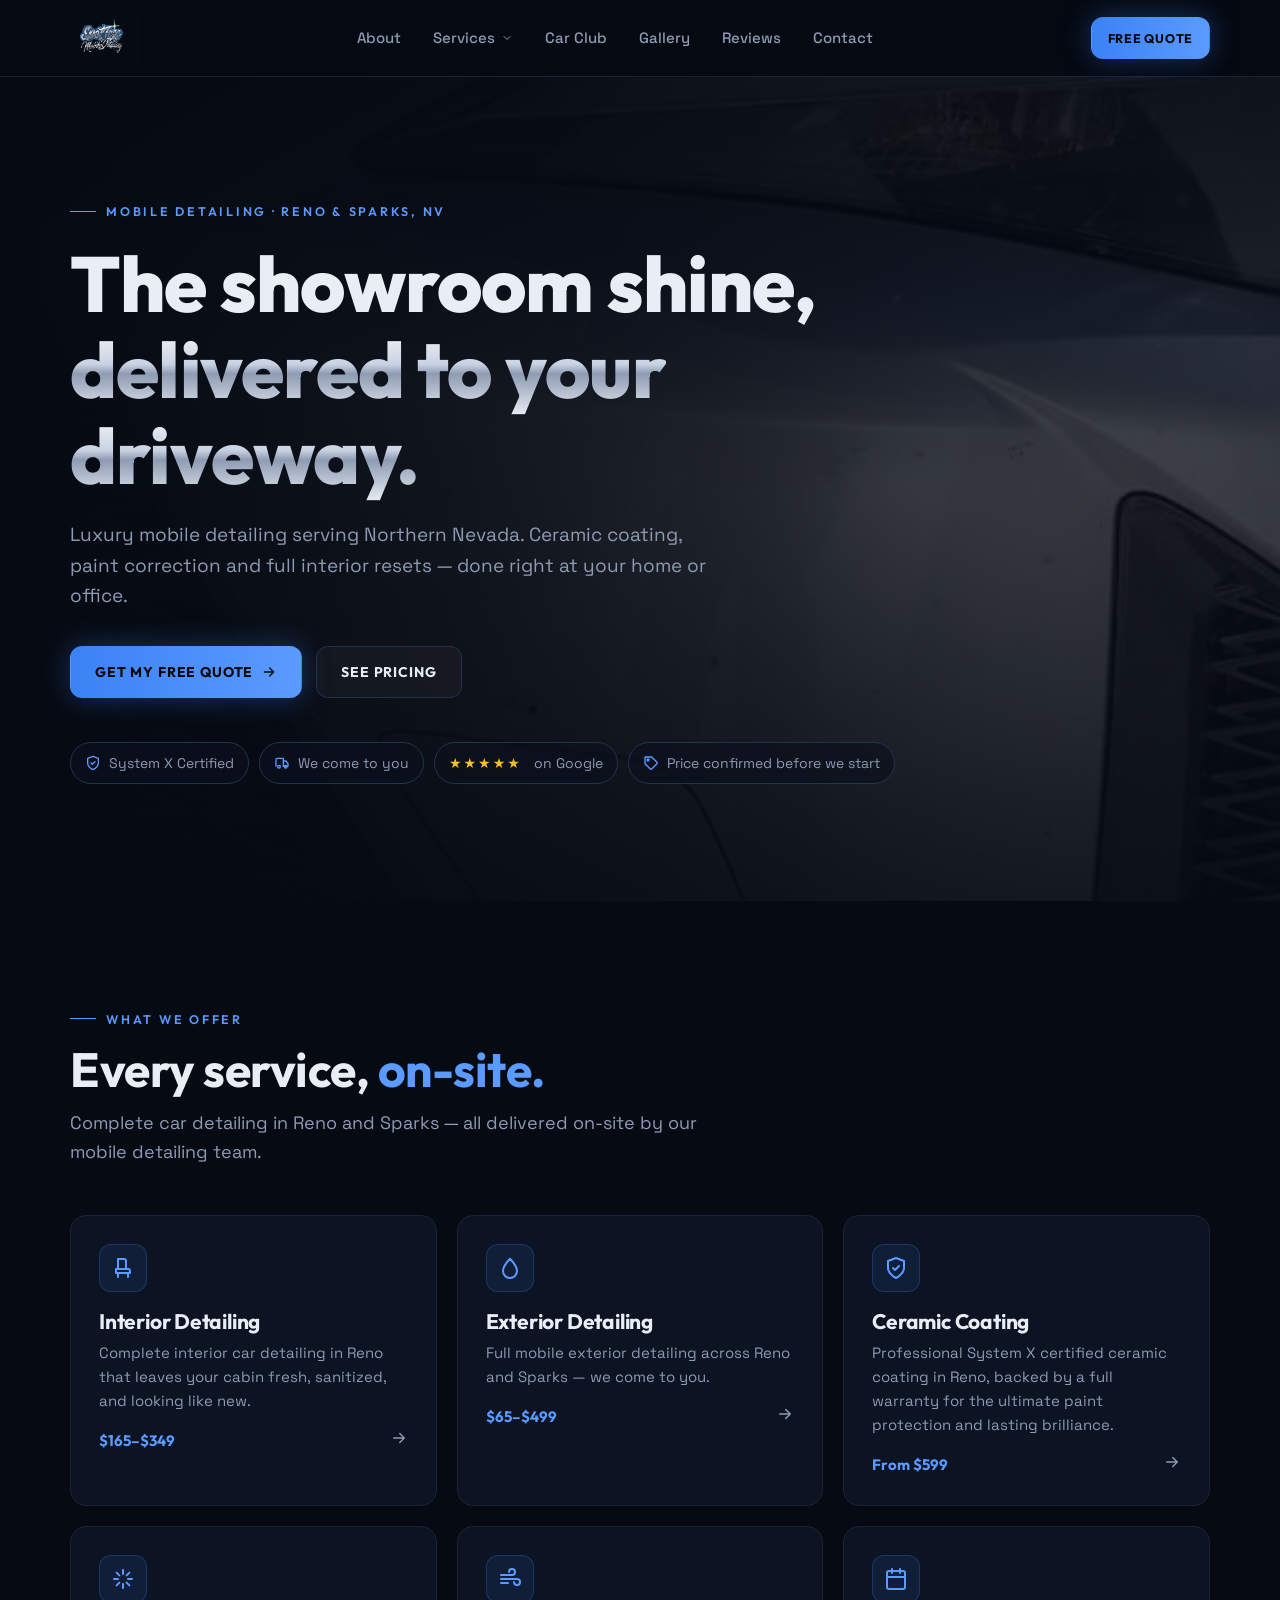
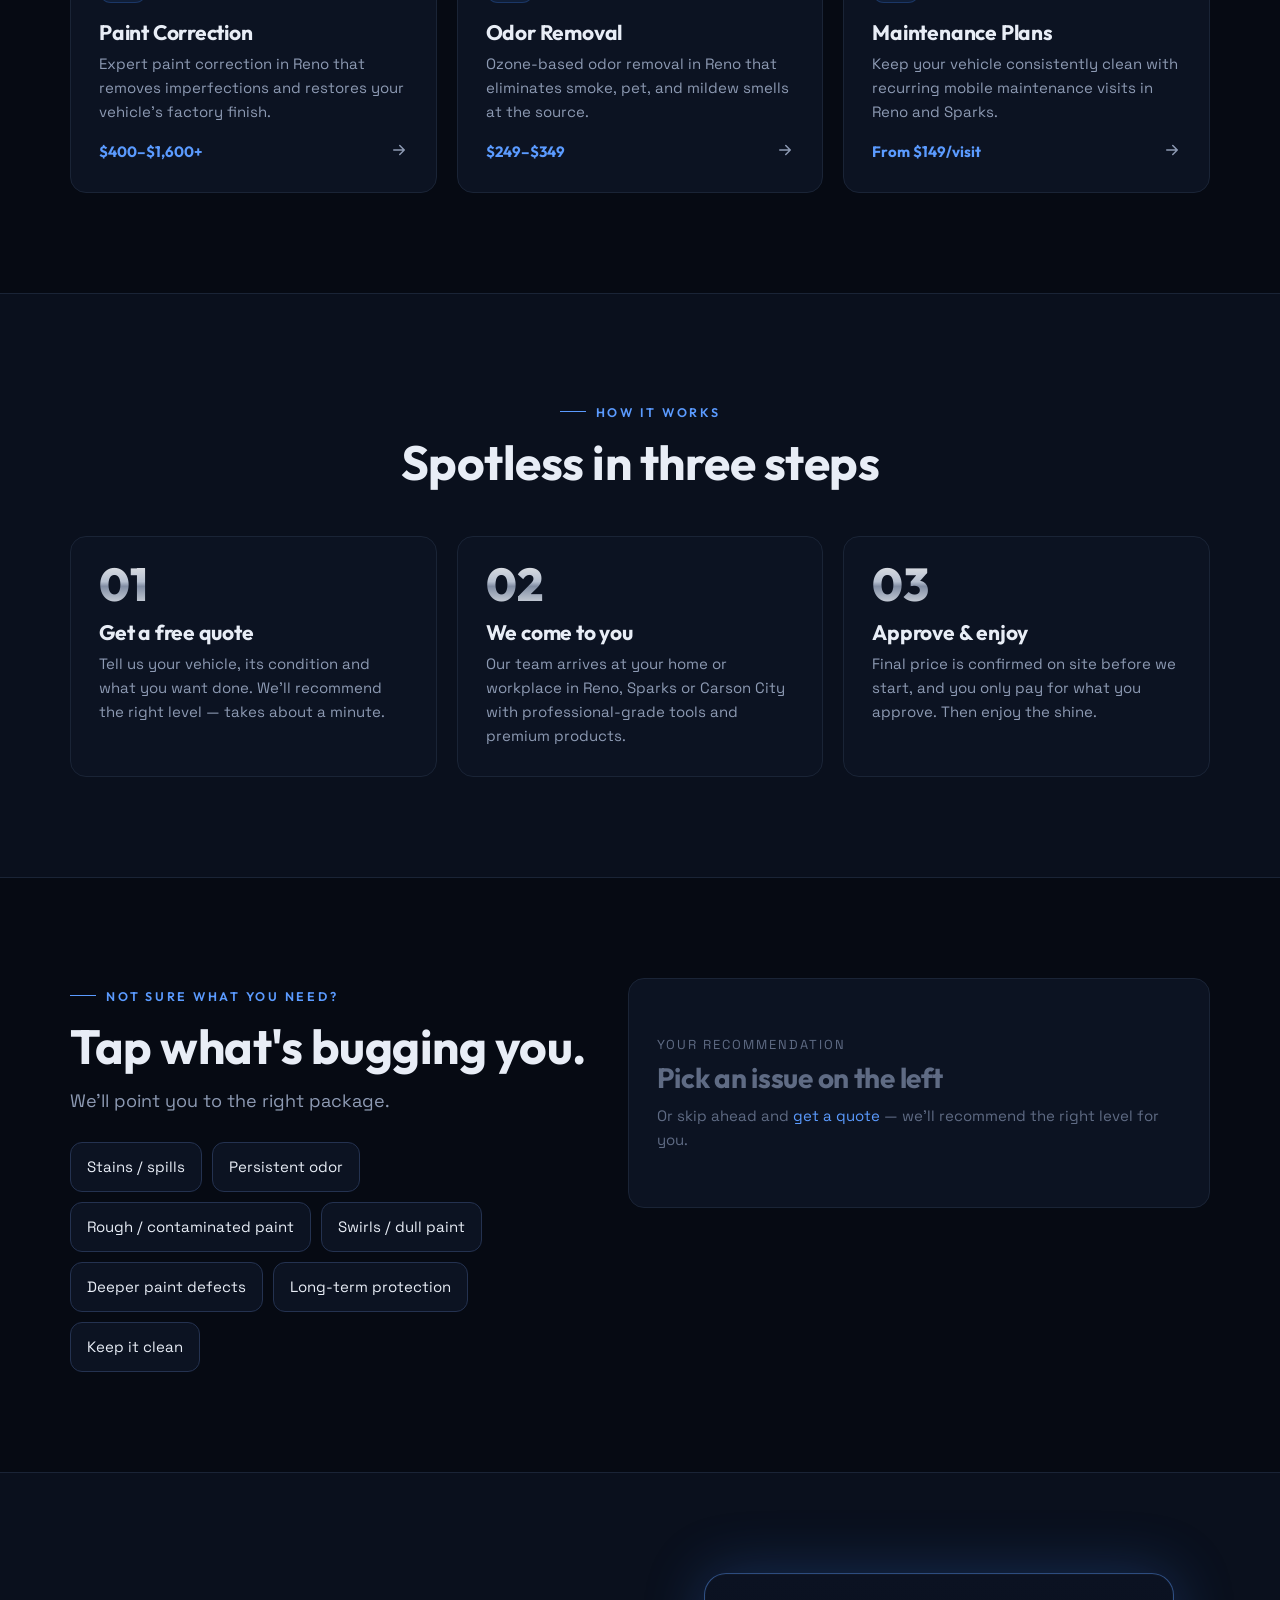
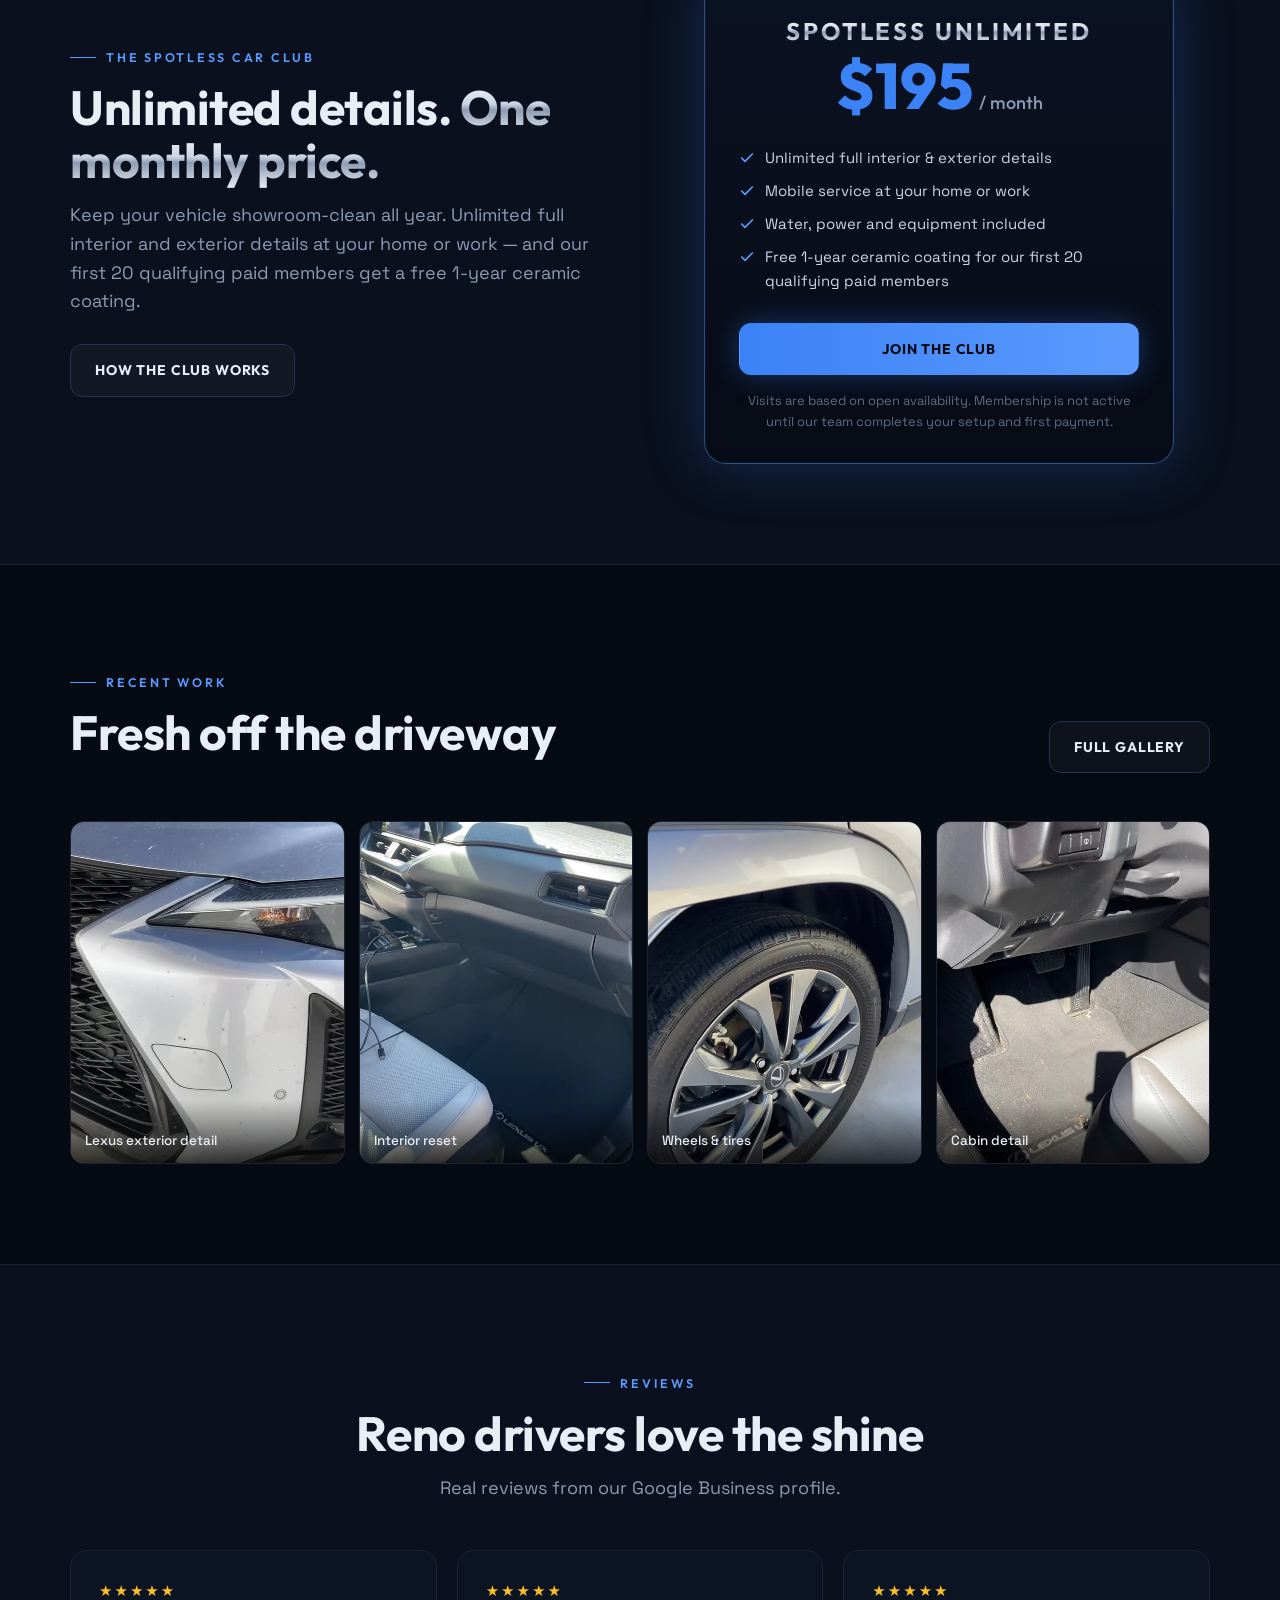
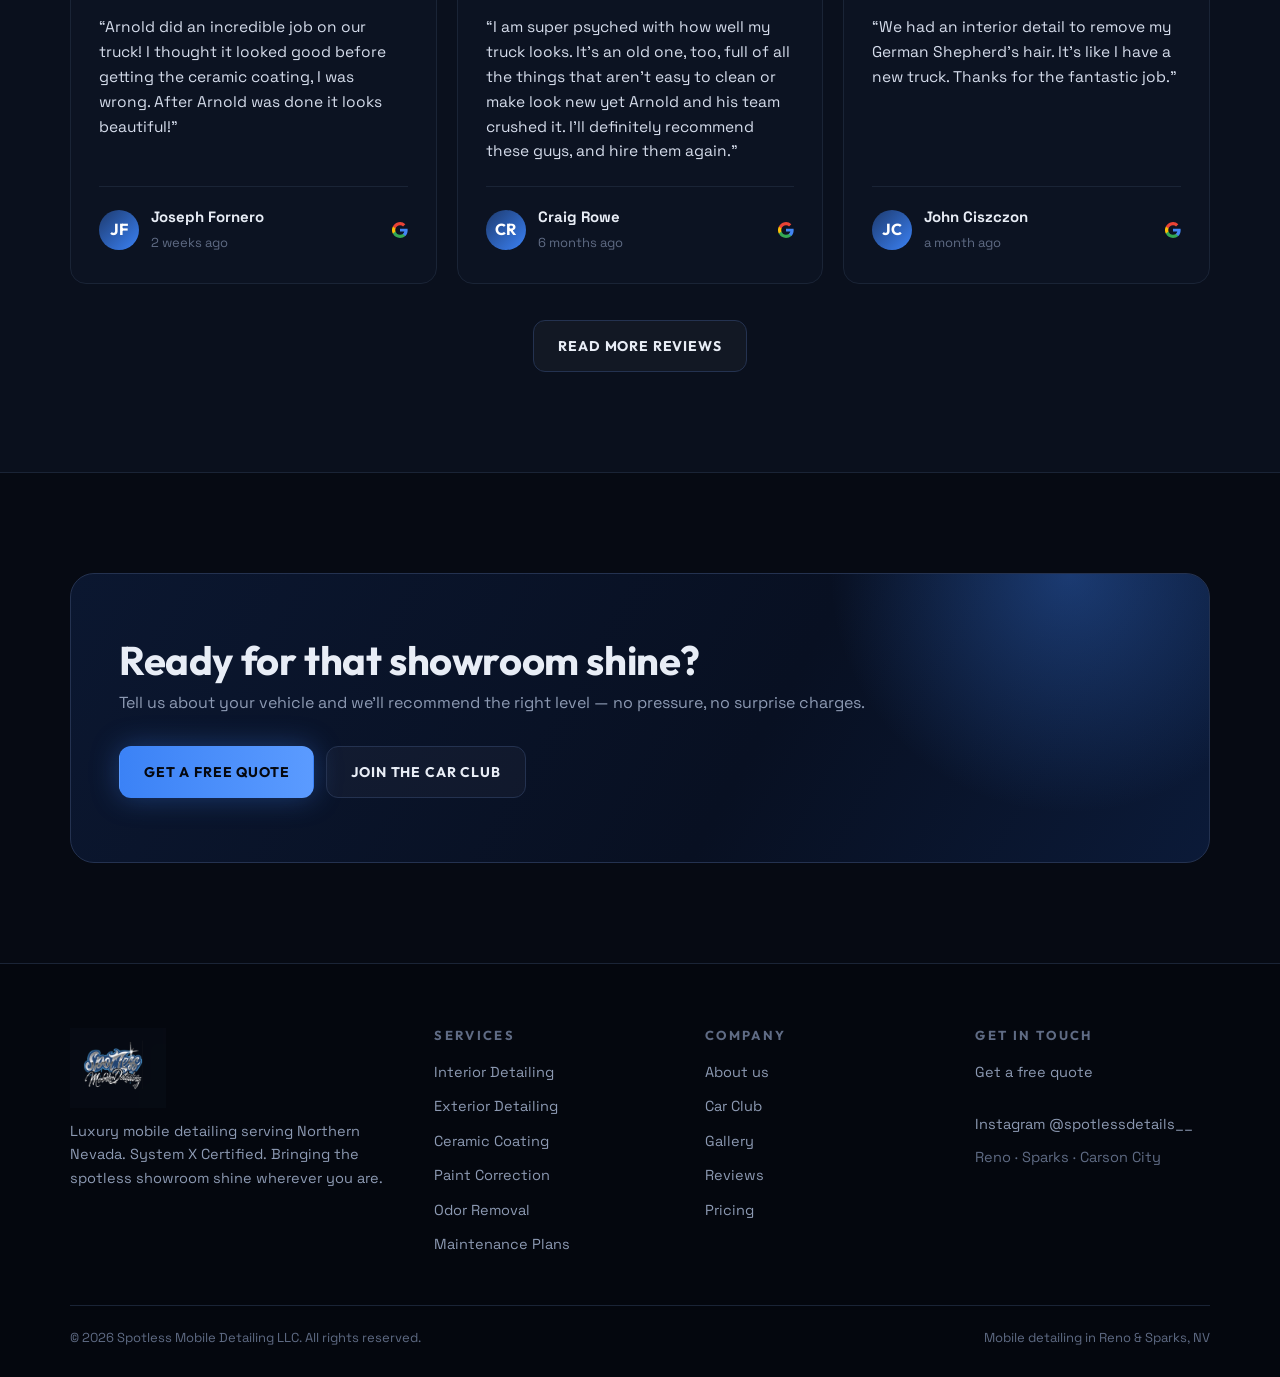
<file: index.html>
<!doctype html>
<html lang="en">
<head>
<meta charset="utf-8">
<meta name="viewport" content="width=device-width, initial-scale=1, viewport-fit=cover">
<title>Mobile Detailing Reno | Spotless Mobile Detailing</title>
<meta name="description" content="Luxury mobile detailing in Reno & Sparks, NV. System X certified ceramic coating, paint correction & interior detailing. We come to you — get your free quote.">
<link rel="canonical" href="https://spotlessdetailingreno.com/">
<meta name="theme-color" content="#060a13">
<meta property="og:type" content="website"><meta property="og:title" content="Mobile Detailing Reno | Spotless Mobile Detailing"><meta property="og:description" content="Luxury mobile detailing in Reno & Sparks, NV. System X certified ceramic coating, paint correction & interior detailing. We come to you — get your free quote.">
<meta property="og:url" content="https://spotlessdetailingreno.com/"><meta property="og:image" content="https://spotlessdetailingreno.com/assets/img/corvette.jpg">
<meta name="twitter:card" content="summary_large_image">
<link rel="icon" href="/assets/img/favicon.png">
<link rel="preconnect" href="https://fonts.googleapis.com"><link rel="preconnect" href="https://fonts.gstatic.com" crossorigin>
<link href="https://fonts.googleapis.com/css2?family=Outfit:wght@500;600;700;800&family=Space+Grotesk:wght@400;500;600&display=swap" rel="stylesheet">
<link rel="stylesheet" href="/assets/css/style.css">
<script type="application/ld+json">{"@context":"https://schema.org","@type":"AutoWash","name":"Spotless Mobile Detailing","alternateName":"Spotless Mobile Detailing LLC","url":"https://spotlessdetailingreno.com","logo":"https://spotlessdetailingreno.com/assets/img/logo.png","image":"https://spotlessdetailingreno.com/assets/img/corvette.jpg","description":"Luxury mobile detailing serving Reno, Sparks, Carson City and Northern Nevada. System X certified ceramic coating, paint correction and interior detailing.","areaServed":["Reno NV","Sparks NV","Carson City NV","Northern Nevada"],"priceRange":"$65–$1,600+","sameAs":["https://www.instagram.com/spotlessdetails__/"]}</script>
</head>
<body>
<a class="skip" href="#main">Skip to content</a>
<header class="hdr"><div class="wrap">
  <a class="brand" href="/" aria-label="Spotless Mobile Detailing home"><img src="/assets/img/logo.png" alt="Spotless Mobile Detailing" width="247" height="205"></a>
  <nav class="nav" aria-label="Main">
    <a href="/about">About</a>
    <div class="dd"><button aria-expanded="false" aria-haspopup="true">Services <svg viewBox="0 0 24 24" fill="none" stroke="currentColor" stroke-width="2" stroke-linecap="round" stroke-linejoin="round" aria-hidden="true" ><path d="m6 9 6 6 6-6"/></svg></button>
      <div class="dd-menu"><a href="/services#interior">Interior Detailing<small>$165–$349</small></a><a href="/services#exterior">Exterior Detailing<small>$65–$499</small></a><a href="/services#ceramic-coating">Ceramic Coating<small>From $599</small></a><a href="/services#paint-correction">Paint Correction<small>$400–$1,600+</small></a><a href="/services#odor-removal">Odor Removal<small>$249–$349</small></a><a href="/services#maintenance">Maintenance Plans<small>From $149/visit</small></a><a href="/services#pricing" style="color:var(--blue2)">All packages &amp; pricing →</a></div></div>
    <a href="/car-club">Car Club</a>
    <a href="/gallery">Gallery</a>
    <a href="/reviews">Reviews</a>
    <a href="/contact">Contact</a>
    <div class="mob-cta"><a class="btn btn-p" href="/contact">Get a free quote</a><a class="btn btn-g" href="/car-club">Join the car club</a></div>
  </nav>
  <div class="hdr-cta">
    <a class="btn btn-g btn-sm" data-phone href="#"><svg viewBox="0 0 24 24" fill="none" stroke="currentColor" stroke-width="2" stroke-linecap="round" stroke-linejoin="round" aria-hidden="true" style="width:15px;height:15px"><path d="M22 16.9v3a2 2 0 0 1-2.2 2 19.8 19.8 0 0 1-8.6-3.1 19.5 19.5 0 0 1-6-6A19.8 19.8 0 0 1 2.1 4.2 2 2 0 0 1 4.1 2h3a2 2 0 0 1 2 1.7c.1 1 .4 1.9.7 2.8a2 2 0 0 1-.5 2.1L8 9.9a16 16 0 0 0 6 6l1.3-1.3a2 2 0 0 1 2.1-.4c.9.3 1.8.6 2.8.7a2 2 0 0 1 1.7 2z"/></svg><span data-phone-text></span></a>
    <a class="btn btn-p btn-sm" href="/contact">Free quote</a>
    <button class="burger" aria-label="Menu" aria-expanded="false"><span></span></button>
  </div>
</div></header>
<main id="main">

<section class="hero">
  <div class="hero-media"><video data-auto autoplay muted loop playsinline preload="auto" poster="/assets/video/clip-01.jpg" src="/assets/video/hero.mp4" aria-hidden="true"></video></div>
  <div class="wrap">
    <span class="eyebrow">Mobile detailing · Reno &amp; Sparks, NV</span>
    <h1>The showroom shine, <span class="chrome">delivered to your driveway.</span></h1>
    <p class="lead">Luxury mobile detailing serving Northern Nevada. Ceramic coating, paint correction and full interior resets — done right at your home or office.</p>
    <div class="hero-ctas"><a class="btn btn-p" href="/contact">Get my free quote <svg viewBox="0 0 24 24" fill="none" stroke="currentColor" stroke-width="2" stroke-linecap="round" stroke-linejoin="round" aria-hidden="true" style="width:16px;height:16px"><path d="M5 12h14M13 6l6 6-6 6"/></svg></a><a class="btn btn-g" href="/services#pricing">See pricing</a></div>
    <div class="badges">
      <span class="badge"><svg viewBox="0 0 24 24" fill="none" stroke="currentColor" stroke-width="2" stroke-linecap="round" stroke-linejoin="round" aria-hidden="true" ><path d="M12 22s8-4 8-10V5l-8-3-8 3v7c0 6 8 10 8 10z"/><path d="m9 12 2 2 4-4"/></svg>System X Certified</span>
      <span class="badge"><svg viewBox="0 0 24 24" fill="none" stroke="currentColor" stroke-width="2" stroke-linecap="round" stroke-linejoin="round" aria-hidden="true" ><path d="M3 17V7a2 2 0 0 1 2-2h9v12"/><path d="M14 9h4l3 4v4h-7"/><circle cx="7.5" cy="17.5" r="2"/><circle cx="17.5" cy="17.5" r="2"/></svg>We come to you</span>
      <span class="badge"><span class="stars">★★★★★</span>&nbsp;on Google</span>
      <span class="badge"><svg viewBox="0 0 24 24" fill="none" stroke="currentColor" stroke-width="2" stroke-linecap="round" stroke-linejoin="round" aria-hidden="true" ><path d="M20.6 13.4 13.4 20.6a2 2 0 0 1-2.8 0L3 13V3h10l7.6 7.6a2 2 0 0 1 0 2.8z"/><circle cx="7.5" cy="7.5" r="1.5"/></svg>Price confirmed before we start</span>
    </div>
  </div>
</section>

<section class="sec"><div class="wrap">
  <div class="sec-head rv"><span class="eyebrow">What we offer</span><h2>Every service, <span class="blue">on-site.</span></h2>
  <p class="lead">Complete car detailing in Reno and Sparks — all delivered on-site by our mobile detailing team.</p></div>
  <div class="grid g3">
  <a class="card rv" href="/services#interior"><div class="ico"><svg viewBox="0 0 24 24" fill="none" stroke="currentColor" stroke-width="2" stroke-linecap="round" stroke-linejoin="round" aria-hidden="true" ><path d="M7 3h6a2 2 0 0 1 2 2v8H7z"/><path d="M5 13h12a2 2 0 0 1 2 2v2H5z"/><path d="M7 17v4M17 17v4"/></svg></div><h3>Interior Detailing</h3><p>Complete interior car detailing in Reno that leaves your cabin fresh, sanitized, and looking like new.</p><div class="price">$165–$349<span class="arrow"><svg viewBox="0 0 24 24" fill="none" stroke="currentColor" stroke-width="2" stroke-linecap="round" stroke-linejoin="round" aria-hidden="true" style="width:18px;height:18px;color:var(--muted)"><path d="M5 12h14M13 6l6 6-6 6"/></svg></span></div></a><a class="card rv" href="/services#exterior"><div class="ico"><svg viewBox="0 0 24 24" fill="none" stroke="currentColor" stroke-width="2" stroke-linecap="round" stroke-linejoin="round" aria-hidden="true" ><path d="M12 2.7S5 10 5 15a7 7 0 0 0 14 0c0-5-7-12.3-7-12.3z"/></svg></div><h3>Exterior Detailing</h3><p>Full mobile exterior detailing across Reno and Sparks — we come to you.</p><div class="price">$65–$499<span class="arrow"><svg viewBox="0 0 24 24" fill="none" stroke="currentColor" stroke-width="2" stroke-linecap="round" stroke-linejoin="round" aria-hidden="true" style="width:18px;height:18px;color:var(--muted)"><path d="M5 12h14M13 6l6 6-6 6"/></svg></span></div></a><a class="card rv" href="/services#ceramic-coating"><div class="ico"><svg viewBox="0 0 24 24" fill="none" stroke="currentColor" stroke-width="2" stroke-linecap="round" stroke-linejoin="round" aria-hidden="true" ><path d="M12 22s8-4 8-10V5l-8-3-8 3v7c0 6 8 10 8 10z"/><path d="m9 12 2 2 4-4"/></svg></div><h3>Ceramic Coating</h3><p>Professional System X certified ceramic coating in Reno, backed by a full warranty for the ultimate paint protection and lasting brilliance.</p><div class="price">From $599<span class="arrow"><svg viewBox="0 0 24 24" fill="none" stroke="currentColor" stroke-width="2" stroke-linecap="round" stroke-linejoin="round" aria-hidden="true" style="width:18px;height:18px;color:var(--muted)"><path d="M5 12h14M13 6l6 6-6 6"/></svg></span></div></a><a class="card rv" href="/services#paint-correction"><div class="ico"><svg viewBox="0 0 24 24" fill="none" stroke="currentColor" stroke-width="2" stroke-linecap="round" stroke-linejoin="round" aria-hidden="true" ><path d="M12 3v4M12 17v4M3 12h4M17 12h4M5.6 5.6l2.8 2.8M15.6 15.6l2.8 2.8M5.6 18.4l2.8-2.8M15.6 8.4l2.8-2.8"/></svg></div><h3>Paint Correction</h3><p>Expert paint correction in Reno that removes imperfections and restores your vehicle's factory finish.</p><div class="price">$400–$1,600+<span class="arrow"><svg viewBox="0 0 24 24" fill="none" stroke="currentColor" stroke-width="2" stroke-linecap="round" stroke-linejoin="round" aria-hidden="true" style="width:18px;height:18px;color:var(--muted)"><path d="M5 12h14M13 6l6 6-6 6"/></svg></span></div></a><a class="card rv" href="/services#odor-removal"><div class="ico"><svg viewBox="0 0 24 24" fill="none" stroke="currentColor" stroke-width="2" stroke-linecap="round" stroke-linejoin="round" aria-hidden="true" ><path d="M3 8h11a3 3 0 1 0-3-3"/><path d="M3 12h16a3 3 0 1 1-3 3"/><path d="M3 16h7"/></svg></div><h3>Odor Removal</h3><p>Ozone-based odor removal in Reno that eliminates smoke, pet, and mildew smells at the source.</p><div class="price">$249–$349<span class="arrow"><svg viewBox="0 0 24 24" fill="none" stroke="currentColor" stroke-width="2" stroke-linecap="round" stroke-linejoin="round" aria-hidden="true" style="width:18px;height:18px;color:var(--muted)"><path d="M5 12h14M13 6l6 6-6 6"/></svg></span></div></a><a class="card rv" href="/services#maintenance"><div class="ico"><svg viewBox="0 0 24 24" fill="none" stroke="currentColor" stroke-width="2" stroke-linecap="round" stroke-linejoin="round" aria-hidden="true" ><rect x="3" y="4" width="18" height="18" rx="2"/><path d="M16 2v4M8 2v4M3 10h18"/></svg></div><h3>Maintenance Plans</h3><p>Keep your vehicle consistently clean with recurring mobile maintenance visits in Reno and Sparks.</p><div class="price">From $149/visit<span class="arrow"><svg viewBox="0 0 24 24" fill="none" stroke="currentColor" stroke-width="2" stroke-linecap="round" stroke-linejoin="round" aria-hidden="true" style="width:18px;height:18px;color:var(--muted)"><path d="M5 12h14M13 6l6 6-6 6"/></svg></span></div></a>
  </div>
</div></section>

<section class="sec sec-alt"><div class="wrap">
  <div class="sec-head center rv"><span class="eyebrow">How it works</span><h2>Spotless in three steps</h2></div>
  <div class="grid g3 steps">
    <div class="card step rv"><h3>Get a free quote</h3><p>Tell us your vehicle, its condition and what you want done. We'll recommend the right level — takes about a minute.</p></div>
    <div class="card step rv"><h3>We come to you</h3><p>Our team arrives at your home or workplace in Reno, Sparks or Carson City with professional-grade tools and premium products.</p></div>
    <div class="card step rv"><h3>Approve &amp; enjoy</h3><p>Final price is confirmed on site before we start, and you only pay for what you approve. Then enjoy the shine.</p></div>
  </div>
</div></section>

<section class="sec"><div class="wrap">
  <div class="matcher">
    <div class="rv"><span class="eyebrow">Not sure what you need?</span><h2>Tap what's bugging you.</h2>
      <p class="lead" style="margin-bottom:26px">We'll point you to the right package.</p>
      <div class="chips"><button class="chip" aria-pressed="false" data-svc="Interior Gold" data-pick="Full detail Gold" data-link="/services#pricing" data-why="A deeper interior reset that targets stains, spills and ground-in grime.">Stains / spills</button><button class="chip" aria-pressed="false" data-svc="Interior Platinum" data-pick="Odor Removal &amp; Ozone Treatment" data-link="/services#odor-removal" data-why="Our top interior level plus ozone treatment to eliminate smoke, pet and mildew smells at the source.">Persistent odor</button><button class="chip" aria-pressed="false" data-svc="Exterior Gold" data-pick="Exterior &amp; Mobile Detailing" data-link="/services#exterior" data-why="Paint decontamination removes bonded contaminants so your paint feels glass-smooth again.">Rough / contaminated paint</button><button class="chip" aria-pressed="false" data-svc="Exterior Platinum or One-Step Polish" data-pick="Paint Correction" data-link="/services#paint-correction" data-why="A polish brings back gloss and clarity by removing light swirls and haze.">Swirls / dull paint</button><button class="chip" aria-pressed="false" data-svc="Multi-Step Paint Correction" data-pick="Paint Correction" data-link="/services#paint-correction" data-why="Multi-stage polishing for deeper scratches and heavy swirl marks to restore a factory finish.">Deeper paint defects</button><button class="chip" aria-pressed="false" data-svc="System X Ceramic Coating" data-pick="Ceramic Coating" data-link="/services#ceramic-coating" data-why="Certified, warranty-backed ceramic protection — hydrophobic, UV-resistant, with deeper gloss.">Long-term protection</button><button class="chip" aria-pressed="false" data-svc="Maintenance Program" data-pick="Maintenance Detailing Plans" data-link="/services#maintenance" data-why="Recurring mobile visits — monthly or bi-monthly, coating-safe, with no long-term contract. Or go unlimited with the Car Club.">Keep it clean</button></div></div>
    <div class="card match-out rv" id="match-out" aria-live="polite"><div class="k">Your recommendation</div><h3 style="color:var(--dim)">Pick an issue on the left</h3><p style="color:var(--dim)">Or skip ahead and <a href="/contact" class="blue">get a quote</a> — we'll recommend the right level for you.</p></div>
  </div>
</div></section>

<section class="sec sec-alt"><div class="wrap split">
  <div class="rv"><span class="eyebrow">The Spotless Car Club</span><h2>Unlimited details. <span class="chrome">One monthly price.</span></h2>
    <p class="lead">Keep your vehicle showroom-clean all year. Unlimited full interior and exterior details at your home or work — and our first 20 qualifying paid members get a free 1-year ceramic coating.</p>
    <div class="svc-acts" style="margin-top:28px"><a class="btn btn-g" href="/car-club">How the club works</a></div></div>
  <div class="club rv"><h3 class="chrome">Spotless Unlimited</h3>
<div class="amt">$195<small>/ month</small></div>
<ul class="ticks"><li>Unlimited full interior &amp; exterior details</li><li>Mobile service at your home or work</li><li>Water, power and equipment included</li><li>Free 1-year ceramic coating for our first 20 qualifying paid members</li></ul>
<a class="btn btn-p btn-block" href="/car-club#join">Join the club</a>
<p class="fine">Visits are based on open availability. Membership is not active until our team completes your setup and first payment.</p></div>
</div></section>

<section class="sec"><div class="wrap">
  <div class="sec-head rv" style="display:flex;justify-content:space-between;align-items:end;gap:20px;flex-wrap:wrap"><div><span class="eyebrow">Recent work</span><h2>Fresh off the driveway</h2></div><a class="btn btn-g" href="/gallery">Full gallery</a></div>
  <div class="gal">
    <div class="tile rv"><video data-auto muted loop playsinline preload="none" poster="/assets/video/clip-01.jpg" data-src="/assets/video/clip-01.mp4" aria-label="Lexus exterior detail"></video><div class="cap">Lexus exterior detail</div></div><div class="tile rv"><video data-auto muted loop playsinline preload="none" poster="/assets/video/clip-07.jpg" data-src="/assets/video/clip-07.mp4" aria-label="Interior reset"></video><div class="cap">Interior reset</div></div><div class="tile rv"><video data-auto muted loop playsinline preload="none" poster="/assets/video/clip-03.jpg" data-src="/assets/video/clip-03.mp4" aria-label="Wheels &amp; tires"></video><div class="cap">Wheels &amp; tires</div></div><div class="tile rv"><video data-auto muted loop playsinline preload="none" poster="/assets/video/clip-05.jpg" data-src="/assets/video/clip-05.mp4" aria-label="Cabin detail"></video><div class="cap">Cabin detail</div></div>
  </div>
</div></section>

<section class="sec sec-alt"><div class="wrap">
  <div class="sec-head center rv"><span class="eyebrow">Reviews</span><h2>Reno drivers love the shine</h2>
  <p class="lead">Real reviews from our Google Business profile.</p></div>
  <div class="grid g3"><article class="card rev rv"><div class="stars" aria-label="5 out of 5 stars">★★★★★</div>
<p>“Arnold did an incredible job on our truck! I thought it looked good before getting the ceramic coating, I was wrong. After Arnold was done it looks beautiful!”</p>
<div class="who"><div class="av">JF</div><div><b>Joseph Fornero</b><small>2 weeks ago</small></div><span class="g-tag" style="margin-left:auto"><svg viewBox="0 0 24 24" aria-hidden="true"><path fill="#4285F4" d="M23.5 12.3c0-.8-.1-1.6-.2-2.3H12v4.4h6.5a5.5 5.5 0 0 1-2.4 3.6v3h3.9c2.2-2.1 3.5-5.1 3.5-8.7z"/><path fill="#34A853" d="M12 24c3.2 0 6-1.1 8-2.9l-3.9-3c-1.1.7-2.5 1.2-4.1 1.2-3.1 0-5.8-2.1-6.7-5H1.3v3.1A12 12 0 0 0 12 24z"/><path fill="#FBBC05" d="M5.3 14.3a7.2 7.2 0 0 1 0-4.6V6.6h-4a12 12 0 0 0 0 10.8z"/><path fill="#EA4335" d="M12 4.8c1.8 0 3.3.6 4.6 1.8l3.4-3.4A12 12 0 0 0 1.3 6.6l4 3.1c.9-2.8 3.6-4.9 6.7-4.9z"/></svg></span></div></article><article class="card rev rv"><div class="stars" aria-label="5 out of 5 stars">★★★★★</div>
<p>“I am super psyched with how well my truck looks. It’s an old one, too, full of all the things that aren’t easy to clean or make look new yet Arnold and his team crushed it. I’ll definitely recommend these guys, and hire them again.”</p>
<div class="who"><div class="av">CR</div><div><b>Craig Rowe</b><small>6 months ago</small></div><span class="g-tag" style="margin-left:auto"><svg viewBox="0 0 24 24" aria-hidden="true"><path fill="#4285F4" d="M23.5 12.3c0-.8-.1-1.6-.2-2.3H12v4.4h6.5a5.5 5.5 0 0 1-2.4 3.6v3h3.9c2.2-2.1 3.5-5.1 3.5-8.7z"/><path fill="#34A853" d="M12 24c3.2 0 6-1.1 8-2.9l-3.9-3c-1.1.7-2.5 1.2-4.1 1.2-3.1 0-5.8-2.1-6.7-5H1.3v3.1A12 12 0 0 0 12 24z"/><path fill="#FBBC05" d="M5.3 14.3a7.2 7.2 0 0 1 0-4.6V6.6h-4a12 12 0 0 0 0 10.8z"/><path fill="#EA4335" d="M12 4.8c1.8 0 3.3.6 4.6 1.8l3.4-3.4A12 12 0 0 0 1.3 6.6l4 3.1c.9-2.8 3.6-4.9 6.7-4.9z"/></svg></span></div></article><article class="card rev rv"><div class="stars" aria-label="5 out of 5 stars">★★★★★</div>
<p>“We had an interior detail to remove my German Shepherd’s hair. It’s like I have a new truck. Thanks for the fantastic job.”</p>
<div class="who"><div class="av">JC</div><div><b>John Ciszczon</b><small>a month ago</small></div><span class="g-tag" style="margin-left:auto"><svg viewBox="0 0 24 24" aria-hidden="true"><path fill="#4285F4" d="M23.5 12.3c0-.8-.1-1.6-.2-2.3H12v4.4h6.5a5.5 5.5 0 0 1-2.4 3.6v3h3.9c2.2-2.1 3.5-5.1 3.5-8.7z"/><path fill="#34A853" d="M12 24c3.2 0 6-1.1 8-2.9l-3.9-3c-1.1.7-2.5 1.2-4.1 1.2-3.1 0-5.8-2.1-6.7-5H1.3v3.1A12 12 0 0 0 12 24z"/><path fill="#FBBC05" d="M5.3 14.3a7.2 7.2 0 0 1 0-4.6V6.6h-4a12 12 0 0 0 0 10.8z"/><path fill="#EA4335" d="M12 4.8c1.8 0 3.3.6 4.6 1.8l3.4-3.4A12 12 0 0 0 1.3 6.6l4 3.1c.9-2.8 3.6-4.9 6.7-4.9z"/></svg></span></div></article></div>
  <div class="center rv" style="margin-top:36px"><a class="btn btn-g" href="/reviews">Read more reviews</a></div>
</div></section>
<section class="wrap rv" style="margin-top:100px"><div class="band"><div style="position:relative;z-index:1"><h2>Ready for that showroom shine?</h2><p>Tell us about your vehicle and we'll recommend the right level — no pressure, no surprise charges.</p></div>
<div class="acts"><a class="btn btn-p" href="/contact">Get a free quote</a><a class="btn btn-g" href="/car-club">Join the car club</a></div></div></section>

</main>
<footer class="ftr"><div class="wrap">
  <div class="ftr-grid">
    <div><img src="/assets/img/logo.png" alt="Spotless Mobile Detailing" width="247" height="205" loading="lazy">
      <p>Luxury mobile detailing serving Northern Nevada. System X Certified. Bringing the spotless showroom shine wherever you are.</p></div>
    <div><h4>Services</h4><ul><li><a href="/services#interior">Interior Detailing</a></li><li><a href="/services#exterior">Exterior Detailing</a></li><li><a href="/services#ceramic-coating">Ceramic Coating</a></li><li><a href="/services#paint-correction">Paint Correction</a></li><li><a href="/services#odor-removal">Odor Removal</a></li><li><a href="/services#maintenance">Maintenance Plans</a></li></ul></div>
    <div><h4>Company</h4><ul><li><a href="/about">About us</a></li><li><a href="/car-club">Car Club</a></li><li><a href="/gallery">Gallery</a></li><li><a href="/reviews">Reviews</a></li><li><a href="/services#pricing">Pricing</a></li></ul></div>
    <div><h4>Get in touch</h4><ul>
      <li><a href="/contact">Get a free quote</a></li>
      <li><a data-phone href="#"><span data-phone-text></span></a></li>
      <li><a data-email href="#"><span data-email-text></span></a></li>
      <li><a data-ig href="#" target="_blank" rel="noopener">Instagram @spotlessdetails__</a></li>
      <li style="color:var(--dim);font-size:14.5px">Reno · Sparks · Carson City</li></ul></div>
  </div>
  <div class="ftr-base"><span>© <span id="yr">2026</span> Spotless Mobile Detailing LLC. All rights reserved.</span><span>Mobile detailing in Reno &amp; Sparks, NV</span></div>
</div></footer>
<div class="mbar"><a class="btn btn-g" data-phone href="#"><svg viewBox="0 0 24 24" fill="none" stroke="currentColor" stroke-width="2" stroke-linecap="round" stroke-linejoin="round" aria-hidden="true" style="width:15px;height:15px"><path d="M22 16.9v3a2 2 0 0 1-2.2 2 19.8 19.8 0 0 1-8.6-3.1 19.5 19.5 0 0 1-6-6A19.8 19.8 0 0 1 2.1 4.2 2 2 0 0 1 4.1 2h3a2 2 0 0 1 2 1.7c.1 1 .4 1.9.7 2.8a2 2 0 0 1-.5 2.1L8 9.9a16 16 0 0 0 6 6l1.3-1.3a2 2 0 0 1 2.1-.4c.9.3 1.8.6 2.8.7a2 2 0 0 1 1.7 2z"/></svg>Call</a><a class="btn btn-g" data-phone-fallback href="/car-club">Car Club</a><a class="btn btn-p" href="/contact">Free quote</a></div>
<script src="/assets/js/main.js" defer></script>
</body>
</html>
</file>
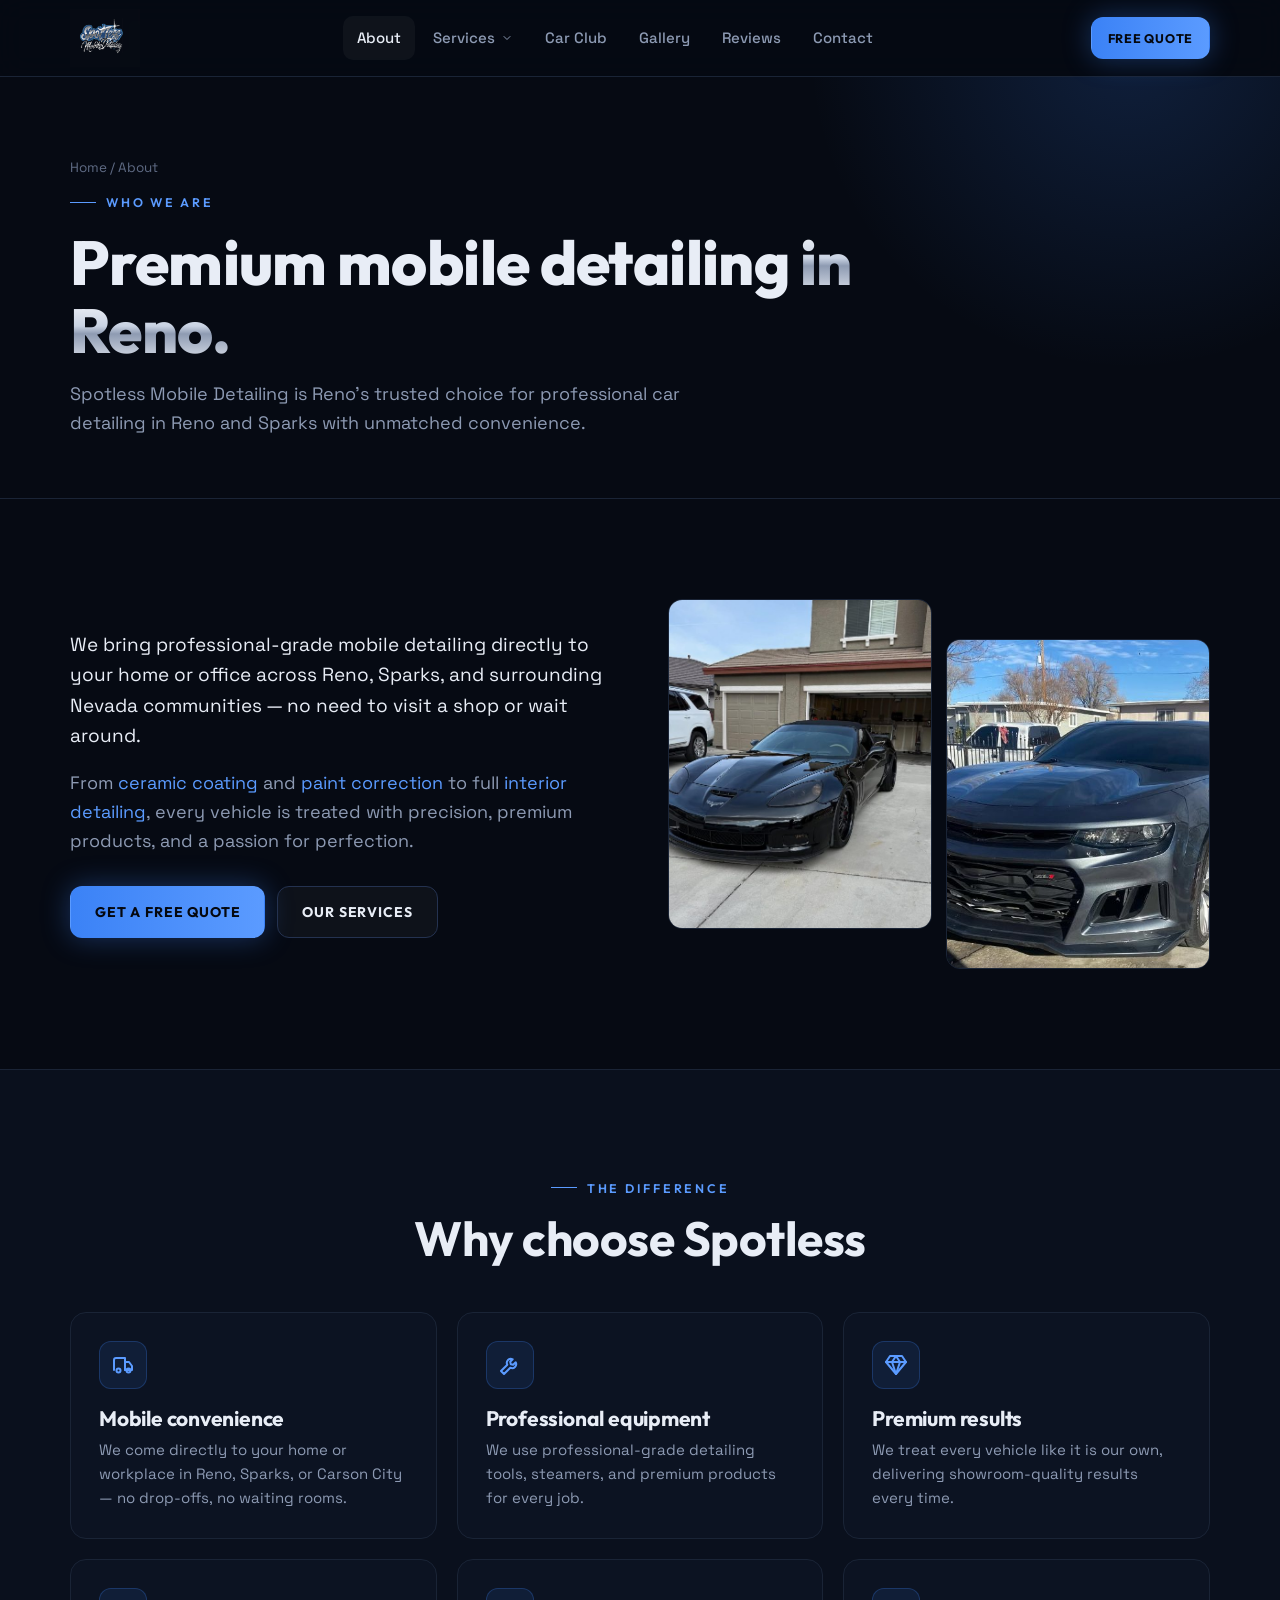
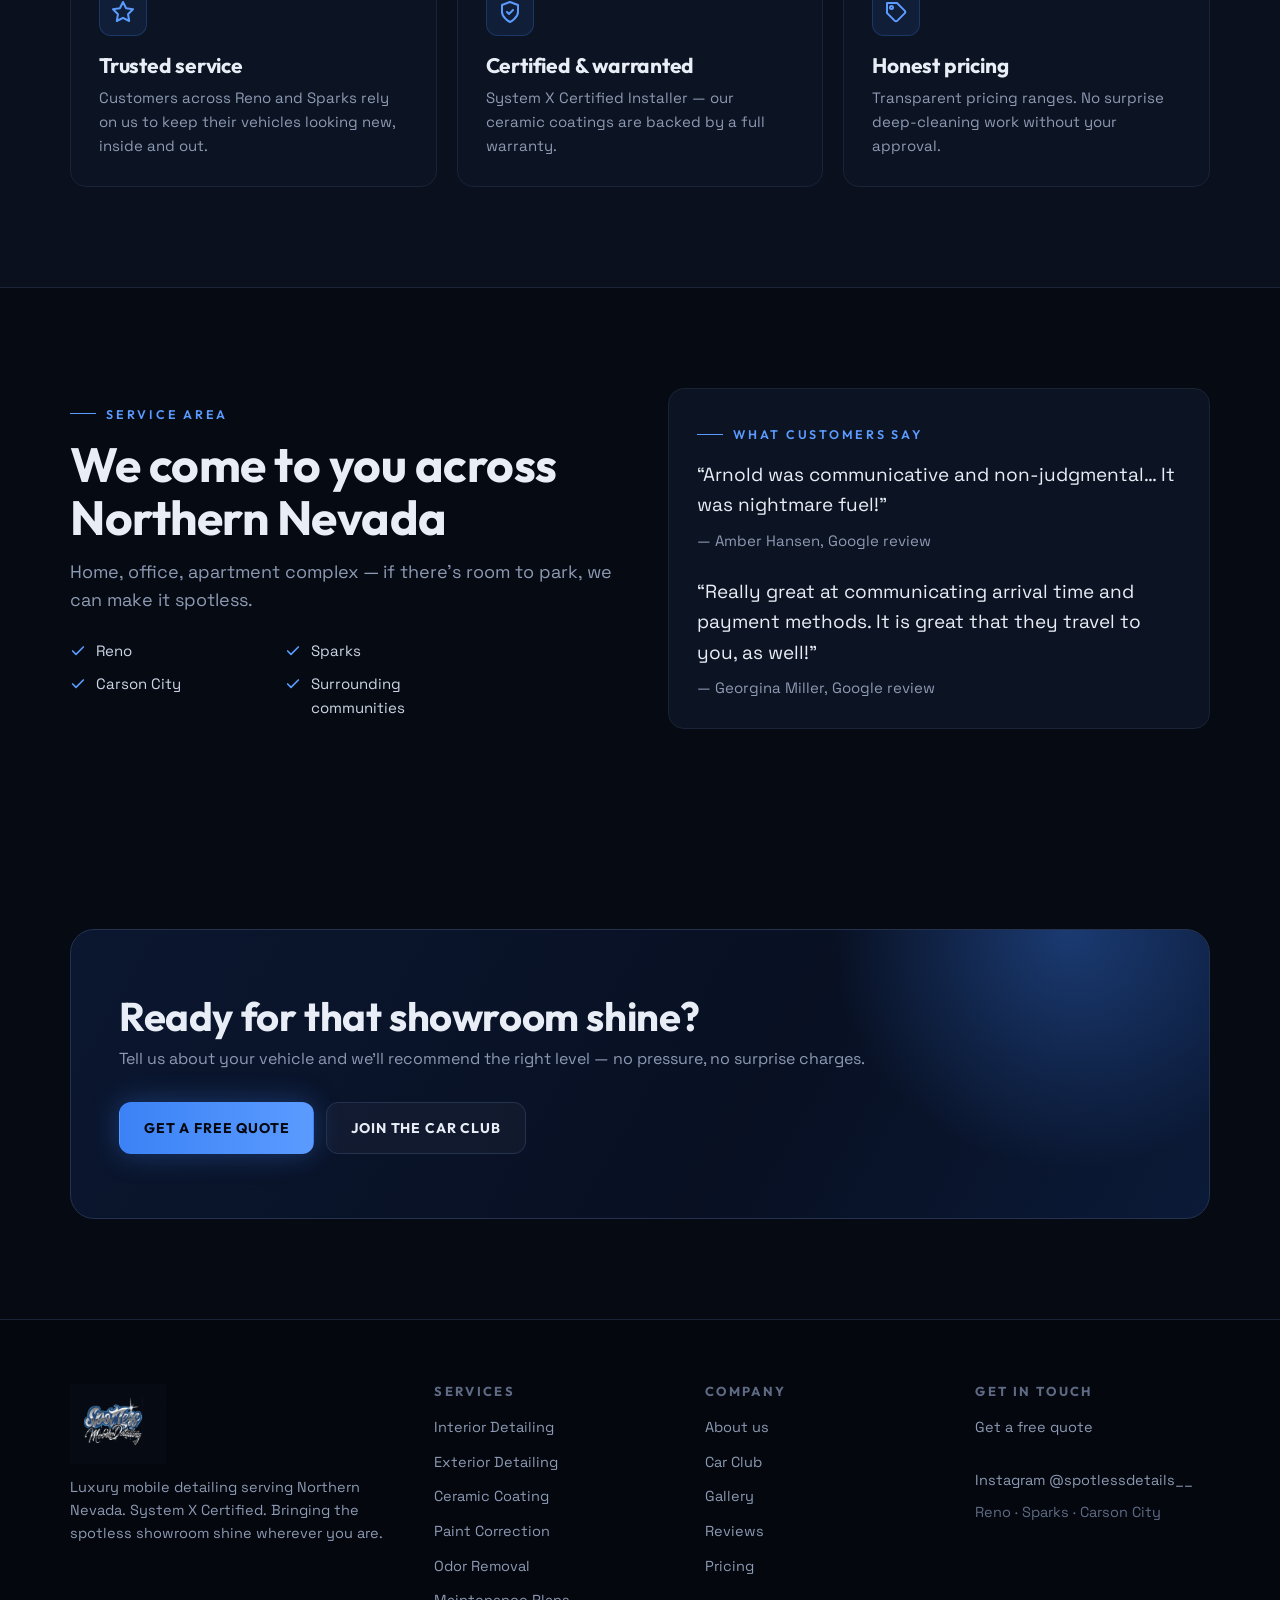
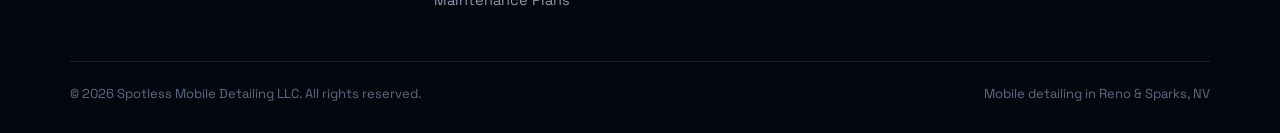
<file: about.html>
<!doctype html>
<html lang="en">
<head>
<meta charset="utf-8">
<meta name="viewport" content="width=device-width, initial-scale=1, viewport-fit=cover">
<title>About Us | Spotless Mobile Detailing Reno</title>
<meta name="description" content="Spotless Mobile Detailing brings professional-grade mobile detailing to your home or office across Reno, Sparks and Northern Nevada.">
<link rel="canonical" href="https://spotlessdetailingreno.com/about">
<meta name="theme-color" content="#060a13">
<meta property="og:type" content="website"><meta property="og:title" content="About Us | Spotless Mobile Detailing Reno"><meta property="og:description" content="Spotless Mobile Detailing brings professional-grade mobile detailing to your home or office across Reno, Sparks and Northern Nevada.">
<meta property="og:url" content="https://spotlessdetailingreno.com/about"><meta property="og:image" content="https://spotlessdetailingreno.com/assets/img/corvette.jpg">
<meta name="twitter:card" content="summary_large_image">
<link rel="icon" href="/assets/img/favicon.png">
<link rel="preconnect" href="https://fonts.googleapis.com"><link rel="preconnect" href="https://fonts.gstatic.com" crossorigin>
<link href="https://fonts.googleapis.com/css2?family=Outfit:wght@500;600;700;800&family=Space+Grotesk:wght@400;500;600&display=swap" rel="stylesheet">
<link rel="stylesheet" href="/assets/css/style.css">
<script type="application/ld+json">{"@context":"https://schema.org","@type":"AutoWash","name":"Spotless Mobile Detailing","alternateName":"Spotless Mobile Detailing LLC","url":"https://spotlessdetailingreno.com","logo":"https://spotlessdetailingreno.com/assets/img/logo.png","image":"https://spotlessdetailingreno.com/assets/img/corvette.jpg","description":"Luxury mobile detailing serving Reno, Sparks, Carson City and Northern Nevada. System X certified ceramic coating, paint correction and interior detailing.","areaServed":["Reno NV","Sparks NV","Carson City NV","Northern Nevada"],"priceRange":"$65–$1,600+","sameAs":["https://www.instagram.com/spotlessdetails__/"]}</script>
</head>
<body>
<a class="skip" href="#main">Skip to content</a>
<header class="hdr"><div class="wrap">
  <a class="brand" href="/" aria-label="Spotless Mobile Detailing home"><img src="/assets/img/logo.png" alt="Spotless Mobile Detailing" width="247" height="205"></a>
  <nav class="nav" aria-label="Main">
    <a href="/about" class="on">About</a>
    <div class="dd"><button aria-expanded="false" aria-haspopup="true">Services <svg viewBox="0 0 24 24" fill="none" stroke="currentColor" stroke-width="2" stroke-linecap="round" stroke-linejoin="round" aria-hidden="true" ><path d="m6 9 6 6 6-6"/></svg></button>
      <div class="dd-menu"><a href="/services#interior">Interior Detailing<small>$165–$349</small></a><a href="/services#exterior">Exterior Detailing<small>$65–$499</small></a><a href="/services#ceramic-coating">Ceramic Coating<small>From $599</small></a><a href="/services#paint-correction">Paint Correction<small>$400–$1,600+</small></a><a href="/services#odor-removal">Odor Removal<small>$249–$349</small></a><a href="/services#maintenance">Maintenance Plans<small>From $149/visit</small></a><a href="/services#pricing" style="color:var(--blue2)">All packages &amp; pricing →</a></div></div>
    <a href="/car-club">Car Club</a>
    <a href="/gallery">Gallery</a>
    <a href="/reviews">Reviews</a>
    <a href="/contact">Contact</a>
    <div class="mob-cta"><a class="btn btn-p" href="/contact">Get a free quote</a><a class="btn btn-g" href="/car-club">Join the car club</a></div>
  </nav>
  <div class="hdr-cta">
    <a class="btn btn-g btn-sm" data-phone href="#"><svg viewBox="0 0 24 24" fill="none" stroke="currentColor" stroke-width="2" stroke-linecap="round" stroke-linejoin="round" aria-hidden="true" style="width:15px;height:15px"><path d="M22 16.9v3a2 2 0 0 1-2.2 2 19.8 19.8 0 0 1-8.6-3.1 19.5 19.5 0 0 1-6-6A19.8 19.8 0 0 1 2.1 4.2 2 2 0 0 1 4.1 2h3a2 2 0 0 1 2 1.7c.1 1 .4 1.9.7 2.8a2 2 0 0 1-.5 2.1L8 9.9a16 16 0 0 0 6 6l1.3-1.3a2 2 0 0 1 2.1-.4c.9.3 1.8.6 2.8.7a2 2 0 0 1 1.7 2z"/></svg><span data-phone-text></span></a>
    <a class="btn btn-p btn-sm" href="/contact">Free quote</a>
    <button class="burger" aria-label="Menu" aria-expanded="false"><span></span></button>
  </div>
</div></header>
<main id="main">

<section class="phero"><div class="wrap">
  <div class="crumbs"><a href="/">Home</a> / About</div>
  <span class="eyebrow">Who we are</span>
  <h1>Premium mobile detailing <span class="chrome">in Reno.</span></h1>
  <p class="lead">Spotless Mobile Detailing is Reno's trusted choice for professional car detailing in Reno and Sparks with unmatched convenience.</p>
</div></section>

<section class="sec"><div class="wrap split">
  <div class="rv">
    <p class="lead" style="color:var(--text);font-size:19px;margin-bottom:18px">We bring professional-grade mobile detailing directly to your home or office across Reno, Sparks, and surrounding Nevada communities — no need to visit a shop or wait around.</p>
    <p class="lead">From <a class="blue" href="/services#ceramic-coating">ceramic coating</a> and <a class="blue" href="/services#paint-correction">paint correction</a> to full <a class="blue" href="/services#interior">interior detailing</a>, every vehicle is treated with precision, premium products, and a passion for perfection.</p>
    <div class="svc-acts" style="margin-top:30px"><a class="btn btn-p" href="/contact">Get a free quote</a><a class="btn btn-g" href="/services">Our services</a></div>
  </div>
  <div class="grid g2 rv" style="gap:14px">
    <div class="tile" style="aspect-ratio:4/5"><img src="/assets/img/corvette.jpg" alt="Black Corvette after a Spotless detail" loading="lazy"></div>
    <div class="tile" style="aspect-ratio:4/5;margin-top:40px"><img src="/assets/img/camaro.jpg" alt="Camaro ZL1 after a Spotless detail" loading="lazy"></div>
  </div>
</div></section>

<section class="sec sec-alt"><div class="wrap">
  <div class="sec-head center rv"><span class="eyebrow">The difference</span><h2>Why choose Spotless</h2></div>
  <div class="grid g3">
    <div class="card rv"><div class="ico"><svg viewBox="0 0 24 24" fill="none" stroke="currentColor" stroke-width="2" stroke-linecap="round" stroke-linejoin="round" aria-hidden="true" ><path d="M3 17V7a2 2 0 0 1 2-2h9v12"/><path d="M14 9h4l3 4v4h-7"/><circle cx="7.5" cy="17.5" r="2"/><circle cx="17.5" cy="17.5" r="2"/></svg></div><h3>Mobile convenience</h3><p>We come directly to your home or workplace in Reno, Sparks, or Carson City — no drop-offs, no waiting rooms.</p></div>
    <div class="card rv"><div class="ico"><svg viewBox="0 0 24 24" fill="none" stroke="currentColor" stroke-width="2" stroke-linecap="round" stroke-linejoin="round" aria-hidden="true" ><path d="M14.7 6.3a4 4 0 0 0-5.4 5.4L3 18l3 3 6.3-6.3a4 4 0 0 0 5.4-5.4l-2.5 2.5-2.4-.6-.6-2.4z"/></svg></div><h3>Professional equipment</h3><p>We use professional-grade detailing tools, steamers, and premium products for every job.</p></div>
    <div class="card rv"><div class="ico"><svg viewBox="0 0 24 24" fill="none" stroke="currentColor" stroke-width="2" stroke-linecap="round" stroke-linejoin="round" aria-hidden="true" ><path d="M6 3h12l4 6-10 12L2 9z"/><path d="M2 9h20M12 21 8 9l4-6 4 6z"/></svg></div><h3>Premium results</h3><p>We treat every vehicle like it is our own, delivering showroom-quality results every time.</p></div>
    <div class="card rv"><div class="ico"><svg viewBox="0 0 24 24" fill="none" stroke="currentColor" stroke-width="2" stroke-linecap="round" stroke-linejoin="round" aria-hidden="true" ><path d="m12 2 3.1 6.3 6.9 1-5 4.9 1.2 6.8L12 17.8 5.8 21l1.2-6.8-5-4.9 6.9-1z"/></svg></div><h3>Trusted service</h3><p>Customers across Reno and Sparks rely on us to keep their vehicles looking new, inside and out.</p></div>
    <div class="card rv"><div class="ico"><svg viewBox="0 0 24 24" fill="none" stroke="currentColor" stroke-width="2" stroke-linecap="round" stroke-linejoin="round" aria-hidden="true" ><path d="M12 22s8-4 8-10V5l-8-3-8 3v7c0 6 8 10 8 10z"/><path d="m9 12 2 2 4-4"/></svg></div><h3>Certified &amp; warranted</h3><p>System X Certified Installer — our ceramic coatings are backed by a full warranty.</p></div>
    <div class="card rv"><div class="ico"><svg viewBox="0 0 24 24" fill="none" stroke="currentColor" stroke-width="2" stroke-linecap="round" stroke-linejoin="round" aria-hidden="true" ><path d="M20.6 13.4 13.4 20.6a2 2 0 0 1-2.8 0L3 13V3h10l7.6 7.6a2 2 0 0 1 0 2.8z"/><circle cx="7.5" cy="7.5" r="1.5"/></svg></div><h3>Honest pricing</h3><p>Transparent pricing ranges. No surprise deep-cleaning work without your approval.</p></div>
  </div>
</div></section>

<section class="sec"><div class="wrap split">
  <div class="rv"><span class="eyebrow">Service area</span><h2>We come to you across Northern Nevada</h2>
  <p class="lead">Home, office, apartment complex — if there's room to park, we can make it spotless.</p>
  <ul class="ticks" style="grid-template-columns:1fr 1fr;max-width:420px;margin-top:24px"><li>Reno</li><li>Sparks</li><li>Carson City</li><li>Surrounding communities</li></ul></div>
  <div class="card rv"><span class="eyebrow">What customers say</span>
    <p style="font-size:19px;color:var(--text);margin:16px 0 8px">“Arnold was communicative and non-judgmental… It was nightmare fuel!”</p><p>— Amber Hansen, Google review</p>
    <p style="font-size:19px;color:var(--text);margin:24px 0 8px">“Really great at communicating arrival time and payment methods. It is great that they travel to you, as well!”</p><p>— Georgina Miller, Google review</p></div>
</div></section>
<section class="wrap rv" style="margin-top:100px"><div class="band"><div style="position:relative;z-index:1"><h2>Ready for that showroom shine?</h2><p>Tell us about your vehicle and we'll recommend the right level — no pressure, no surprise charges.</p></div>
<div class="acts"><a class="btn btn-p" href="/contact">Get a free quote</a><a class="btn btn-g" href="/car-club">Join the car club</a></div></div></section>

</main>
<footer class="ftr"><div class="wrap">
  <div class="ftr-grid">
    <div><img src="/assets/img/logo.png" alt="Spotless Mobile Detailing" width="247" height="205" loading="lazy">
      <p>Luxury mobile detailing serving Northern Nevada. System X Certified. Bringing the spotless showroom shine wherever you are.</p></div>
    <div><h4>Services</h4><ul><li><a href="/services#interior">Interior Detailing</a></li><li><a href="/services#exterior">Exterior Detailing</a></li><li><a href="/services#ceramic-coating">Ceramic Coating</a></li><li><a href="/services#paint-correction">Paint Correction</a></li><li><a href="/services#odor-removal">Odor Removal</a></li><li><a href="/services#maintenance">Maintenance Plans</a></li></ul></div>
    <div><h4>Company</h4><ul><li><a href="/about">About us</a></li><li><a href="/car-club">Car Club</a></li><li><a href="/gallery">Gallery</a></li><li><a href="/reviews">Reviews</a></li><li><a href="/services#pricing">Pricing</a></li></ul></div>
    <div><h4>Get in touch</h4><ul>
      <li><a href="/contact">Get a free quote</a></li>
      <li><a data-phone href="#"><span data-phone-text></span></a></li>
      <li><a data-email href="#"><span data-email-text></span></a></li>
      <li><a data-ig href="#" target="_blank" rel="noopener">Instagram @spotlessdetails__</a></li>
      <li style="color:var(--dim);font-size:14.5px">Reno · Sparks · Carson City</li></ul></div>
  </div>
  <div class="ftr-base"><span>© <span id="yr">2026</span> Spotless Mobile Detailing LLC. All rights reserved.</span><span>Mobile detailing in Reno &amp; Sparks, NV</span></div>
</div></footer>
<div class="mbar"><a class="btn btn-g" data-phone href="#"><svg viewBox="0 0 24 24" fill="none" stroke="currentColor" stroke-width="2" stroke-linecap="round" stroke-linejoin="round" aria-hidden="true" style="width:15px;height:15px"><path d="M22 16.9v3a2 2 0 0 1-2.2 2 19.8 19.8 0 0 1-8.6-3.1 19.5 19.5 0 0 1-6-6A19.8 19.8 0 0 1 2.1 4.2 2 2 0 0 1 4.1 2h3a2 2 0 0 1 2 1.7c.1 1 .4 1.9.7 2.8a2 2 0 0 1-.5 2.1L8 9.9a16 16 0 0 0 6 6l1.3-1.3a2 2 0 0 1 2.1-.4c.9.3 1.8.6 2.8.7a2 2 0 0 1 1.7 2z"/></svg>Call</a><a class="btn btn-g" data-phone-fallback href="/car-club">Car Club</a><a class="btn btn-p" href="/contact">Free quote</a></div>
<script src="/assets/js/main.js" defer></script>
</body>
</html>
</file>
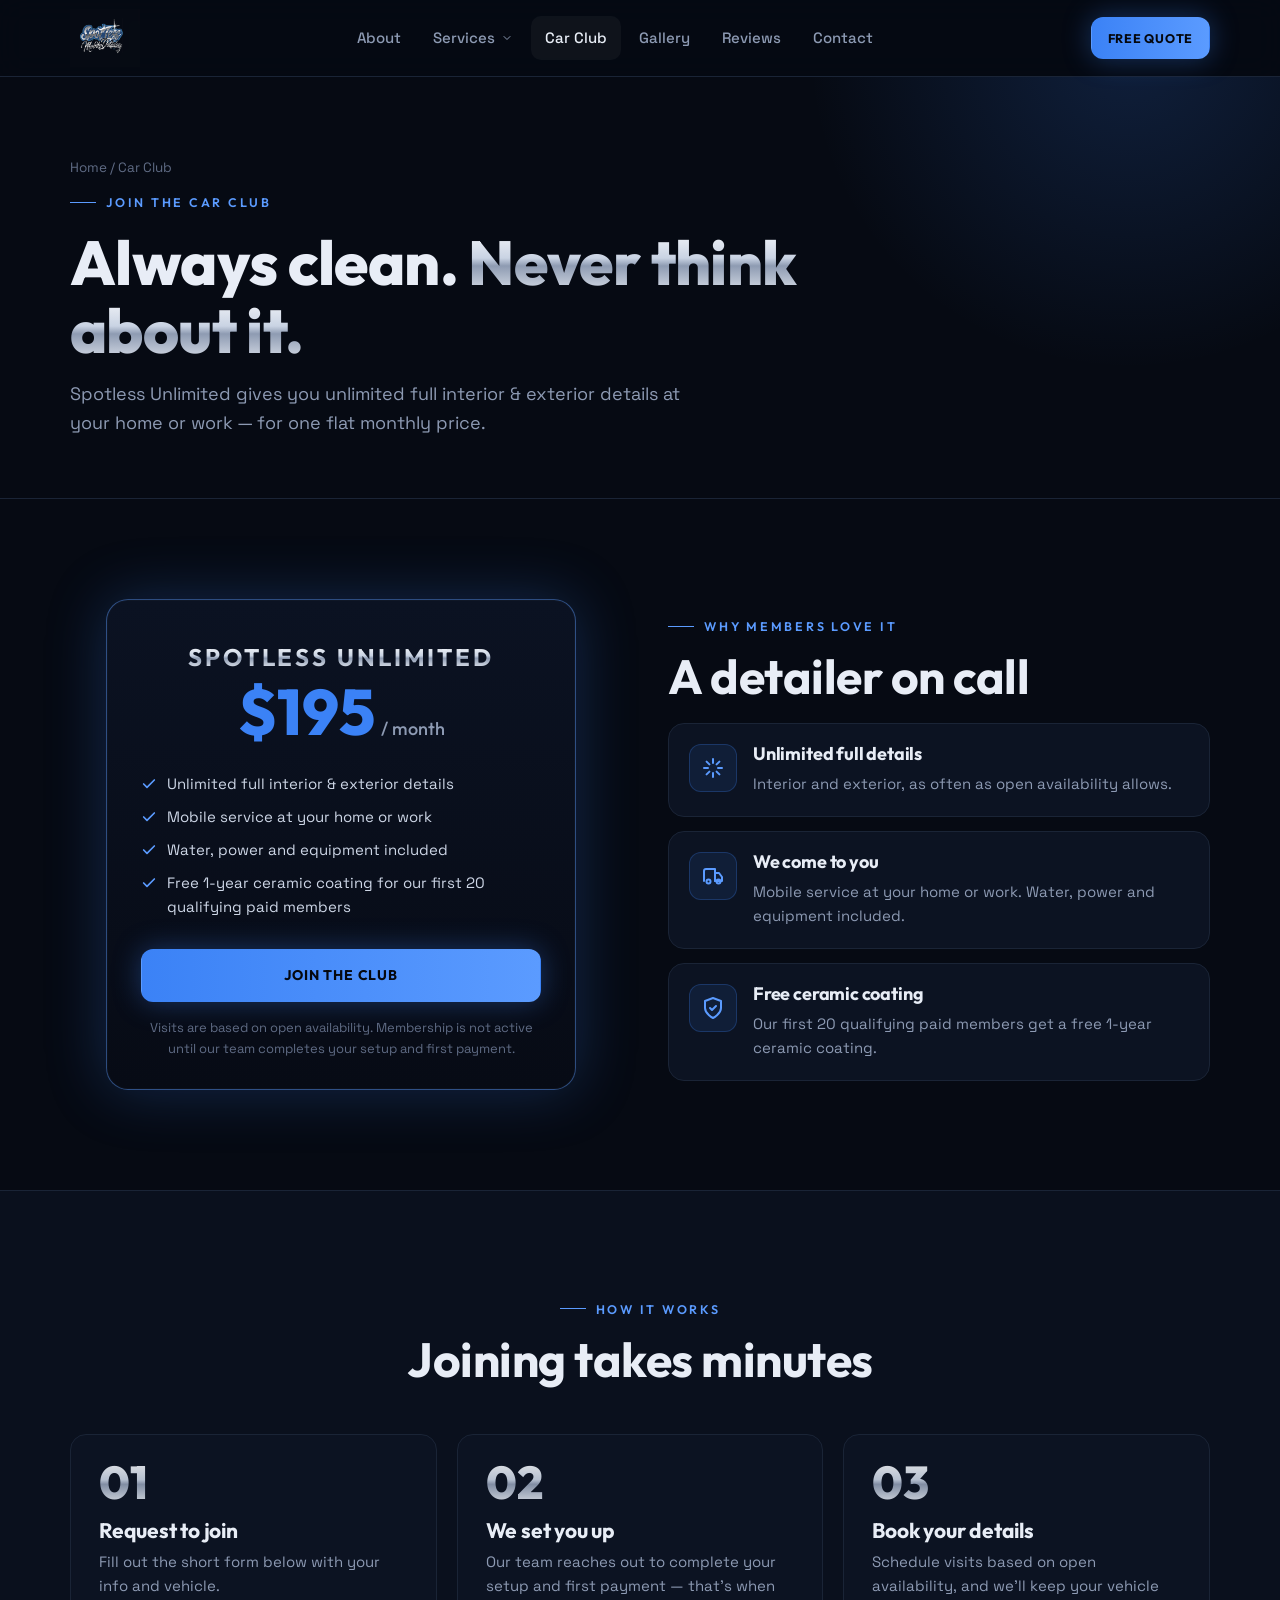
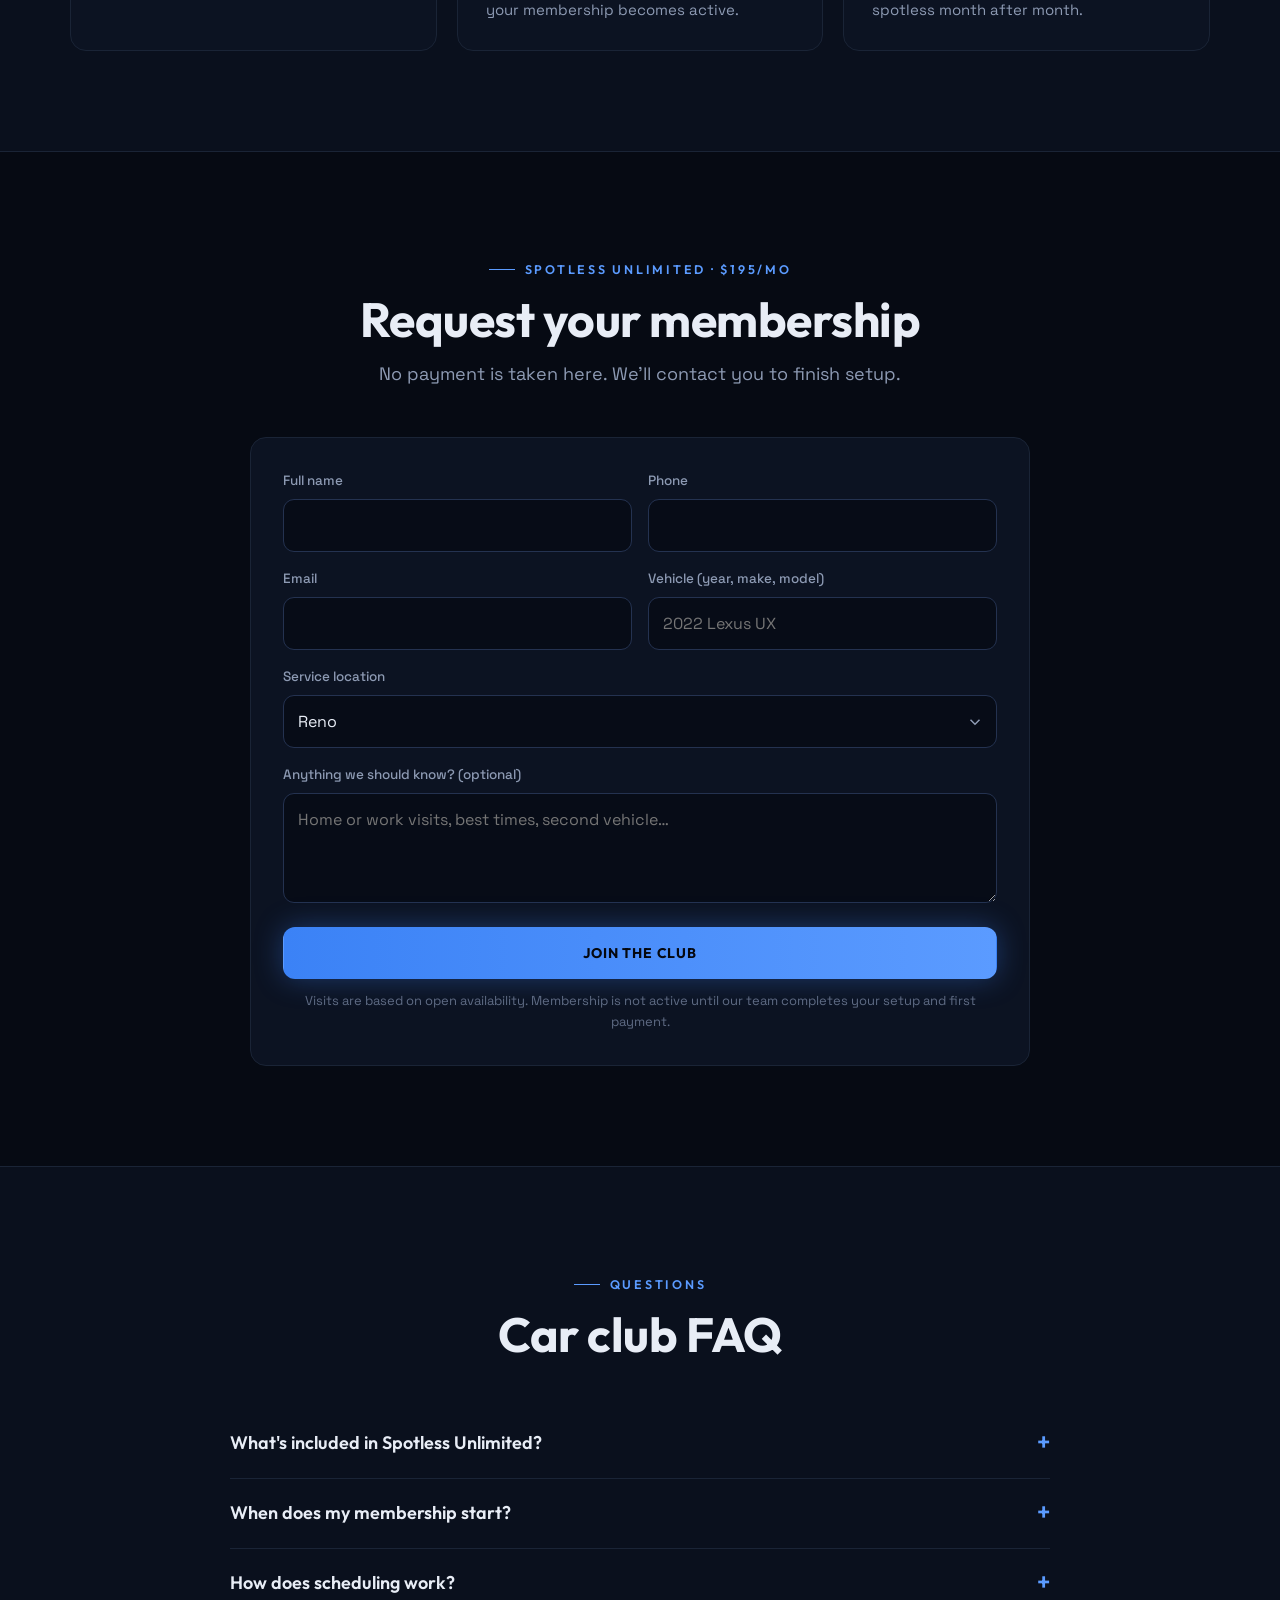
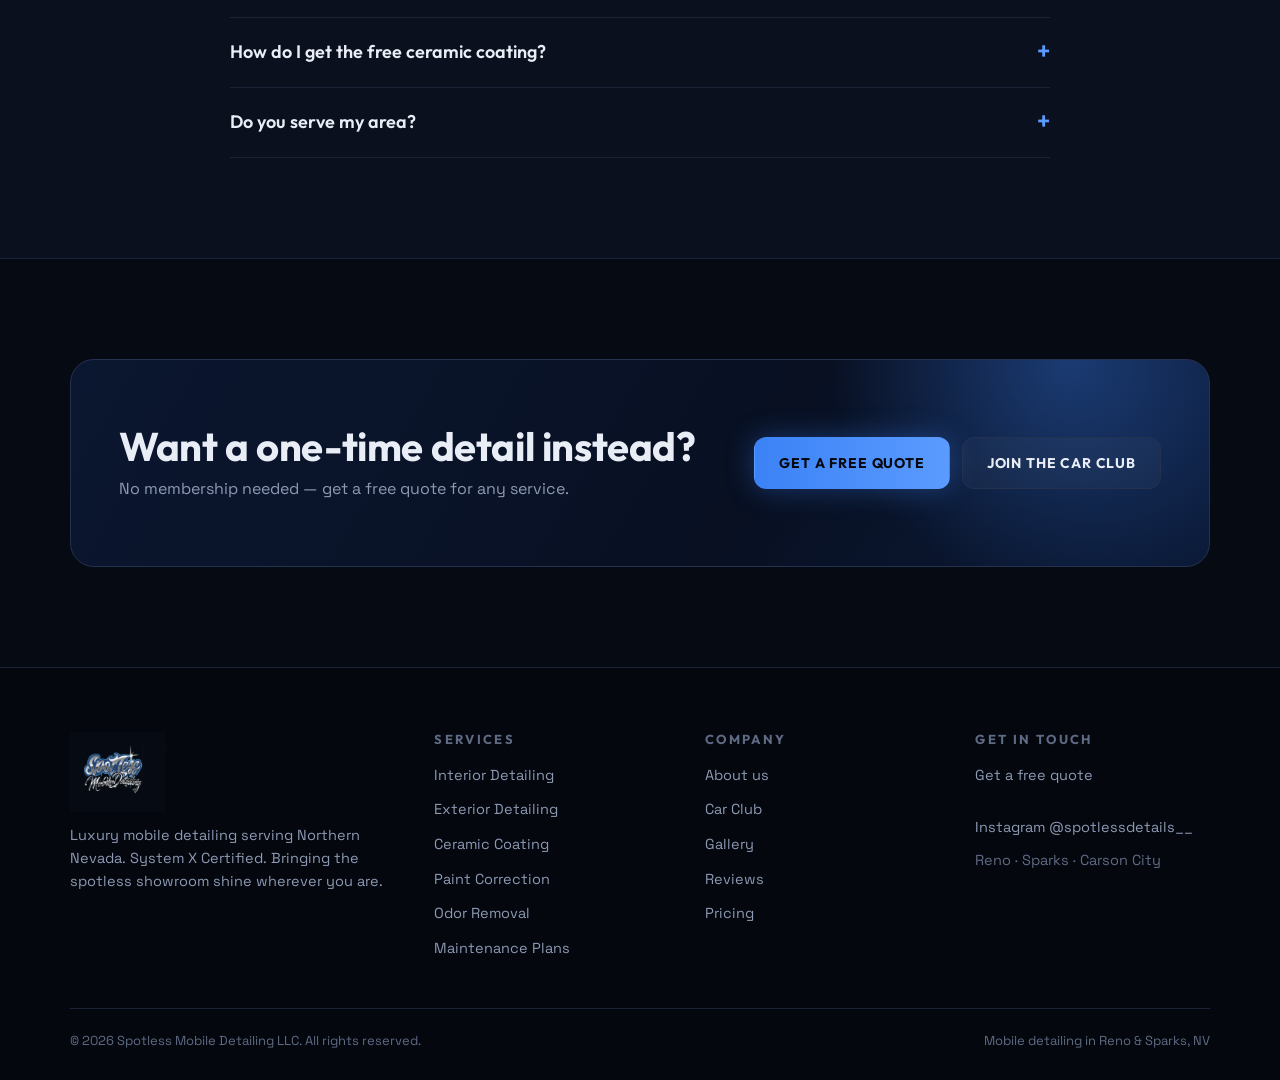
<file: car-club.html>
<!doctype html>
<html lang="en">
<head>
<meta charset="utf-8">
<meta name="viewport" content="width=device-width, initial-scale=1, viewport-fit=cover">
<title>Spotless Unlimited Car Club | $195/mo Mobile Detailing Reno</title>
<meta name="description" content="Unlimited full interior & exterior mobile details for $195/month in Reno & Sparks. Free 1-year ceramic coating for our first 20 qualifying members.">
<link rel="canonical" href="https://spotlessdetailingreno.com/car-club">
<meta name="theme-color" content="#060a13">
<meta property="og:type" content="website"><meta property="og:title" content="Spotless Unlimited Car Club | $195/mo Mobile Detailing Reno"><meta property="og:description" content="Unlimited full interior & exterior mobile details for $195/month in Reno & Sparks. Free 1-year ceramic coating for our first 20 qualifying members.">
<meta property="og:url" content="https://spotlessdetailingreno.com/car-club"><meta property="og:image" content="https://spotlessdetailingreno.com/assets/img/corvette.jpg">
<meta name="twitter:card" content="summary_large_image">
<link rel="icon" href="/assets/img/favicon.png">
<link rel="preconnect" href="https://fonts.googleapis.com"><link rel="preconnect" href="https://fonts.gstatic.com" crossorigin>
<link href="https://fonts.googleapis.com/css2?family=Outfit:wght@500;600;700;800&family=Space+Grotesk:wght@400;500;600&display=swap" rel="stylesheet">
<link rel="stylesheet" href="/assets/css/style.css">
<script type="application/ld+json">{"@context":"https://schema.org","@type":"AutoWash","name":"Spotless Mobile Detailing","alternateName":"Spotless Mobile Detailing LLC","url":"https://spotlessdetailingreno.com","logo":"https://spotlessdetailingreno.com/assets/img/logo.png","image":"https://spotlessdetailingreno.com/assets/img/corvette.jpg","description":"Luxury mobile detailing serving Reno, Sparks, Carson City and Northern Nevada. System X certified ceramic coating, paint correction and interior detailing.","areaServed":["Reno NV","Sparks NV","Carson City NV","Northern Nevada"],"priceRange":"$65–$1,600+","sameAs":["https://www.instagram.com/spotlessdetails__/"]}</script>
</head>
<body>
<a class="skip" href="#main">Skip to content</a>
<header class="hdr"><div class="wrap">
  <a class="brand" href="/" aria-label="Spotless Mobile Detailing home"><img src="/assets/img/logo.png" alt="Spotless Mobile Detailing" width="247" height="205"></a>
  <nav class="nav" aria-label="Main">
    <a href="/about">About</a>
    <div class="dd"><button aria-expanded="false" aria-haspopup="true">Services <svg viewBox="0 0 24 24" fill="none" stroke="currentColor" stroke-width="2" stroke-linecap="round" stroke-linejoin="round" aria-hidden="true" ><path d="m6 9 6 6 6-6"/></svg></button>
      <div class="dd-menu"><a href="/services#interior">Interior Detailing<small>$165–$349</small></a><a href="/services#exterior">Exterior Detailing<small>$65–$499</small></a><a href="/services#ceramic-coating">Ceramic Coating<small>From $599</small></a><a href="/services#paint-correction">Paint Correction<small>$400–$1,600+</small></a><a href="/services#odor-removal">Odor Removal<small>$249–$349</small></a><a href="/services#maintenance">Maintenance Plans<small>From $149/visit</small></a><a href="/services#pricing" style="color:var(--blue2)">All packages &amp; pricing →</a></div></div>
    <a href="/car-club" class="on">Car Club</a>
    <a href="/gallery">Gallery</a>
    <a href="/reviews">Reviews</a>
    <a href="/contact">Contact</a>
    <div class="mob-cta"><a class="btn btn-p" href="/contact">Get a free quote</a><a class="btn btn-g" href="/car-club">Join the car club</a></div>
  </nav>
  <div class="hdr-cta">
    <a class="btn btn-g btn-sm" data-phone href="#"><svg viewBox="0 0 24 24" fill="none" stroke="currentColor" stroke-width="2" stroke-linecap="round" stroke-linejoin="round" aria-hidden="true" style="width:15px;height:15px"><path d="M22 16.9v3a2 2 0 0 1-2.2 2 19.8 19.8 0 0 1-8.6-3.1 19.5 19.5 0 0 1-6-6A19.8 19.8 0 0 1 2.1 4.2 2 2 0 0 1 4.1 2h3a2 2 0 0 1 2 1.7c.1 1 .4 1.9.7 2.8a2 2 0 0 1-.5 2.1L8 9.9a16 16 0 0 0 6 6l1.3-1.3a2 2 0 0 1 2.1-.4c.9.3 1.8.6 2.8.7a2 2 0 0 1 1.7 2z"/></svg><span data-phone-text></span></a>
    <a class="btn btn-p btn-sm" href="/contact">Free quote</a>
    <button class="burger" aria-label="Menu" aria-expanded="false"><span></span></button>
  </div>
</div></header>
<main id="main">

<section class="phero"><div class="wrap">
  <div class="crumbs"><a href="/">Home</a> / Car Club</div>
  <span class="eyebrow">Join the car club</span>
  <h1>Always clean. <span class="chrome">Never think about it.</span></h1>
  <p class="lead">Spotless Unlimited gives you unlimited full interior &amp; exterior details at your home or work — for one flat monthly price.</p>
</div></section>

<section class="sec"><div class="wrap split">
  <div class="club rv"><h3 class="chrome">Spotless Unlimited</h3>
<div class="amt">$195<small>/ month</small></div>
<ul class="ticks"><li>Unlimited full interior &amp; exterior details</li><li>Mobile service at your home or work</li><li>Water, power and equipment included</li><li>Free 1-year ceramic coating for our first 20 qualifying paid members</li></ul>
<a class="btn btn-p btn-block" href="#join">Join the club</a>
<p class="fine">Visits are based on open availability. Membership is not active until our team completes your setup and first payment.</p></div>
  <div class="rv"><span class="eyebrow">Why members love it</span><h2>A detailer on call</h2>
    <div class="grid" style="gap:14px;margin-top:20px">
      <div class="card" style="display:flex;gap:16px;padding:20px"><div class="ico" style="margin:0;flex:none"><svg viewBox="0 0 24 24" fill="none" stroke="currentColor" stroke-width="2" stroke-linecap="round" stroke-linejoin="round" aria-hidden="true" ><path d="M12 3v4M12 17v4M3 12h4M17 12h4M5.6 5.6l2.8 2.8M15.6 15.6l2.8 2.8M5.6 18.4l2.8-2.8M15.6 8.4l2.8-2.8"/></svg></div><div><h3 style="font-size:18px">Unlimited full details</h3><p>Interior and exterior, as often as open availability allows.</p></div></div>
      <div class="card" style="display:flex;gap:16px;padding:20px"><div class="ico" style="margin:0;flex:none"><svg viewBox="0 0 24 24" fill="none" stroke="currentColor" stroke-width="2" stroke-linecap="round" stroke-linejoin="round" aria-hidden="true" ><path d="M3 17V7a2 2 0 0 1 2-2h9v12"/><path d="M14 9h4l3 4v4h-7"/><circle cx="7.5" cy="17.5" r="2"/><circle cx="17.5" cy="17.5" r="2"/></svg></div><div><h3 style="font-size:18px">We come to you</h3><p>Mobile service at your home or work. Water, power and equipment included.</p></div></div>
      <div class="card" style="display:flex;gap:16px;padding:20px"><div class="ico" style="margin:0;flex:none"><svg viewBox="0 0 24 24" fill="none" stroke="currentColor" stroke-width="2" stroke-linecap="round" stroke-linejoin="round" aria-hidden="true" ><path d="M12 22s8-4 8-10V5l-8-3-8 3v7c0 6 8 10 8 10z"/><path d="m9 12 2 2 4-4"/></svg></div><div><h3 style="font-size:18px">Free ceramic coating</h3><p>Our first 20 qualifying paid members get a free 1-year ceramic coating.</p></div></div>
    </div></div>
</div></section>

<section class="sec sec-alt"><div class="wrap">
  <div class="sec-head center rv"><span class="eyebrow">How it works</span><h2>Joining takes minutes</h2></div>
  <div class="grid g3 steps">
    <div class="card step rv"><h3>Request to join</h3><p>Fill out the short form below with your info and vehicle.</p></div>
    <div class="card step rv"><h3>We set you up</h3><p>Our team reaches out to complete your setup and first payment — that's when your membership becomes active.</p></div>
    <div class="card step rv"><h3>Book your details</h3><p>Schedule visits based on open availability, and we'll keep your vehicle spotless month after month.</p></div>
  </div>
</div></section>

<section class="sec" id="join" style="scroll-margin-top:76px"><div class="wrap" style="max-width:820px">
  <div class="sec-head center rv"><span class="eyebrow">Spotless Unlimited · $195/mo</span><h2>Request your membership</h2><p class="lead">No payment is taken here. We'll contact you to finish setup.</p></div>
  <form class="card form rv" data-lead="Car Club request" style="padding:32px">
    <input type="hidden" name="request" value="Spotless Unlimited Car Club ($195/mo)">
    <div class="field"><label for="c-name">Full name</label><input id="c-name" name="name" required autocomplete="name"></div>
    <div class="field"><label for="c-phone">Phone</label><input id="c-phone" name="phone" type="tel" required autocomplete="tel"></div>
    <div class="field"><label for="c-email">Email</label><input id="c-email" name="email" type="email" required autocomplete="email"></div>
    <div class="field"><label for="c-veh">Vehicle (year, make, model)</label><input id="c-veh" name="vehicle" required placeholder="2022 Lexus UX"></div>
    <div class="field full"><label for="c-city">Service location</label><select id="c-city" name="city"><option>Reno</option><option>Sparks</option><option>Carson City</option><option>Other Northern Nevada</option></select></div>
    <div class="field full"><label for="c-notes">Anything we should know? (optional)</label><textarea id="c-notes" name="notes" placeholder="Home or work visits, best times, second vehicle…"></textarea></div>
    <div class="form-msg" role="status"></div>
    <div class="full"><button class="btn btn-p btn-block" type="submit">Join the club</button>
    <p style="font-size:13px;color:var(--dim);margin-top:12px;text-align:center">Visits are based on open availability. Membership is not active until our team completes your setup and first payment.</p></div>
  </form>
</div></section>

<section class="sec sec-alt"><div class="wrap">
  <div class="sec-head center rv"><span class="eyebrow">Questions</span><h2>Car club FAQ</h2></div>
  <div class="faq rv">
    <details><summary>What's included in Spotless Unlimited?</summary><p>Unlimited full interior and exterior details, mobile service at your home or work, and water, power and equipment included — all for $195/month.</p></details>
    <details><summary>When does my membership start?</summary><p>Your membership becomes active once our team completes your setup and first payment.</p></details>
    <details><summary>How does scheduling work?</summary><p>Visits are based on open availability. We'll work with you to book times at your home or workplace.</p></details>
    <details><summary>How do I get the free ceramic coating?</summary><p>Our first 20 qualifying paid members receive a free 1-year ceramic coating. Ask us about eligibility when we set you up.</p></details>
    <details><summary>Do you serve my area?</summary><p>We cover Reno, Sparks, Carson City and surrounding Northern Nevada communities.</p></details>
  </div>
</div></section>
<section class="wrap rv" style="margin-top:100px"><div class="band"><div style="position:relative;z-index:1"><h2>Want a one-time detail instead?</h2><p>No membership needed — get a free quote for any service.</p></div>
<div class="acts"><a class="btn btn-p" href="/contact">Get a free quote</a><a class="btn btn-g" href="/car-club">Join the car club</a></div></div></section>

</main>
<footer class="ftr"><div class="wrap">
  <div class="ftr-grid">
    <div><img src="/assets/img/logo.png" alt="Spotless Mobile Detailing" width="247" height="205" loading="lazy">
      <p>Luxury mobile detailing serving Northern Nevada. System X Certified. Bringing the spotless showroom shine wherever you are.</p></div>
    <div><h4>Services</h4><ul><li><a href="/services#interior">Interior Detailing</a></li><li><a href="/services#exterior">Exterior Detailing</a></li><li><a href="/services#ceramic-coating">Ceramic Coating</a></li><li><a href="/services#paint-correction">Paint Correction</a></li><li><a href="/services#odor-removal">Odor Removal</a></li><li><a href="/services#maintenance">Maintenance Plans</a></li></ul></div>
    <div><h4>Company</h4><ul><li><a href="/about">About us</a></li><li><a href="/car-club">Car Club</a></li><li><a href="/gallery">Gallery</a></li><li><a href="/reviews">Reviews</a></li><li><a href="/services#pricing">Pricing</a></li></ul></div>
    <div><h4>Get in touch</h4><ul>
      <li><a href="/contact">Get a free quote</a></li>
      <li><a data-phone href="#"><span data-phone-text></span></a></li>
      <li><a data-email href="#"><span data-email-text></span></a></li>
      <li><a data-ig href="#" target="_blank" rel="noopener">Instagram @spotlessdetails__</a></li>
      <li style="color:var(--dim);font-size:14.5px">Reno · Sparks · Carson City</li></ul></div>
  </div>
  <div class="ftr-base"><span>© <span id="yr">2026</span> Spotless Mobile Detailing LLC. All rights reserved.</span><span>Mobile detailing in Reno &amp; Sparks, NV</span></div>
</div></footer>
<div class="mbar"><a class="btn btn-g" data-phone href="#"><svg viewBox="0 0 24 24" fill="none" stroke="currentColor" stroke-width="2" stroke-linecap="round" stroke-linejoin="round" aria-hidden="true" style="width:15px;height:15px"><path d="M22 16.9v3a2 2 0 0 1-2.2 2 19.8 19.8 0 0 1-8.6-3.1 19.5 19.5 0 0 1-6-6A19.8 19.8 0 0 1 2.1 4.2 2 2 0 0 1 4.1 2h3a2 2 0 0 1 2 1.7c.1 1 .4 1.9.7 2.8a2 2 0 0 1-.5 2.1L8 9.9a16 16 0 0 0 6 6l1.3-1.3a2 2 0 0 1 2.1-.4c.9.3 1.8.6 2.8.7a2 2 0 0 1 1.7 2z"/></svg>Call</a><a class="btn btn-g" data-phone-fallback href="/car-club">Car Club</a><a class="btn btn-p" href="/contact">Free quote</a></div>
<script src="/assets/js/main.js" defer></script>
</body>
</html>
</file>
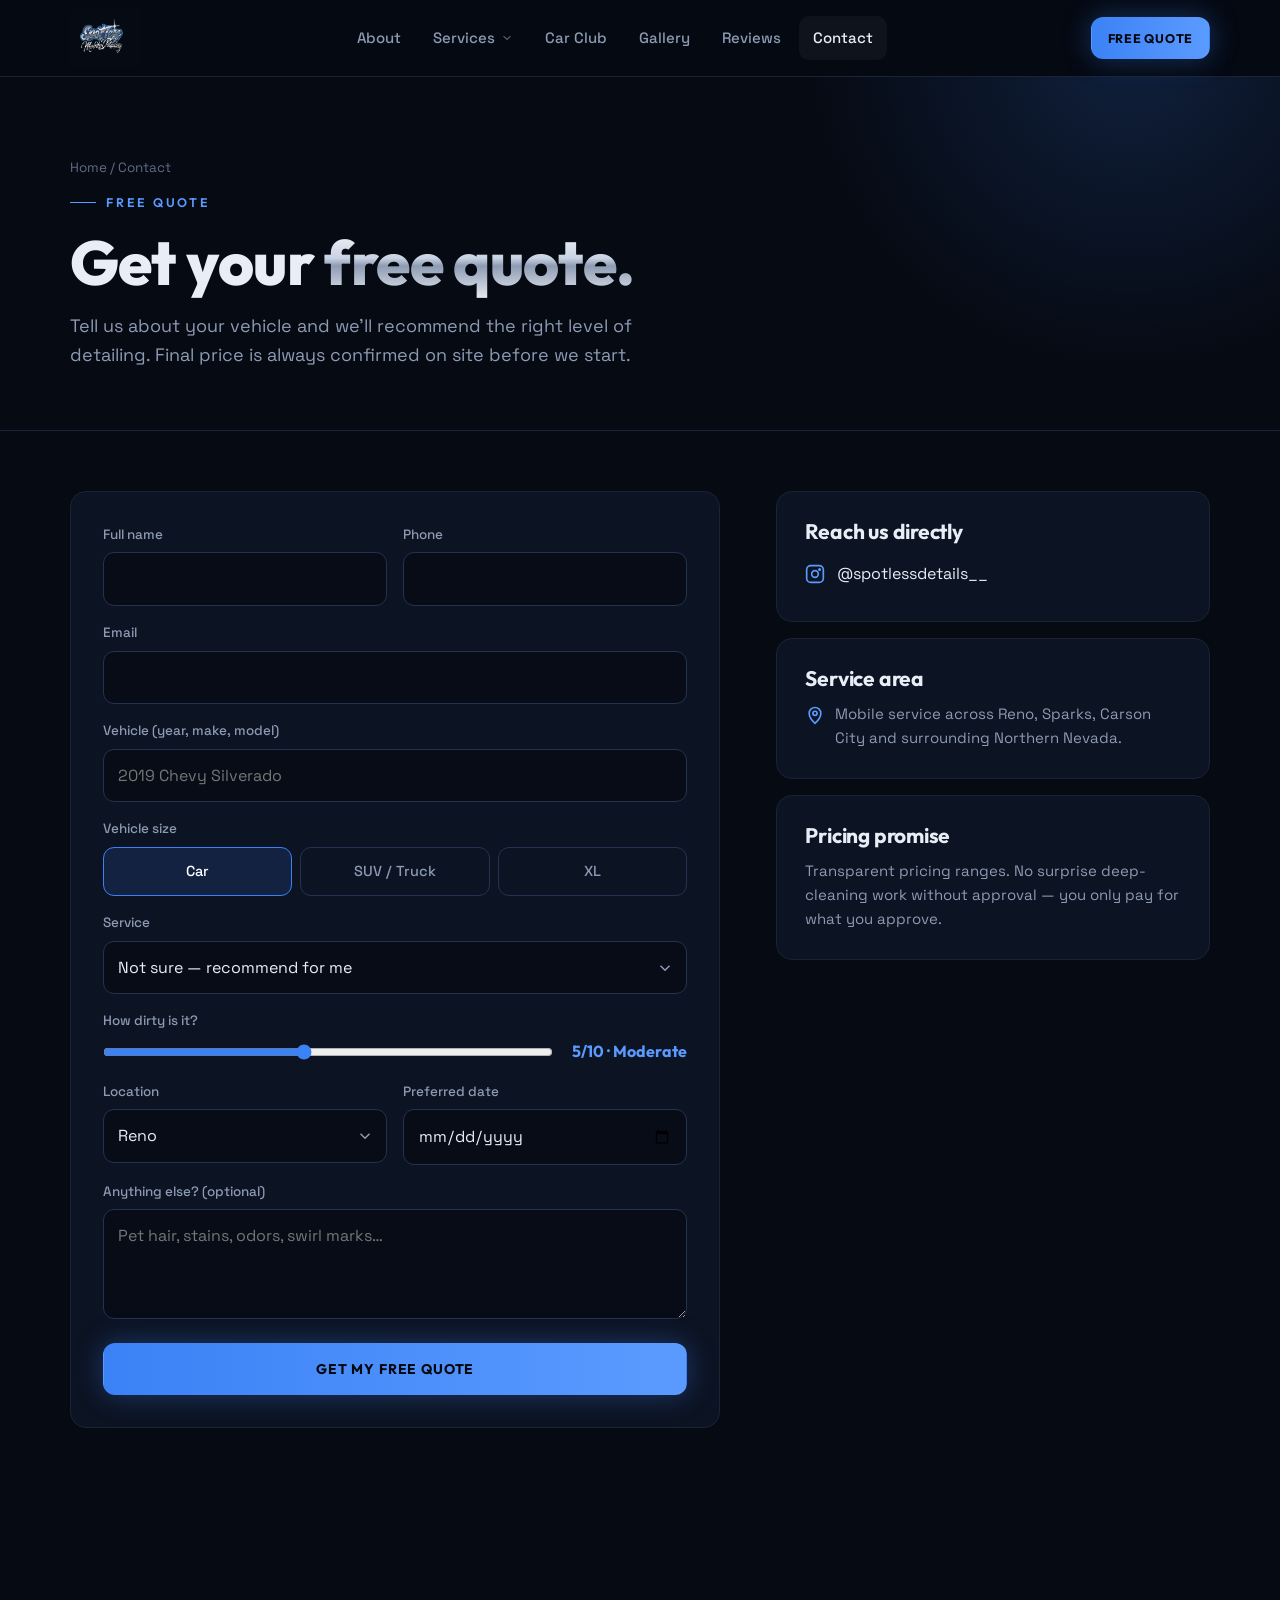
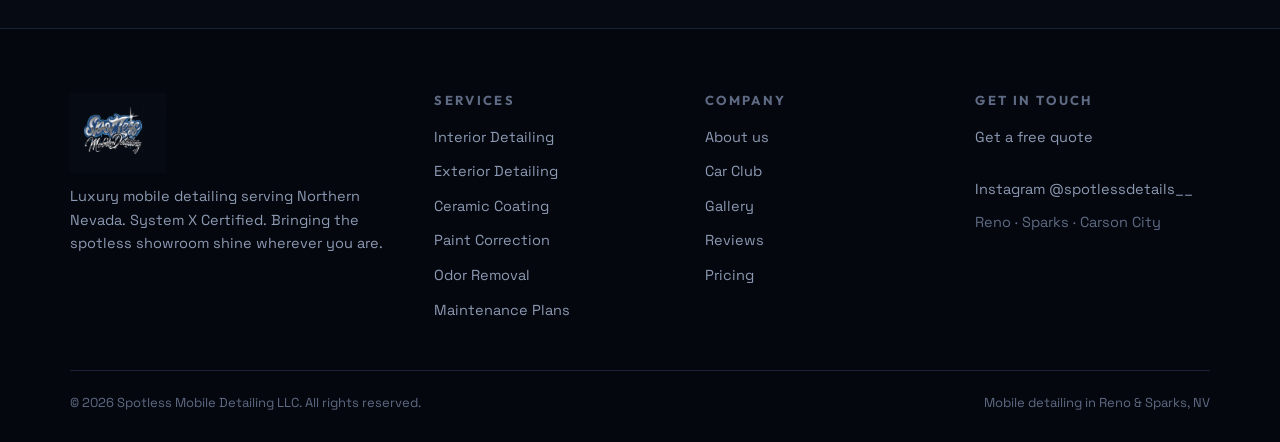
<file: contact.html>
<!doctype html>
<html lang="en">
<head>
<meta charset="utf-8">
<meta name="viewport" content="width=device-width, initial-scale=1, viewport-fit=cover">
<title>Get a Free Quote | Spotless Mobile Detailing Reno</title>
<meta name="description" content="Get a free mobile detailing quote in Reno, Sparks or Carson City. Final price confirmed on site before we start.">
<link rel="canonical" href="https://spotlessdetailingreno.com/contact">
<meta name="theme-color" content="#060a13">
<meta property="og:type" content="website"><meta property="og:title" content="Get a Free Quote | Spotless Mobile Detailing Reno"><meta property="og:description" content="Get a free mobile detailing quote in Reno, Sparks or Carson City. Final price confirmed on site before we start.">
<meta property="og:url" content="https://spotlessdetailingreno.com/contact"><meta property="og:image" content="https://spotlessdetailingreno.com/assets/img/corvette.jpg">
<meta name="twitter:card" content="summary_large_image">
<link rel="icon" href="/assets/img/favicon.png">
<link rel="preconnect" href="https://fonts.googleapis.com"><link rel="preconnect" href="https://fonts.gstatic.com" crossorigin>
<link href="https://fonts.googleapis.com/css2?family=Outfit:wght@500;600;700;800&family=Space+Grotesk:wght@400;500;600&display=swap" rel="stylesheet">
<link rel="stylesheet" href="/assets/css/style.css">
<script type="application/ld+json">{"@context":"https://schema.org","@type":"AutoWash","name":"Spotless Mobile Detailing","alternateName":"Spotless Mobile Detailing LLC","url":"https://spotlessdetailingreno.com","logo":"https://spotlessdetailingreno.com/assets/img/logo.png","image":"https://spotlessdetailingreno.com/assets/img/corvette.jpg","description":"Luxury mobile detailing serving Reno, Sparks, Carson City and Northern Nevada. System X certified ceramic coating, paint correction and interior detailing.","areaServed":["Reno NV","Sparks NV","Carson City NV","Northern Nevada"],"priceRange":"$65–$1,600+","sameAs":["https://www.instagram.com/spotlessdetails__/"]}</script>
</head>
<body>
<a class="skip" href="#main">Skip to content</a>
<header class="hdr"><div class="wrap">
  <a class="brand" href="/" aria-label="Spotless Mobile Detailing home"><img src="/assets/img/logo.png" alt="Spotless Mobile Detailing" width="247" height="205"></a>
  <nav class="nav" aria-label="Main">
    <a href="/about">About</a>
    <div class="dd"><button aria-expanded="false" aria-haspopup="true">Services <svg viewBox="0 0 24 24" fill="none" stroke="currentColor" stroke-width="2" stroke-linecap="round" stroke-linejoin="round" aria-hidden="true" ><path d="m6 9 6 6 6-6"/></svg></button>
      <div class="dd-menu"><a href="/services#interior">Interior Detailing<small>$165–$349</small></a><a href="/services#exterior">Exterior Detailing<small>$65–$499</small></a><a href="/services#ceramic-coating">Ceramic Coating<small>From $599</small></a><a href="/services#paint-correction">Paint Correction<small>$400–$1,600+</small></a><a href="/services#odor-removal">Odor Removal<small>$249–$349</small></a><a href="/services#maintenance">Maintenance Plans<small>From $149/visit</small></a><a href="/services#pricing" style="color:var(--blue2)">All packages &amp; pricing →</a></div></div>
    <a href="/car-club">Car Club</a>
    <a href="/gallery">Gallery</a>
    <a href="/reviews">Reviews</a>
    <a href="/contact" class="on">Contact</a>
    <div class="mob-cta"><a class="btn btn-p" href="/contact">Get a free quote</a><a class="btn btn-g" href="/car-club">Join the car club</a></div>
  </nav>
  <div class="hdr-cta">
    <a class="btn btn-g btn-sm" data-phone href="#"><svg viewBox="0 0 24 24" fill="none" stroke="currentColor" stroke-width="2" stroke-linecap="round" stroke-linejoin="round" aria-hidden="true" style="width:15px;height:15px"><path d="M22 16.9v3a2 2 0 0 1-2.2 2 19.8 19.8 0 0 1-8.6-3.1 19.5 19.5 0 0 1-6-6A19.8 19.8 0 0 1 2.1 4.2 2 2 0 0 1 4.1 2h3a2 2 0 0 1 2 1.7c.1 1 .4 1.9.7 2.8a2 2 0 0 1-.5 2.1L8 9.9a16 16 0 0 0 6 6l1.3-1.3a2 2 0 0 1 2.1-.4c.9.3 1.8.6 2.8.7a2 2 0 0 1 1.7 2z"/></svg><span data-phone-text></span></a>
    <a class="btn btn-p btn-sm" href="/contact">Free quote</a>
    <button class="burger" aria-label="Menu" aria-expanded="false"><span></span></button>
  </div>
</div></header>
<main id="main">

<section class="phero"><div class="wrap">
  <div class="crumbs"><a href="/">Home</a> / Contact</div>
  <span class="eyebrow">Free quote</span>
  <h1>Get your <span class="chrome">free quote.</span></h1>
  <p class="lead">Tell us about your vehicle and we'll recommend the right level of detailing. Final price is always confirmed on site before we start.</p>
</div></section>
<section class="sec" style="padding-top:60px"><div class="wrap split contact-grid">
  <form class="card form rv" data-lead="Quote request" style="padding:32px">
    <div class="field"><label for="q-name">Full name</label><input id="q-name" name="name" required autocomplete="name"></div>
    <div class="field"><label for="q-phone">Phone</label><input id="q-phone" name="phone" type="tel" required autocomplete="tel"></div>
    <div class="field full"><label for="q-email">Email</label><input id="q-email" name="email" type="email" autocomplete="email"></div>
    <div class="field full"><label for="q-veh">Vehicle (year, make, model)</label><input id="q-veh" name="vehicle" required placeholder="2019 Chevy Silverado"></div>
    <div class="field full"><label>Vehicle size</label><div class="seg">
      <label><input type="radio" name="size" value="Car / sedan" checked><span>Car</span></label>
      <label><input type="radio" name="size" value="SUV / truck (+$50)"><span>SUV / Truck</span></label>
      <label><input type="radio" name="size" value="XL — Suburban, van, lifted (+$100)"><span>XL</span></label></div></div>
    <div class="field full"><label for="service">Service</label><select id="service" name="service"><option>Not sure — recommend for me</option><option>Full Detail Silver / Factory Reset</option><option>Full Detail Gold</option><option>Full Detail Platinum</option><option>Interior Car Detailing</option><option>Exterior &amp; Mobile Detailing</option><option>Ceramic Coating</option><option>Paint Correction</option><option>Odor Removal &amp; Ozone Treatment</option><option>Maintenance Detailing Plans</option><option>Spotless Unlimited Car Club</option></select></div>
    <div class="field full"><label for="condition">How dirty is it?</label><div class="range-row"><input type="range" id="condition" name="condition" min="1" max="10" value="5"><span class="range-val" id="condition-val">5/10</span></div></div>
    <div class="field"><label for="q-city">Location</label><select id="q-city" name="city"><option>Reno</option><option>Sparks</option><option>Carson City</option><option>Other Northern Nevada</option></select></div>
    <div class="field"><label for="q-date">Preferred date</label><input id="q-date" name="preferred_date" type="date"></div>
    <div class="field full"><label for="q-notes">Anything else? (optional)</label><textarea id="q-notes" name="notes" placeholder="Pet hair, stains, odors, swirl marks…"></textarea></div>
    <div class="form-msg" role="status"></div>
    <div class="full"><button class="btn btn-p btn-block" type="submit">Get my free quote</button></div>
  </form>
  <aside class="contact-side rv">
    <div class="card"><h3 style="margin-bottom:12px">Reach us directly</h3>
      <a class="line" data-phone href="#"><svg viewBox="0 0 24 24" fill="none" stroke="currentColor" stroke-width="2" stroke-linecap="round" stroke-linejoin="round" aria-hidden="true" ><path d="M22 16.9v3a2 2 0 0 1-2.2 2 19.8 19.8 0 0 1-8.6-3.1 19.5 19.5 0 0 1-6-6A19.8 19.8 0 0 1 2.1 4.2 2 2 0 0 1 4.1 2h3a2 2 0 0 1 2 1.7c.1 1 .4 1.9.7 2.8a2 2 0 0 1-.5 2.1L8 9.9a16 16 0 0 0 6 6l1.3-1.3a2 2 0 0 1 2.1-.4c.9.3 1.8.6 2.8.7a2 2 0 0 1 1.7 2z"/></svg><span data-phone-text></span></a>
      <a class="line" data-phone="sms" href="#"><svg viewBox="0 0 24 24" fill="none" stroke="currentColor" stroke-width="2" stroke-linecap="round" stroke-linejoin="round" aria-hidden="true" ><rect x="2" y="4" width="20" height="16" rx="2"/><path d="m22 6-10 7L2 6"/></svg>Text us</a>
      <a class="line" data-email href="#"><svg viewBox="0 0 24 24" fill="none" stroke="currentColor" stroke-width="2" stroke-linecap="round" stroke-linejoin="round" aria-hidden="true" ><rect x="2" y="4" width="20" height="16" rx="2"/><path d="m22 6-10 7L2 6"/></svg><span data-email-text></span></a>
      <a class="line" data-ig href="#" target="_blank" rel="noopener"><svg viewBox="0 0 24 24" fill="none" stroke="currentColor" stroke-width="2" stroke-linecap="round" stroke-linejoin="round" aria-hidden="true" ><rect x="2" y="2" width="20" height="20" rx="5"/><circle cx="12" cy="12" r="4"/><circle cx="17.5" cy="6.5" r=".8" fill="currentColor"/></svg>@spotlessdetails__</a></div>
    <div class="card"><h3 style="margin-bottom:12px">Service area</h3><p style="display:flex;gap:10px"><svg viewBox="0 0 24 24" fill="none" stroke="currentColor" stroke-width="2" stroke-linecap="round" stroke-linejoin="round" aria-hidden="true" style="width:20px;height:20px;color:var(--blue2);flex:none;margin-top:3px"><path d="M12 22s7-6.2 7-12a7 7 0 0 0-14 0c0 5.8 7 12 7 12z"/><circle cx="12" cy="10" r="2.5"/></svg>Mobile service across Reno, Sparks, Carson City and surrounding Northern Nevada.</p></div>
    <div class="card"><h3 style="margin-bottom:12px">Pricing promise</h3><p>Transparent pricing ranges. No surprise deep-cleaning work without approval — you only pay for what you approve.</p></div>
  </aside>
</div></section>

</main>
<footer class="ftr"><div class="wrap">
  <div class="ftr-grid">
    <div><img src="/assets/img/logo.png" alt="Spotless Mobile Detailing" width="247" height="205" loading="lazy">
      <p>Luxury mobile detailing serving Northern Nevada. System X Certified. Bringing the spotless showroom shine wherever you are.</p></div>
    <div><h4>Services</h4><ul><li><a href="/services#interior">Interior Detailing</a></li><li><a href="/services#exterior">Exterior Detailing</a></li><li><a href="/services#ceramic-coating">Ceramic Coating</a></li><li><a href="/services#paint-correction">Paint Correction</a></li><li><a href="/services#odor-removal">Odor Removal</a></li><li><a href="/services#maintenance">Maintenance Plans</a></li></ul></div>
    <div><h4>Company</h4><ul><li><a href="/about">About us</a></li><li><a href="/car-club">Car Club</a></li><li><a href="/gallery">Gallery</a></li><li><a href="/reviews">Reviews</a></li><li><a href="/services#pricing">Pricing</a></li></ul></div>
    <div><h4>Get in touch</h4><ul>
      <li><a href="/contact">Get a free quote</a></li>
      <li><a data-phone href="#"><span data-phone-text></span></a></li>
      <li><a data-email href="#"><span data-email-text></span></a></li>
      <li><a data-ig href="#" target="_blank" rel="noopener">Instagram @spotlessdetails__</a></li>
      <li style="color:var(--dim);font-size:14.5px">Reno · Sparks · Carson City</li></ul></div>
  </div>
  <div class="ftr-base"><span>© <span id="yr">2026</span> Spotless Mobile Detailing LLC. All rights reserved.</span><span>Mobile detailing in Reno &amp; Sparks, NV</span></div>
</div></footer>
<div class="mbar"><a class="btn btn-g" data-phone href="#"><svg viewBox="0 0 24 24" fill="none" stroke="currentColor" stroke-width="2" stroke-linecap="round" stroke-linejoin="round" aria-hidden="true" style="width:15px;height:15px"><path d="M22 16.9v3a2 2 0 0 1-2.2 2 19.8 19.8 0 0 1-8.6-3.1 19.5 19.5 0 0 1-6-6A19.8 19.8 0 0 1 2.1 4.2 2 2 0 0 1 4.1 2h3a2 2 0 0 1 2 1.7c.1 1 .4 1.9.7 2.8a2 2 0 0 1-.5 2.1L8 9.9a16 16 0 0 0 6 6l1.3-1.3a2 2 0 0 1 2.1-.4c.9.3 1.8.6 2.8.7a2 2 0 0 1 1.7 2z"/></svg>Call</a><a class="btn btn-g" data-phone-fallback href="/car-club">Car Club</a><a class="btn btn-p" href="/contact">Free quote</a></div>
<script src="/assets/js/main.js" defer></script>
</body>
</html>
</file>
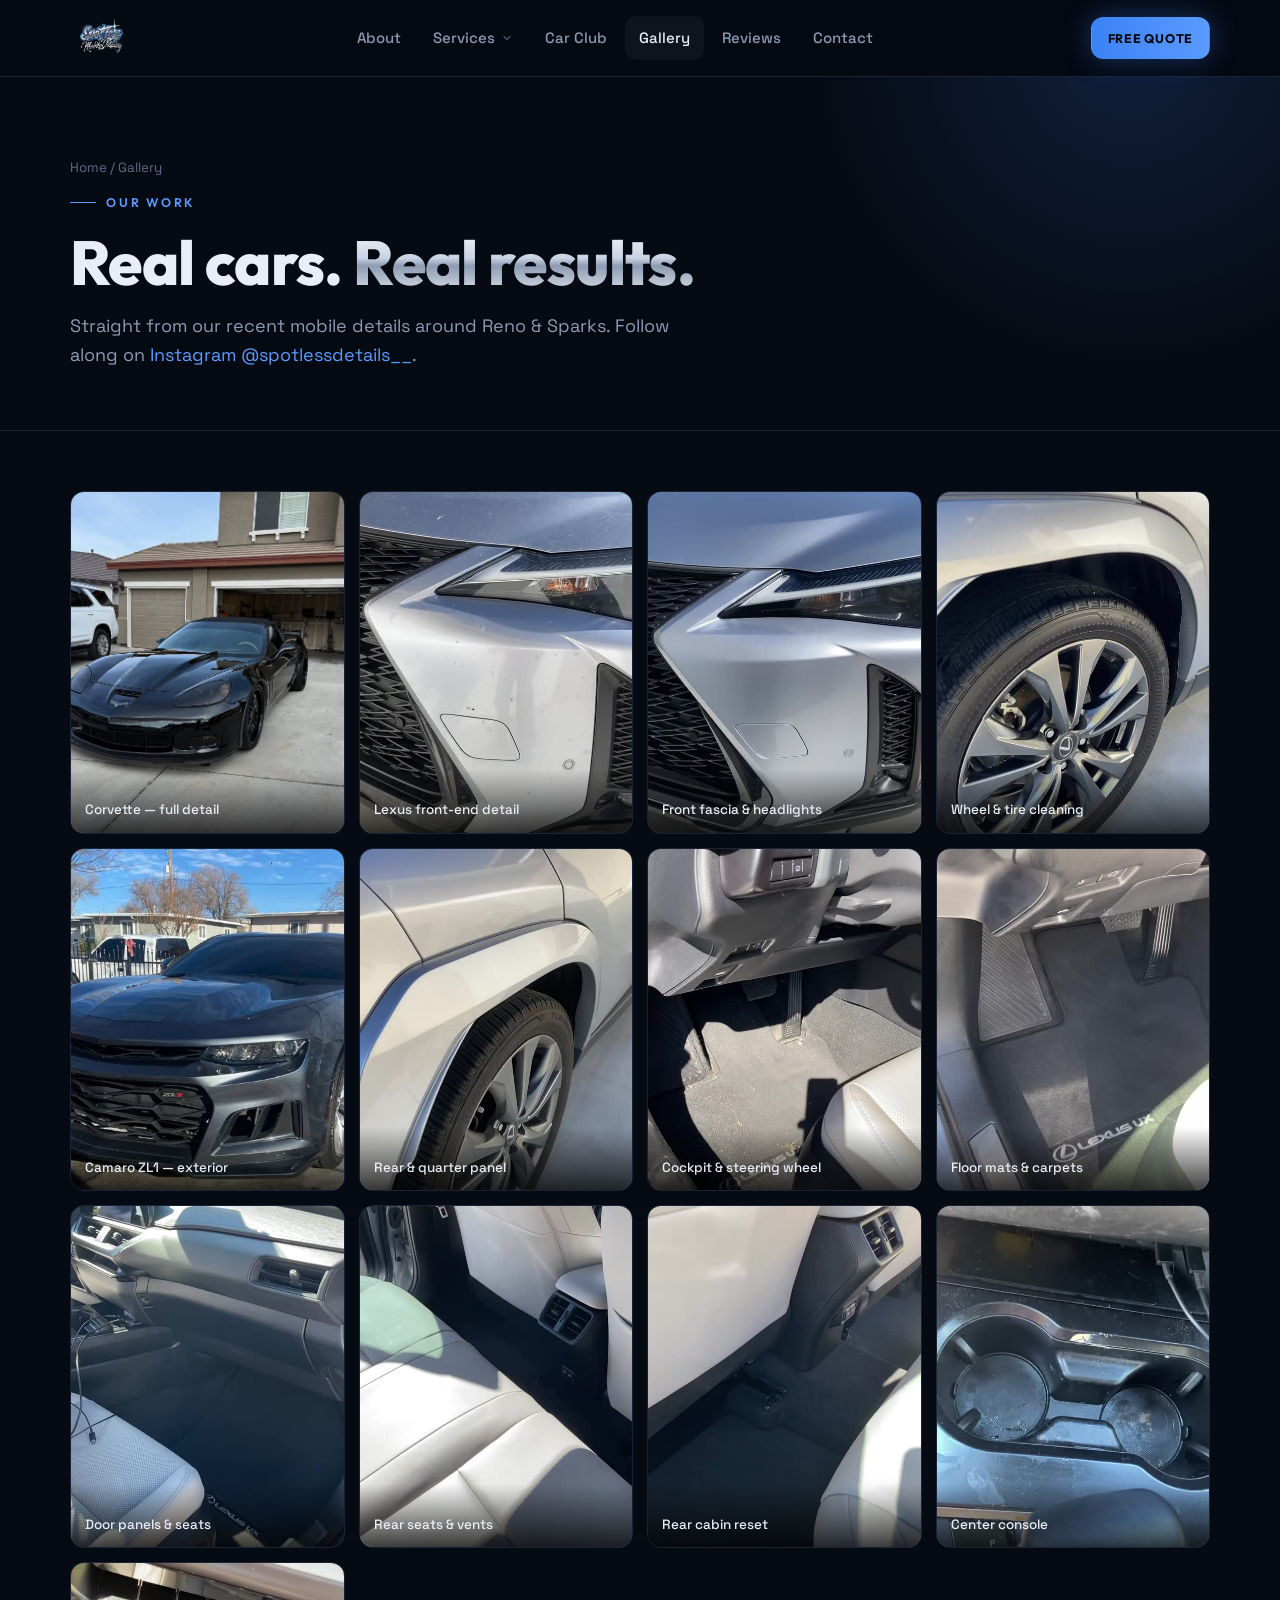
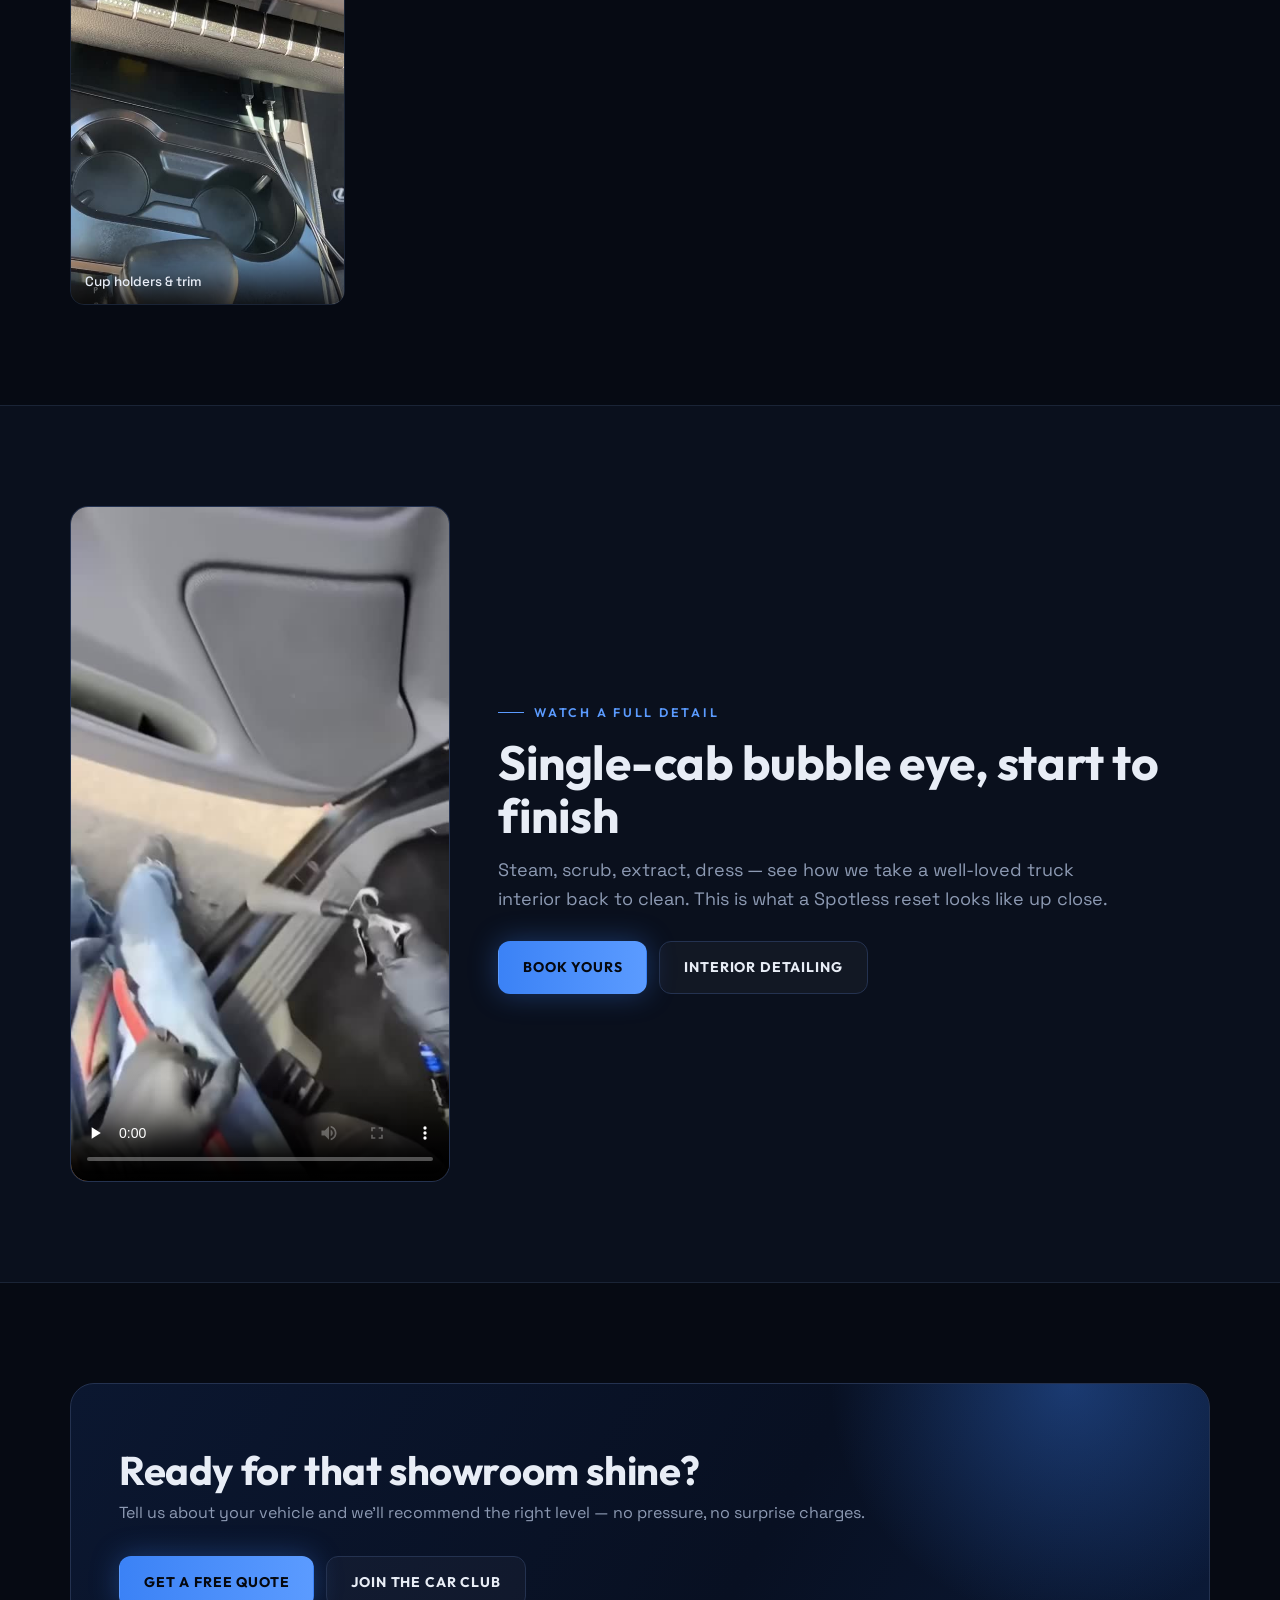
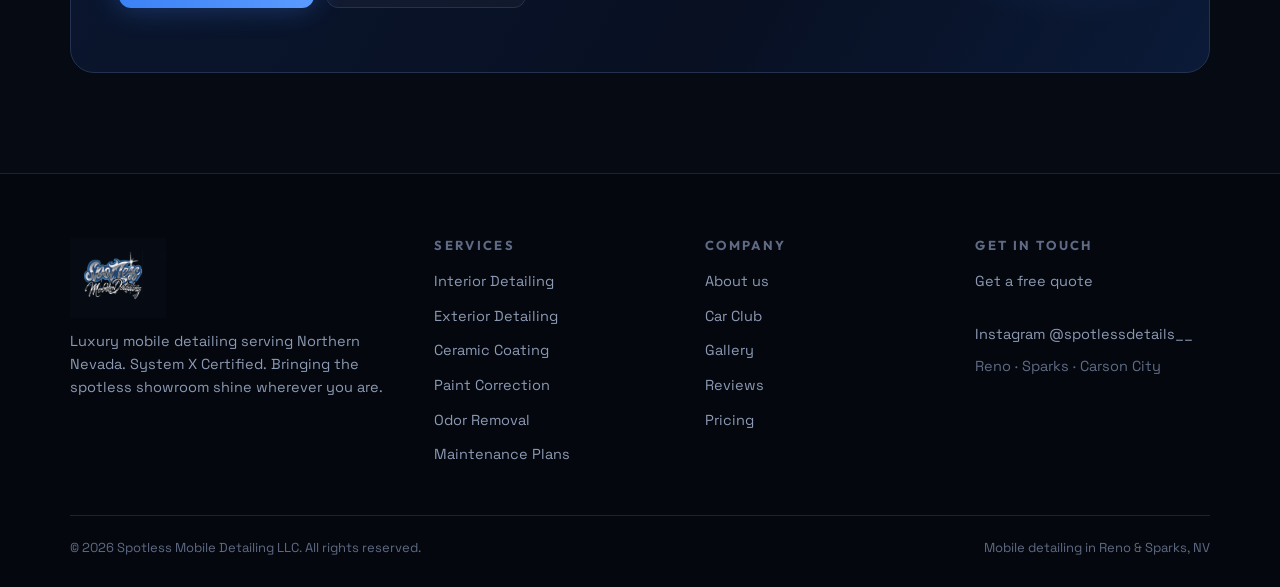
<file: gallery.html>
<!doctype html>
<html lang="en">
<head>
<meta charset="utf-8">
<meta name="viewport" content="width=device-width, initial-scale=1, viewport-fit=cover">
<title>Gallery | Spotless Mobile Detailing Reno</title>
<meta name="description" content="Photos and videos of recent mobile detailing, ceramic coating and interior resets around Reno & Sparks, NV.">
<link rel="canonical" href="https://spotlessdetailingreno.com/gallery">
<meta name="theme-color" content="#060a13">
<meta property="og:type" content="website"><meta property="og:title" content="Gallery | Spotless Mobile Detailing Reno"><meta property="og:description" content="Photos and videos of recent mobile detailing, ceramic coating and interior resets around Reno & Sparks, NV.">
<meta property="og:url" content="https://spotlessdetailingreno.com/gallery"><meta property="og:image" content="https://spotlessdetailingreno.com/assets/img/corvette.jpg">
<meta name="twitter:card" content="summary_large_image">
<link rel="icon" href="/assets/img/favicon.png">
<link rel="preconnect" href="https://fonts.googleapis.com"><link rel="preconnect" href="https://fonts.gstatic.com" crossorigin>
<link href="https://fonts.googleapis.com/css2?family=Outfit:wght@500;600;700;800&family=Space+Grotesk:wght@400;500;600&display=swap" rel="stylesheet">
<link rel="stylesheet" href="/assets/css/style.css">
<script type="application/ld+json">{"@context":"https://schema.org","@type":"AutoWash","name":"Spotless Mobile Detailing","alternateName":"Spotless Mobile Detailing LLC","url":"https://spotlessdetailingreno.com","logo":"https://spotlessdetailingreno.com/assets/img/logo.png","image":"https://spotlessdetailingreno.com/assets/img/corvette.jpg","description":"Luxury mobile detailing serving Reno, Sparks, Carson City and Northern Nevada. System X certified ceramic coating, paint correction and interior detailing.","areaServed":["Reno NV","Sparks NV","Carson City NV","Northern Nevada"],"priceRange":"$65–$1,600+","sameAs":["https://www.instagram.com/spotlessdetails__/"]}</script>
</head>
<body>
<a class="skip" href="#main">Skip to content</a>
<header class="hdr"><div class="wrap">
  <a class="brand" href="/" aria-label="Spotless Mobile Detailing home"><img src="/assets/img/logo.png" alt="Spotless Mobile Detailing" width="247" height="205"></a>
  <nav class="nav" aria-label="Main">
    <a href="/about">About</a>
    <div class="dd"><button aria-expanded="false" aria-haspopup="true">Services <svg viewBox="0 0 24 24" fill="none" stroke="currentColor" stroke-width="2" stroke-linecap="round" stroke-linejoin="round" aria-hidden="true" ><path d="m6 9 6 6 6-6"/></svg></button>
      <div class="dd-menu"><a href="/services#interior">Interior Detailing<small>$165–$349</small></a><a href="/services#exterior">Exterior Detailing<small>$65–$499</small></a><a href="/services#ceramic-coating">Ceramic Coating<small>From $599</small></a><a href="/services#paint-correction">Paint Correction<small>$400–$1,600+</small></a><a href="/services#odor-removal">Odor Removal<small>$249–$349</small></a><a href="/services#maintenance">Maintenance Plans<small>From $149/visit</small></a><a href="/services#pricing" style="color:var(--blue2)">All packages &amp; pricing →</a></div></div>
    <a href="/car-club">Car Club</a>
    <a href="/gallery" class="on">Gallery</a>
    <a href="/reviews">Reviews</a>
    <a href="/contact">Contact</a>
    <div class="mob-cta"><a class="btn btn-p" href="/contact">Get a free quote</a><a class="btn btn-g" href="/car-club">Join the car club</a></div>
  </nav>
  <div class="hdr-cta">
    <a class="btn btn-g btn-sm" data-phone href="#"><svg viewBox="0 0 24 24" fill="none" stroke="currentColor" stroke-width="2" stroke-linecap="round" stroke-linejoin="round" aria-hidden="true" style="width:15px;height:15px"><path d="M22 16.9v3a2 2 0 0 1-2.2 2 19.8 19.8 0 0 1-8.6-3.1 19.5 19.5 0 0 1-6-6A19.8 19.8 0 0 1 2.1 4.2 2 2 0 0 1 4.1 2h3a2 2 0 0 1 2 1.7c.1 1 .4 1.9.7 2.8a2 2 0 0 1-.5 2.1L8 9.9a16 16 0 0 0 6 6l1.3-1.3a2 2 0 0 1 2.1-.4c.9.3 1.8.6 2.8.7a2 2 0 0 1 1.7 2z"/></svg><span data-phone-text></span></a>
    <a class="btn btn-p btn-sm" href="/contact">Free quote</a>
    <button class="burger" aria-label="Menu" aria-expanded="false"><span></span></button>
  </div>
</div></header>
<main id="main">

<section class="phero"><div class="wrap">
  <div class="crumbs"><a href="/">Home</a> / Gallery</div>
  <span class="eyebrow">Our work</span>
  <h1>Real cars. <span class="chrome">Real results.</span></h1>
  <p class="lead">Straight from our recent mobile details around Reno &amp; Sparks. Follow along on <a data-ig href="#" target="_blank" rel="noopener" class="blue">Instagram @spotlessdetails__</a>.</p>
</div></section>
<section class="sec" style="padding-top:60px"><div class="wrap">
  <div class="gal">
    <div class="tile rv"><img src="/assets/img/corvette.jpg" alt="Black Corvette Grand Sport detailed in a Reno driveway" loading="lazy"><div class="cap">Corvette — full detail</div></div>
    <div class="tile rv"><video data-auto muted loop playsinline preload="none" poster="/assets/video/clip-01.jpg" data-src="/assets/video/clip-01.mp4" aria-label="Lexus front-end detail"></video><div class="cap">Lexus front-end detail</div></div><div class="tile rv"><video data-auto muted loop playsinline preload="none" poster="/assets/video/clip-02.jpg" data-src="/assets/video/clip-02.mp4" aria-label="Front fascia &amp; headlights"></video><div class="cap">Front fascia &amp; headlights</div></div><div class="tile rv"><video data-auto muted loop playsinline preload="none" poster="/assets/video/clip-03.jpg" data-src="/assets/video/clip-03.mp4" aria-label="Wheel &amp; tire cleaning"></video><div class="cap">Wheel &amp; tire cleaning</div></div>
    <div class="tile rv"><img src="/assets/img/camaro.jpg" alt="Camaro ZL1 after a detail" loading="lazy"><div class="cap">Camaro ZL1 — exterior</div></div>
    <div class="tile rv"><video data-auto muted loop playsinline preload="none" poster="/assets/video/clip-04.jpg" data-src="/assets/video/clip-04.mp4" aria-label="Rear &amp; quarter panel"></video><div class="cap">Rear &amp; quarter panel</div></div><div class="tile rv"><video data-auto muted loop playsinline preload="none" poster="/assets/video/clip-05.jpg" data-src="/assets/video/clip-05.mp4" aria-label="Cockpit &amp; steering wheel"></video><div class="cap">Cockpit &amp; steering wheel</div></div><div class="tile rv"><video data-auto muted loop playsinline preload="none" poster="/assets/video/clip-06.jpg" data-src="/assets/video/clip-06.mp4" aria-label="Floor mats &amp; carpets"></video><div class="cap">Floor mats &amp; carpets</div></div><div class="tile rv"><video data-auto muted loop playsinline preload="none" poster="/assets/video/clip-07.jpg" data-src="/assets/video/clip-07.mp4" aria-label="Door panels &amp; seats"></video><div class="cap">Door panels &amp; seats</div></div><div class="tile rv"><video data-auto muted loop playsinline preload="none" poster="/assets/video/clip-08.jpg" data-src="/assets/video/clip-08.mp4" aria-label="Rear seats &amp; vents"></video><div class="cap">Rear seats &amp; vents</div></div><div class="tile rv"><video data-auto muted loop playsinline preload="none" poster="/assets/video/clip-09.jpg" data-src="/assets/video/clip-09.mp4" aria-label="Rear cabin reset"></video><div class="cap">Rear cabin reset</div></div><div class="tile rv"><video data-auto muted loop playsinline preload="none" poster="/assets/video/clip-10.jpg" data-src="/assets/video/clip-10.mp4" aria-label="Center console"></video><div class="cap">Center console</div></div><div class="tile rv"><video data-auto muted loop playsinline preload="none" poster="/assets/video/clip-11.jpg" data-src="/assets/video/clip-11.mp4" aria-label="Cup holders &amp; trim"></video><div class="cap">Cup holders &amp; trim</div></div>
  </div>
</div></section>
<section class="sec sec-alt"><div class="wrap reel">
  <div class="rv"><video controls playsinline preload="none" poster="/assets/video/full-detail-reel.jpg" src="/assets/video/full-detail-reel.mp4" aria-label="Full interior detail of a single-cab truck"></video></div>
  <div class="rv"><span class="eyebrow">Watch a full detail</span><h2>Single-cab bubble eye, start to finish</h2>
  <p class="lead">Steam, scrub, extract, dress — see how we take a well-loved truck interior back to clean. This is what a Spotless reset looks like up close.</p>
  <div class="svc-acts" style="margin-top:28px"><a class="btn btn-p" href="/contact">Book yours</a><a class="btn btn-g" href="/services#interior">Interior detailing</a></div></div>
</div></section>
<section class="wrap rv" style="margin-top:100px"><div class="band"><div style="position:relative;z-index:1"><h2>Ready for that showroom shine?</h2><p>Tell us about your vehicle and we'll recommend the right level — no pressure, no surprise charges.</p></div>
<div class="acts"><a class="btn btn-p" href="/contact">Get a free quote</a><a class="btn btn-g" href="/car-club">Join the car club</a></div></div></section>

</main>
<footer class="ftr"><div class="wrap">
  <div class="ftr-grid">
    <div><img src="/assets/img/logo.png" alt="Spotless Mobile Detailing" width="247" height="205" loading="lazy">
      <p>Luxury mobile detailing serving Northern Nevada. System X Certified. Bringing the spotless showroom shine wherever you are.</p></div>
    <div><h4>Services</h4><ul><li><a href="/services#interior">Interior Detailing</a></li><li><a href="/services#exterior">Exterior Detailing</a></li><li><a href="/services#ceramic-coating">Ceramic Coating</a></li><li><a href="/services#paint-correction">Paint Correction</a></li><li><a href="/services#odor-removal">Odor Removal</a></li><li><a href="/services#maintenance">Maintenance Plans</a></li></ul></div>
    <div><h4>Company</h4><ul><li><a href="/about">About us</a></li><li><a href="/car-club">Car Club</a></li><li><a href="/gallery">Gallery</a></li><li><a href="/reviews">Reviews</a></li><li><a href="/services#pricing">Pricing</a></li></ul></div>
    <div><h4>Get in touch</h4><ul>
      <li><a href="/contact">Get a free quote</a></li>
      <li><a data-phone href="#"><span data-phone-text></span></a></li>
      <li><a data-email href="#"><span data-email-text></span></a></li>
      <li><a data-ig href="#" target="_blank" rel="noopener">Instagram @spotlessdetails__</a></li>
      <li style="color:var(--dim);font-size:14.5px">Reno · Sparks · Carson City</li></ul></div>
  </div>
  <div class="ftr-base"><span>© <span id="yr">2026</span> Spotless Mobile Detailing LLC. All rights reserved.</span><span>Mobile detailing in Reno &amp; Sparks, NV</span></div>
</div></footer>
<div class="mbar"><a class="btn btn-g" data-phone href="#"><svg viewBox="0 0 24 24" fill="none" stroke="currentColor" stroke-width="2" stroke-linecap="round" stroke-linejoin="round" aria-hidden="true" style="width:15px;height:15px"><path d="M22 16.9v3a2 2 0 0 1-2.2 2 19.8 19.8 0 0 1-8.6-3.1 19.5 19.5 0 0 1-6-6A19.8 19.8 0 0 1 2.1 4.2 2 2 0 0 1 4.1 2h3a2 2 0 0 1 2 1.7c.1 1 .4 1.9.7 2.8a2 2 0 0 1-.5 2.1L8 9.9a16 16 0 0 0 6 6l1.3-1.3a2 2 0 0 1 2.1-.4c.9.3 1.8.6 2.8.7a2 2 0 0 1 1.7 2z"/></svg>Call</a><a class="btn btn-g" data-phone-fallback href="/car-club">Car Club</a><a class="btn btn-p" href="/contact">Free quote</a></div>
<script src="/assets/js/main.js" defer></script>
</body>
</html>
</file>
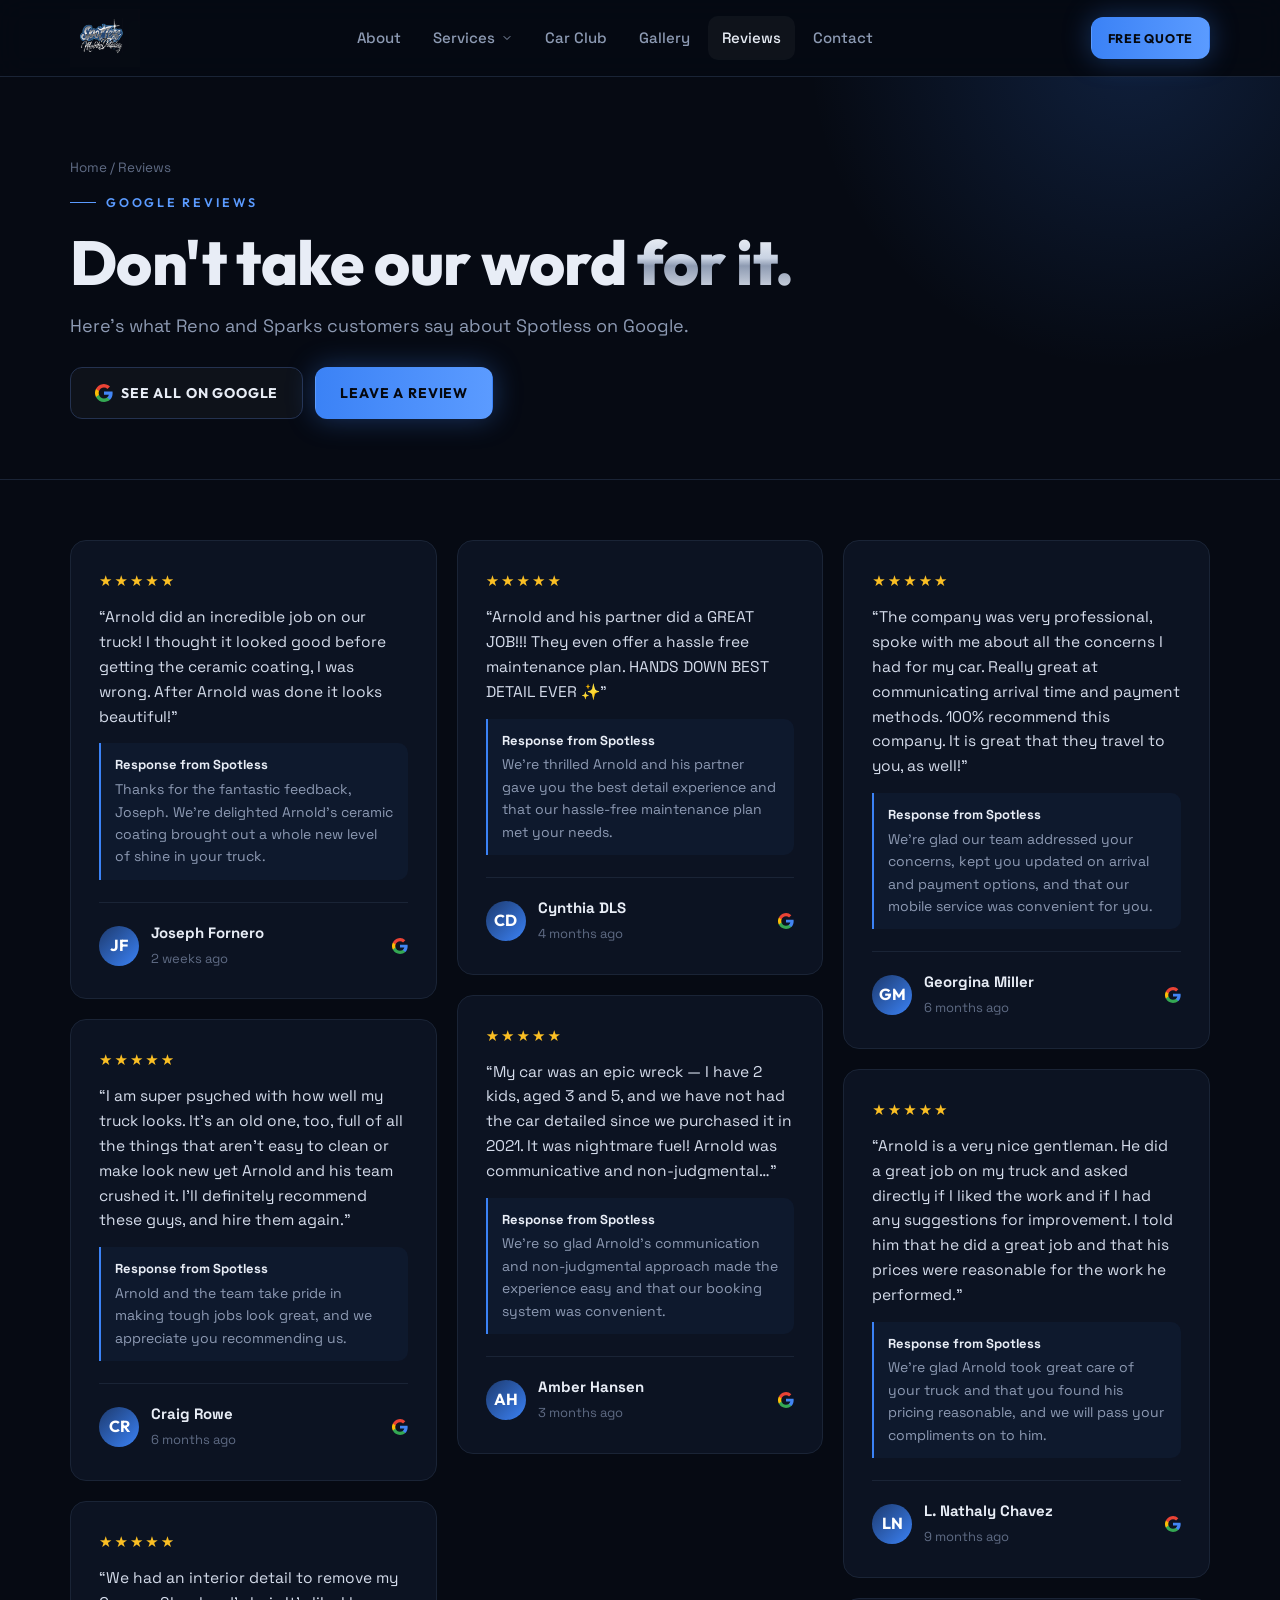
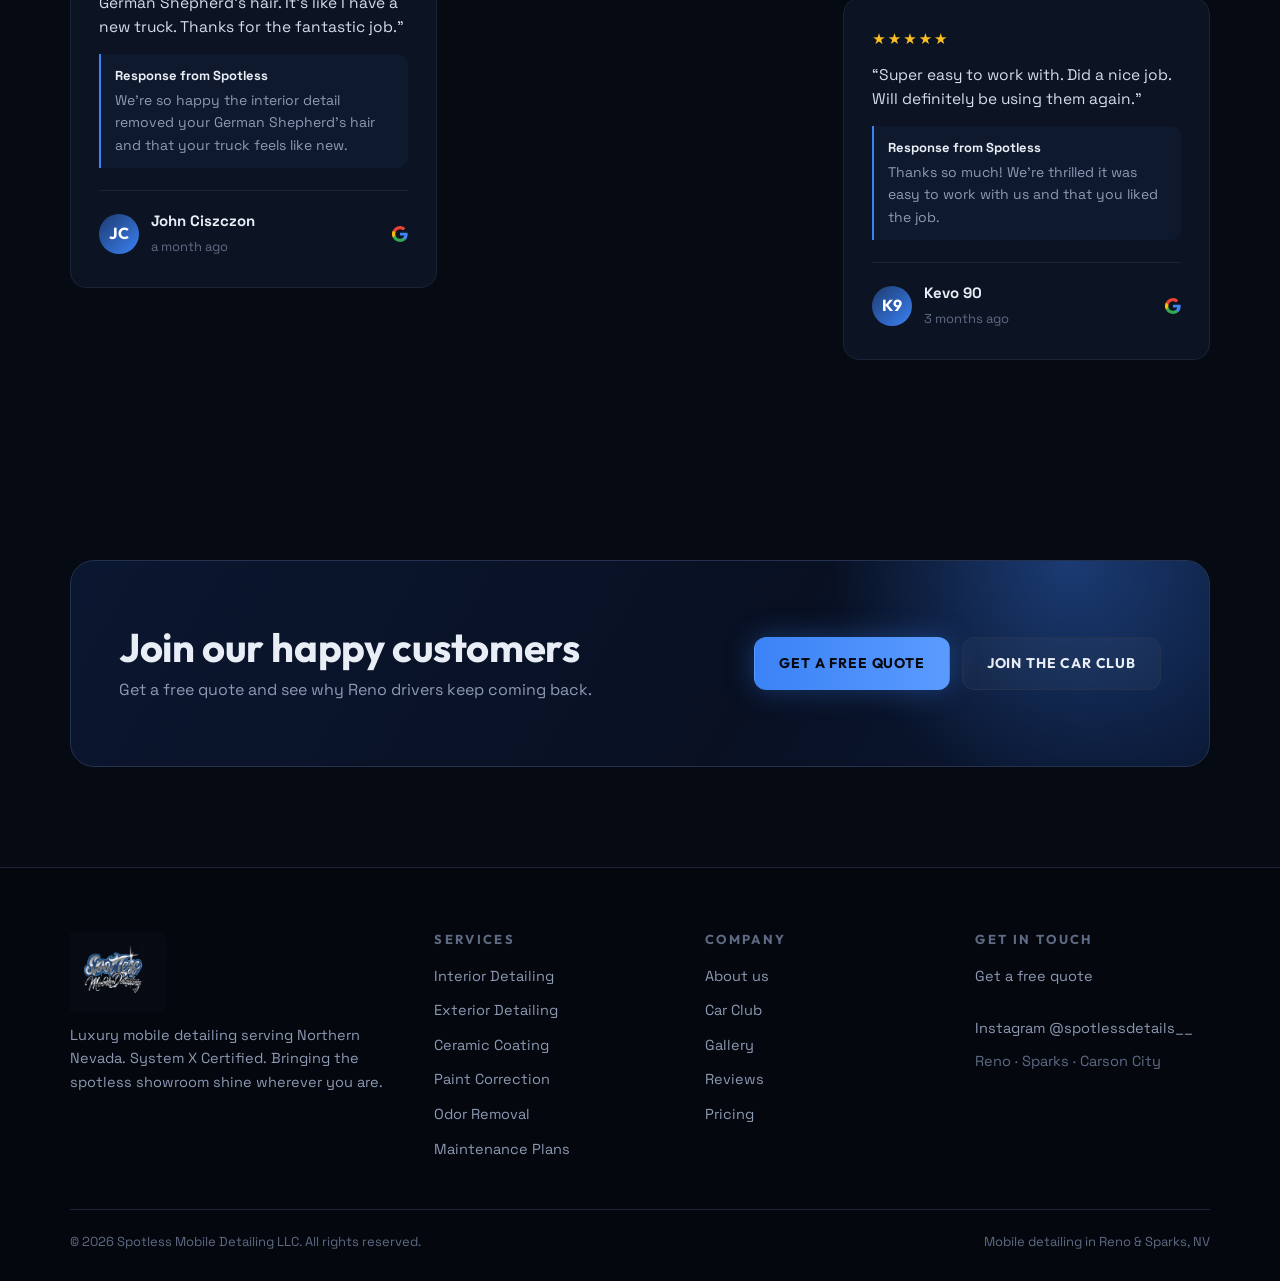
<file: reviews.html>
<!doctype html>
<html lang="en">
<head>
<meta charset="utf-8">
<meta name="viewport" content="width=device-width, initial-scale=1, viewport-fit=cover">
<title>Reviews | Spotless Mobile Detailing Reno</title>
<meta name="description" content="Read Google reviews from Spotless Mobile Detailing customers in Reno and Sparks.">
<link rel="canonical" href="https://spotlessdetailingreno.com/reviews">
<meta name="theme-color" content="#060a13">
<meta property="og:type" content="website"><meta property="og:title" content="Reviews | Spotless Mobile Detailing Reno"><meta property="og:description" content="Read Google reviews from Spotless Mobile Detailing customers in Reno and Sparks.">
<meta property="og:url" content="https://spotlessdetailingreno.com/reviews"><meta property="og:image" content="https://spotlessdetailingreno.com/assets/img/corvette.jpg">
<meta name="twitter:card" content="summary_large_image">
<link rel="icon" href="/assets/img/favicon.png">
<link rel="preconnect" href="https://fonts.googleapis.com"><link rel="preconnect" href="https://fonts.gstatic.com" crossorigin>
<link href="https://fonts.googleapis.com/css2?family=Outfit:wght@500;600;700;800&family=Space+Grotesk:wght@400;500;600&display=swap" rel="stylesheet">
<link rel="stylesheet" href="/assets/css/style.css">
<script type="application/ld+json">{"@context":"https://schema.org","@type":"AutoWash","name":"Spotless Mobile Detailing","alternateName":"Spotless Mobile Detailing LLC","url":"https://spotlessdetailingreno.com","logo":"https://spotlessdetailingreno.com/assets/img/logo.png","image":"https://spotlessdetailingreno.com/assets/img/corvette.jpg","description":"Luxury mobile detailing serving Reno, Sparks, Carson City and Northern Nevada. System X certified ceramic coating, paint correction and interior detailing.","areaServed":["Reno NV","Sparks NV","Carson City NV","Northern Nevada"],"priceRange":"$65–$1,600+","sameAs":["https://www.instagram.com/spotlessdetails__/"]}</script>
</head>
<body>
<a class="skip" href="#main">Skip to content</a>
<header class="hdr"><div class="wrap">
  <a class="brand" href="/" aria-label="Spotless Mobile Detailing home"><img src="/assets/img/logo.png" alt="Spotless Mobile Detailing" width="247" height="205"></a>
  <nav class="nav" aria-label="Main">
    <a href="/about">About</a>
    <div class="dd"><button aria-expanded="false" aria-haspopup="true">Services <svg viewBox="0 0 24 24" fill="none" stroke="currentColor" stroke-width="2" stroke-linecap="round" stroke-linejoin="round" aria-hidden="true" ><path d="m6 9 6 6 6-6"/></svg></button>
      <div class="dd-menu"><a href="/services#interior">Interior Detailing<small>$165–$349</small></a><a href="/services#exterior">Exterior Detailing<small>$65–$499</small></a><a href="/services#ceramic-coating">Ceramic Coating<small>From $599</small></a><a href="/services#paint-correction">Paint Correction<small>$400–$1,600+</small></a><a href="/services#odor-removal">Odor Removal<small>$249–$349</small></a><a href="/services#maintenance">Maintenance Plans<small>From $149/visit</small></a><a href="/services#pricing" style="color:var(--blue2)">All packages &amp; pricing →</a></div></div>
    <a href="/car-club">Car Club</a>
    <a href="/gallery">Gallery</a>
    <a href="/reviews" class="on">Reviews</a>
    <a href="/contact">Contact</a>
    <div class="mob-cta"><a class="btn btn-p" href="/contact">Get a free quote</a><a class="btn btn-g" href="/car-club">Join the car club</a></div>
  </nav>
  <div class="hdr-cta">
    <a class="btn btn-g btn-sm" data-phone href="#"><svg viewBox="0 0 24 24" fill="none" stroke="currentColor" stroke-width="2" stroke-linecap="round" stroke-linejoin="round" aria-hidden="true" style="width:15px;height:15px"><path d="M22 16.9v3a2 2 0 0 1-2.2 2 19.8 19.8 0 0 1-8.6-3.1 19.5 19.5 0 0 1-6-6A19.8 19.8 0 0 1 2.1 4.2 2 2 0 0 1 4.1 2h3a2 2 0 0 1 2 1.7c.1 1 .4 1.9.7 2.8a2 2 0 0 1-.5 2.1L8 9.9a16 16 0 0 0 6 6l1.3-1.3a2 2 0 0 1 2.1-.4c.9.3 1.8.6 2.8.7a2 2 0 0 1 1.7 2z"/></svg><span data-phone-text></span></a>
    <a class="btn btn-p btn-sm" href="/contact">Free quote</a>
    <button class="burger" aria-label="Menu" aria-expanded="false"><span></span></button>
  </div>
</div></header>
<main id="main">

<section class="phero"><div class="wrap">
  <div class="crumbs"><a href="/">Home</a> / Reviews</div>
  <span class="eyebrow">Google reviews</span>
  <h1>Don't take our word <span class="chrome">for it.</span></h1>
  <p class="lead">Here's what Reno and Sparks customers say about Spotless on Google.</p>
  <div class="svc-acts" style="margin-top:26px"><a class="btn btn-g" data-reviews href="#" target="_blank" rel="noopener"><span style="width:18px;height:18px;display:inline-flex"><svg viewBox="0 0 24 24" aria-hidden="true"><path fill="#4285F4" d="M23.5 12.3c0-.8-.1-1.6-.2-2.3H12v4.4h6.5a5.5 5.5 0 0 1-2.4 3.6v3h3.9c2.2-2.1 3.5-5.1 3.5-8.7z"/><path fill="#34A853" d="M12 24c3.2 0 6-1.1 8-2.9l-3.9-3c-1.1.7-2.5 1.2-4.1 1.2-3.1 0-5.8-2.1-6.7-5H1.3v3.1A12 12 0 0 0 12 24z"/><path fill="#FBBC05" d="M5.3 14.3a7.2 7.2 0 0 1 0-4.6V6.6h-4a12 12 0 0 0 0 10.8z"/><path fill="#EA4335" d="M12 4.8c1.8 0 3.3.6 4.6 1.8l3.4-3.4A12 12 0 0 0 1.3 6.6l4 3.1c.9-2.8 3.6-4.9 6.7-4.9z"/></svg></span>See all on Google</a><a class="btn btn-p" data-reviews href="#" target="_blank" rel="noopener">Leave a review</a></div>
</div></section>
<section class="sec" style="padding-top:60px"><div class="wrap"><div class="masonry"><article class="card rev rv"><div class="stars" aria-label="5 out of 5 stars">★★★★★</div>
<p>“Arnold did an incredible job on our truck! I thought it looked good before getting the ceramic coating, I was wrong. After Arnold was done it looks beautiful!”</p><div class="reply"><b>Response from Spotless</b>Thanks for the fantastic feedback, Joseph. We’re delighted Arnold’s ceramic coating brought out a whole new level of shine in your truck.</div>
<div class="who"><div class="av">JF</div><div><b>Joseph Fornero</b><small>2 weeks ago</small></div><span class="g-tag" style="margin-left:auto"><svg viewBox="0 0 24 24" aria-hidden="true"><path fill="#4285F4" d="M23.5 12.3c0-.8-.1-1.6-.2-2.3H12v4.4h6.5a5.5 5.5 0 0 1-2.4 3.6v3h3.9c2.2-2.1 3.5-5.1 3.5-8.7z"/><path fill="#34A853" d="M12 24c3.2 0 6-1.1 8-2.9l-3.9-3c-1.1.7-2.5 1.2-4.1 1.2-3.1 0-5.8-2.1-6.7-5H1.3v3.1A12 12 0 0 0 12 24z"/><path fill="#FBBC05" d="M5.3 14.3a7.2 7.2 0 0 1 0-4.6V6.6h-4a12 12 0 0 0 0 10.8z"/><path fill="#EA4335" d="M12 4.8c1.8 0 3.3.6 4.6 1.8l3.4-3.4A12 12 0 0 0 1.3 6.6l4 3.1c.9-2.8 3.6-4.9 6.7-4.9z"/></svg></span></div></article><article class="card rev rv"><div class="stars" aria-label="5 out of 5 stars">★★★★★</div>
<p>“I am super psyched with how well my truck looks. It’s an old one, too, full of all the things that aren’t easy to clean or make look new yet Arnold and his team crushed it. I’ll definitely recommend these guys, and hire them again.”</p><div class="reply"><b>Response from Spotless</b>Arnold and the team take pride in making tough jobs look great, and we appreciate you recommending us.</div>
<div class="who"><div class="av">CR</div><div><b>Craig Rowe</b><small>6 months ago</small></div><span class="g-tag" style="margin-left:auto"><svg viewBox="0 0 24 24" aria-hidden="true"><path fill="#4285F4" d="M23.5 12.3c0-.8-.1-1.6-.2-2.3H12v4.4h6.5a5.5 5.5 0 0 1-2.4 3.6v3h3.9c2.2-2.1 3.5-5.1 3.5-8.7z"/><path fill="#34A853" d="M12 24c3.2 0 6-1.1 8-2.9l-3.9-3c-1.1.7-2.5 1.2-4.1 1.2-3.1 0-5.8-2.1-6.7-5H1.3v3.1A12 12 0 0 0 12 24z"/><path fill="#FBBC05" d="M5.3 14.3a7.2 7.2 0 0 1 0-4.6V6.6h-4a12 12 0 0 0 0 10.8z"/><path fill="#EA4335" d="M12 4.8c1.8 0 3.3.6 4.6 1.8l3.4-3.4A12 12 0 0 0 1.3 6.6l4 3.1c.9-2.8 3.6-4.9 6.7-4.9z"/></svg></span></div></article><article class="card rev rv"><div class="stars" aria-label="5 out of 5 stars">★★★★★</div>
<p>“We had an interior detail to remove my German Shepherd’s hair. It’s like I have a new truck. Thanks for the fantastic job.”</p><div class="reply"><b>Response from Spotless</b>We’re so happy the interior detail removed your German Shepherd’s hair and that your truck feels like new.</div>
<div class="who"><div class="av">JC</div><div><b>John Ciszczon</b><small>a month ago</small></div><span class="g-tag" style="margin-left:auto"><svg viewBox="0 0 24 24" aria-hidden="true"><path fill="#4285F4" d="M23.5 12.3c0-.8-.1-1.6-.2-2.3H12v4.4h6.5a5.5 5.5 0 0 1-2.4 3.6v3h3.9c2.2-2.1 3.5-5.1 3.5-8.7z"/><path fill="#34A853" d="M12 24c3.2 0 6-1.1 8-2.9l-3.9-3c-1.1.7-2.5 1.2-4.1 1.2-3.1 0-5.8-2.1-6.7-5H1.3v3.1A12 12 0 0 0 12 24z"/><path fill="#FBBC05" d="M5.3 14.3a7.2 7.2 0 0 1 0-4.6V6.6h-4a12 12 0 0 0 0 10.8z"/><path fill="#EA4335" d="M12 4.8c1.8 0 3.3.6 4.6 1.8l3.4-3.4A12 12 0 0 0 1.3 6.6l4 3.1c.9-2.8 3.6-4.9 6.7-4.9z"/></svg></span></div></article><article class="card rev rv"><div class="stars" aria-label="5 out of 5 stars">★★★★★</div>
<p>“Arnold and his partner did a GREAT JOB!!! They even offer a hassle free maintenance plan. HANDS DOWN BEST DETAIL EVER ✨”</p><div class="reply"><b>Response from Spotless</b>We&#x27;re thrilled Arnold and his partner gave you the best detail experience and that our hassle-free maintenance plan met your needs.</div>
<div class="who"><div class="av">CD</div><div><b>Cynthia DLS</b><small>4 months ago</small></div><span class="g-tag" style="margin-left:auto"><svg viewBox="0 0 24 24" aria-hidden="true"><path fill="#4285F4" d="M23.5 12.3c0-.8-.1-1.6-.2-2.3H12v4.4h6.5a5.5 5.5 0 0 1-2.4 3.6v3h3.9c2.2-2.1 3.5-5.1 3.5-8.7z"/><path fill="#34A853" d="M12 24c3.2 0 6-1.1 8-2.9l-3.9-3c-1.1.7-2.5 1.2-4.1 1.2-3.1 0-5.8-2.1-6.7-5H1.3v3.1A12 12 0 0 0 12 24z"/><path fill="#FBBC05" d="M5.3 14.3a7.2 7.2 0 0 1 0-4.6V6.6h-4a12 12 0 0 0 0 10.8z"/><path fill="#EA4335" d="M12 4.8c1.8 0 3.3.6 4.6 1.8l3.4-3.4A12 12 0 0 0 1.3 6.6l4 3.1c.9-2.8 3.6-4.9 6.7-4.9z"/></svg></span></div></article><article class="card rev rv"><div class="stars" aria-label="5 out of 5 stars">★★★★★</div>
<p>“My car was an epic wreck — I have 2 kids, aged 3 and 5, and we have not had the car detailed since we purchased it in 2021. It was nightmare fuel! Arnold was communicative and non-judgmental…”</p><div class="reply"><b>Response from Spotless</b>We&#x27;re so glad Arnold&#x27;s communication and non-judgmental approach made the experience easy and that our booking system was convenient.</div>
<div class="who"><div class="av">AH</div><div><b>Amber Hansen</b><small>3 months ago</small></div><span class="g-tag" style="margin-left:auto"><svg viewBox="0 0 24 24" aria-hidden="true"><path fill="#4285F4" d="M23.5 12.3c0-.8-.1-1.6-.2-2.3H12v4.4h6.5a5.5 5.5 0 0 1-2.4 3.6v3h3.9c2.2-2.1 3.5-5.1 3.5-8.7z"/><path fill="#34A853" d="M12 24c3.2 0 6-1.1 8-2.9l-3.9-3c-1.1.7-2.5 1.2-4.1 1.2-3.1 0-5.8-2.1-6.7-5H1.3v3.1A12 12 0 0 0 12 24z"/><path fill="#FBBC05" d="M5.3 14.3a7.2 7.2 0 0 1 0-4.6V6.6h-4a12 12 0 0 0 0 10.8z"/><path fill="#EA4335" d="M12 4.8c1.8 0 3.3.6 4.6 1.8l3.4-3.4A12 12 0 0 0 1.3 6.6l4 3.1c.9-2.8 3.6-4.9 6.7-4.9z"/></svg></span></div></article><article class="card rev rv"><div class="stars" aria-label="5 out of 5 stars">★★★★★</div>
<p>“The company was very professional, spoke with me about all the concerns I had for my car. Really great at communicating arrival time and payment methods. 100% recommend this company. It is great that they travel to you, as well!”</p><div class="reply"><b>Response from Spotless</b>We&#x27;re glad our team addressed your concerns, kept you updated on arrival and payment options, and that our mobile service was convenient for you.</div>
<div class="who"><div class="av">GM</div><div><b>Georgina Miller</b><small>6 months ago</small></div><span class="g-tag" style="margin-left:auto"><svg viewBox="0 0 24 24" aria-hidden="true"><path fill="#4285F4" d="M23.5 12.3c0-.8-.1-1.6-.2-2.3H12v4.4h6.5a5.5 5.5 0 0 1-2.4 3.6v3h3.9c2.2-2.1 3.5-5.1 3.5-8.7z"/><path fill="#34A853" d="M12 24c3.2 0 6-1.1 8-2.9l-3.9-3c-1.1.7-2.5 1.2-4.1 1.2-3.1 0-5.8-2.1-6.7-5H1.3v3.1A12 12 0 0 0 12 24z"/><path fill="#FBBC05" d="M5.3 14.3a7.2 7.2 0 0 1 0-4.6V6.6h-4a12 12 0 0 0 0 10.8z"/><path fill="#EA4335" d="M12 4.8c1.8 0 3.3.6 4.6 1.8l3.4-3.4A12 12 0 0 0 1.3 6.6l4 3.1c.9-2.8 3.6-4.9 6.7-4.9z"/></svg></span></div></article><article class="card rev rv"><div class="stars" aria-label="5 out of 5 stars">★★★★★</div>
<p>“Arnold is a very nice gentleman. He did a great job on my truck and asked directly if I liked the work and if I had any suggestions for improvement. I told him that he did a great job and that his prices were reasonable for the work he performed.”</p><div class="reply"><b>Response from Spotless</b>We’re glad Arnold took great care of your truck and that you found his pricing reasonable, and we will pass your compliments on to him.</div>
<div class="who"><div class="av">LN</div><div><b>L. Nathaly Chavez</b><small>9 months ago</small></div><span class="g-tag" style="margin-left:auto"><svg viewBox="0 0 24 24" aria-hidden="true"><path fill="#4285F4" d="M23.5 12.3c0-.8-.1-1.6-.2-2.3H12v4.4h6.5a5.5 5.5 0 0 1-2.4 3.6v3h3.9c2.2-2.1 3.5-5.1 3.5-8.7z"/><path fill="#34A853" d="M12 24c3.2 0 6-1.1 8-2.9l-3.9-3c-1.1.7-2.5 1.2-4.1 1.2-3.1 0-5.8-2.1-6.7-5H1.3v3.1A12 12 0 0 0 12 24z"/><path fill="#FBBC05" d="M5.3 14.3a7.2 7.2 0 0 1 0-4.6V6.6h-4a12 12 0 0 0 0 10.8z"/><path fill="#EA4335" d="M12 4.8c1.8 0 3.3.6 4.6 1.8l3.4-3.4A12 12 0 0 0 1.3 6.6l4 3.1c.9-2.8 3.6-4.9 6.7-4.9z"/></svg></span></div></article><article class="card rev rv"><div class="stars" aria-label="5 out of 5 stars">★★★★★</div>
<p>“Super easy to work with. Did a nice job. Will definitely be using them again.”</p><div class="reply"><b>Response from Spotless</b>Thanks so much! We’re thrilled it was easy to work with us and that you liked the job.</div>
<div class="who"><div class="av">K9</div><div><b>Kevo 90</b><small>3 months ago</small></div><span class="g-tag" style="margin-left:auto"><svg viewBox="0 0 24 24" aria-hidden="true"><path fill="#4285F4" d="M23.5 12.3c0-.8-.1-1.6-.2-2.3H12v4.4h6.5a5.5 5.5 0 0 1-2.4 3.6v3h3.9c2.2-2.1 3.5-5.1 3.5-8.7z"/><path fill="#34A853" d="M12 24c3.2 0 6-1.1 8-2.9l-3.9-3c-1.1.7-2.5 1.2-4.1 1.2-3.1 0-5.8-2.1-6.7-5H1.3v3.1A12 12 0 0 0 12 24z"/><path fill="#FBBC05" d="M5.3 14.3a7.2 7.2 0 0 1 0-4.6V6.6h-4a12 12 0 0 0 0 10.8z"/><path fill="#EA4335" d="M12 4.8c1.8 0 3.3.6 4.6 1.8l3.4-3.4A12 12 0 0 0 1.3 6.6l4 3.1c.9-2.8 3.6-4.9 6.7-4.9z"/></svg></span></div></article></div></div></section>
<section class="wrap rv" style="margin-top:100px"><div class="band"><div style="position:relative;z-index:1"><h2>Join our happy customers</h2><p>Get a free quote and see why Reno drivers keep coming back.</p></div>
<div class="acts"><a class="btn btn-p" href="/contact">Get a free quote</a><a class="btn btn-g" href="/car-club">Join the car club</a></div></div></section>

</main>
<footer class="ftr"><div class="wrap">
  <div class="ftr-grid">
    <div><img src="/assets/img/logo.png" alt="Spotless Mobile Detailing" width="247" height="205" loading="lazy">
      <p>Luxury mobile detailing serving Northern Nevada. System X Certified. Bringing the spotless showroom shine wherever you are.</p></div>
    <div><h4>Services</h4><ul><li><a href="/services#interior">Interior Detailing</a></li><li><a href="/services#exterior">Exterior Detailing</a></li><li><a href="/services#ceramic-coating">Ceramic Coating</a></li><li><a href="/services#paint-correction">Paint Correction</a></li><li><a href="/services#odor-removal">Odor Removal</a></li><li><a href="/services#maintenance">Maintenance Plans</a></li></ul></div>
    <div><h4>Company</h4><ul><li><a href="/about">About us</a></li><li><a href="/car-club">Car Club</a></li><li><a href="/gallery">Gallery</a></li><li><a href="/reviews">Reviews</a></li><li><a href="/services#pricing">Pricing</a></li></ul></div>
    <div><h4>Get in touch</h4><ul>
      <li><a href="/contact">Get a free quote</a></li>
      <li><a data-phone href="#"><span data-phone-text></span></a></li>
      <li><a data-email href="#"><span data-email-text></span></a></li>
      <li><a data-ig href="#" target="_blank" rel="noopener">Instagram @spotlessdetails__</a></li>
      <li style="color:var(--dim);font-size:14.5px">Reno · Sparks · Carson City</li></ul></div>
  </div>
  <div class="ftr-base"><span>© <span id="yr">2026</span> Spotless Mobile Detailing LLC. All rights reserved.</span><span>Mobile detailing in Reno &amp; Sparks, NV</span></div>
</div></footer>
<div class="mbar"><a class="btn btn-g" data-phone href="#"><svg viewBox="0 0 24 24" fill="none" stroke="currentColor" stroke-width="2" stroke-linecap="round" stroke-linejoin="round" aria-hidden="true" style="width:15px;height:15px"><path d="M22 16.9v3a2 2 0 0 1-2.2 2 19.8 19.8 0 0 1-8.6-3.1 19.5 19.5 0 0 1-6-6A19.8 19.8 0 0 1 2.1 4.2 2 2 0 0 1 4.1 2h3a2 2 0 0 1 2 1.7c.1 1 .4 1.9.7 2.8a2 2 0 0 1-.5 2.1L8 9.9a16 16 0 0 0 6 6l1.3-1.3a2 2 0 0 1 2.1-.4c.9.3 1.8.6 2.8.7a2 2 0 0 1 1.7 2z"/></svg>Call</a><a class="btn btn-g" data-phone-fallback href="/car-club">Car Club</a><a class="btn btn-p" href="/contact">Free quote</a></div>
<script src="/assets/js/main.js" defer></script>
</body>
</html>
</file>
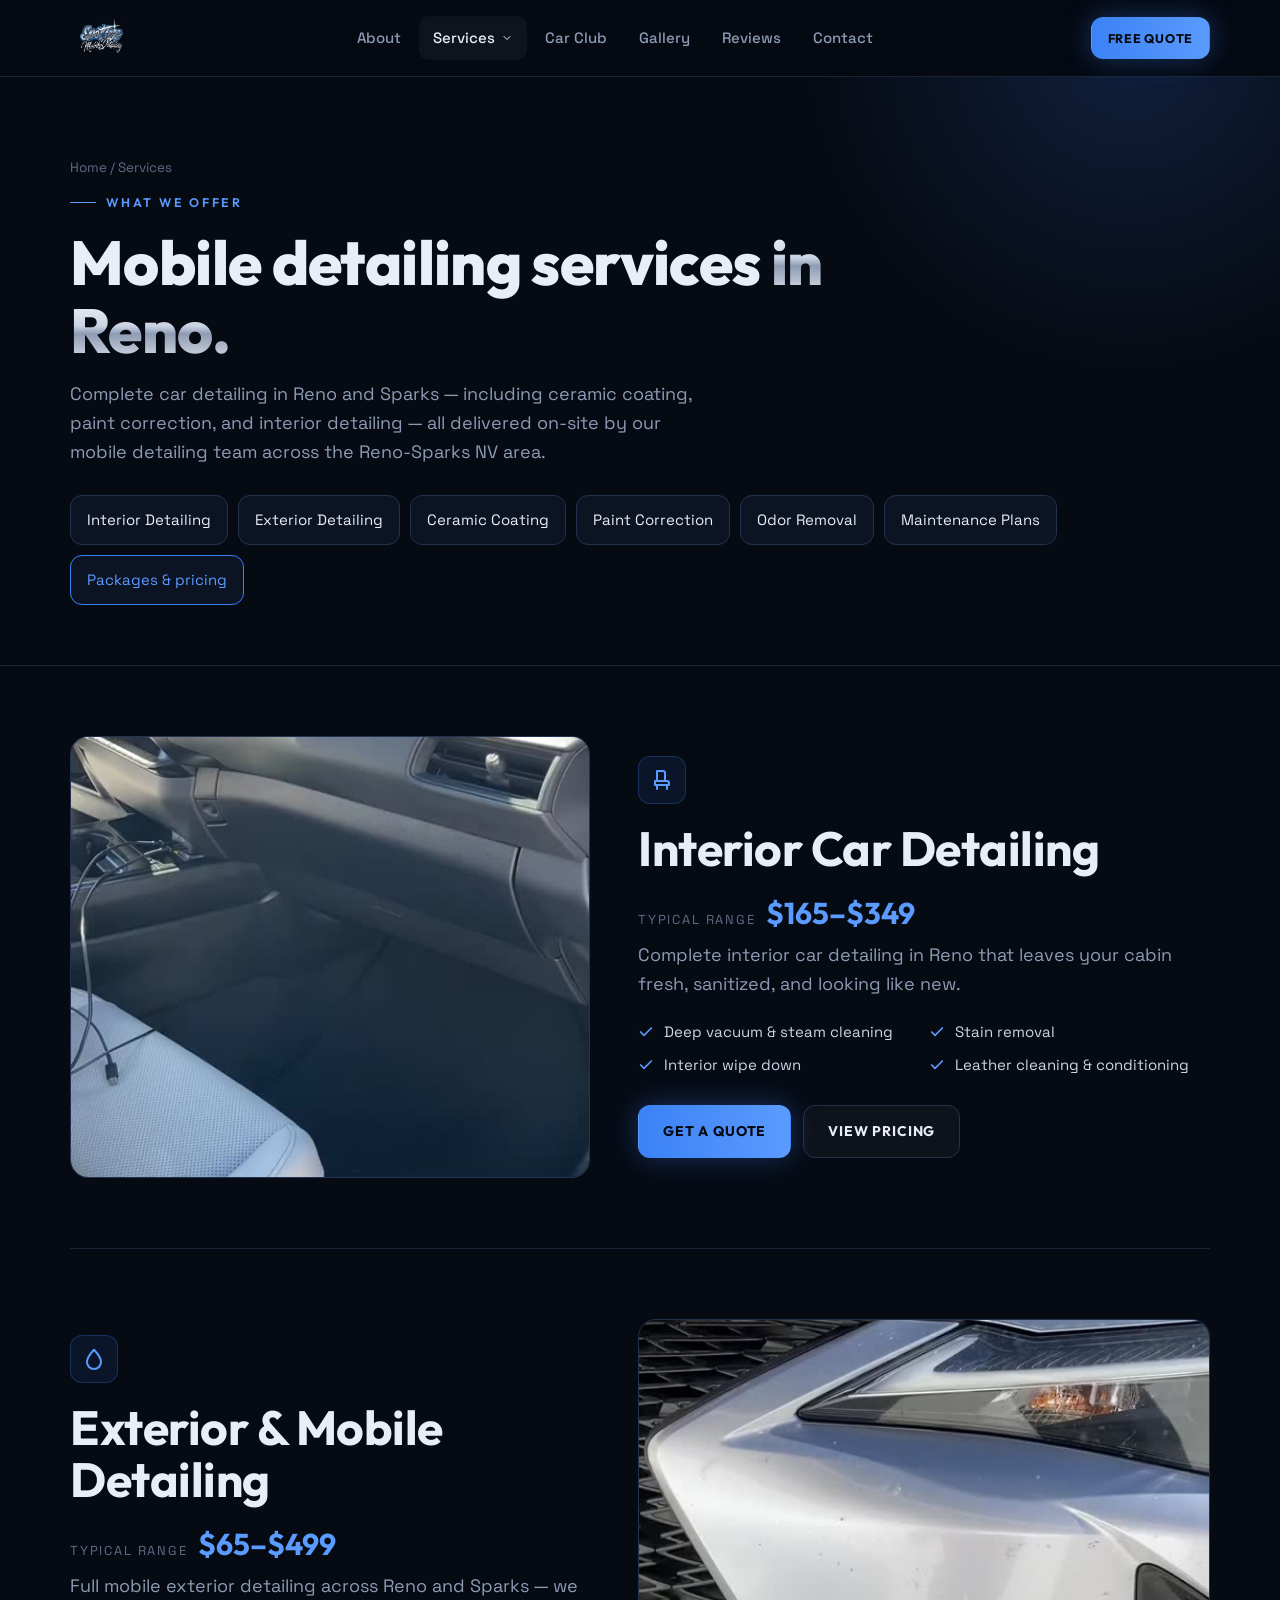
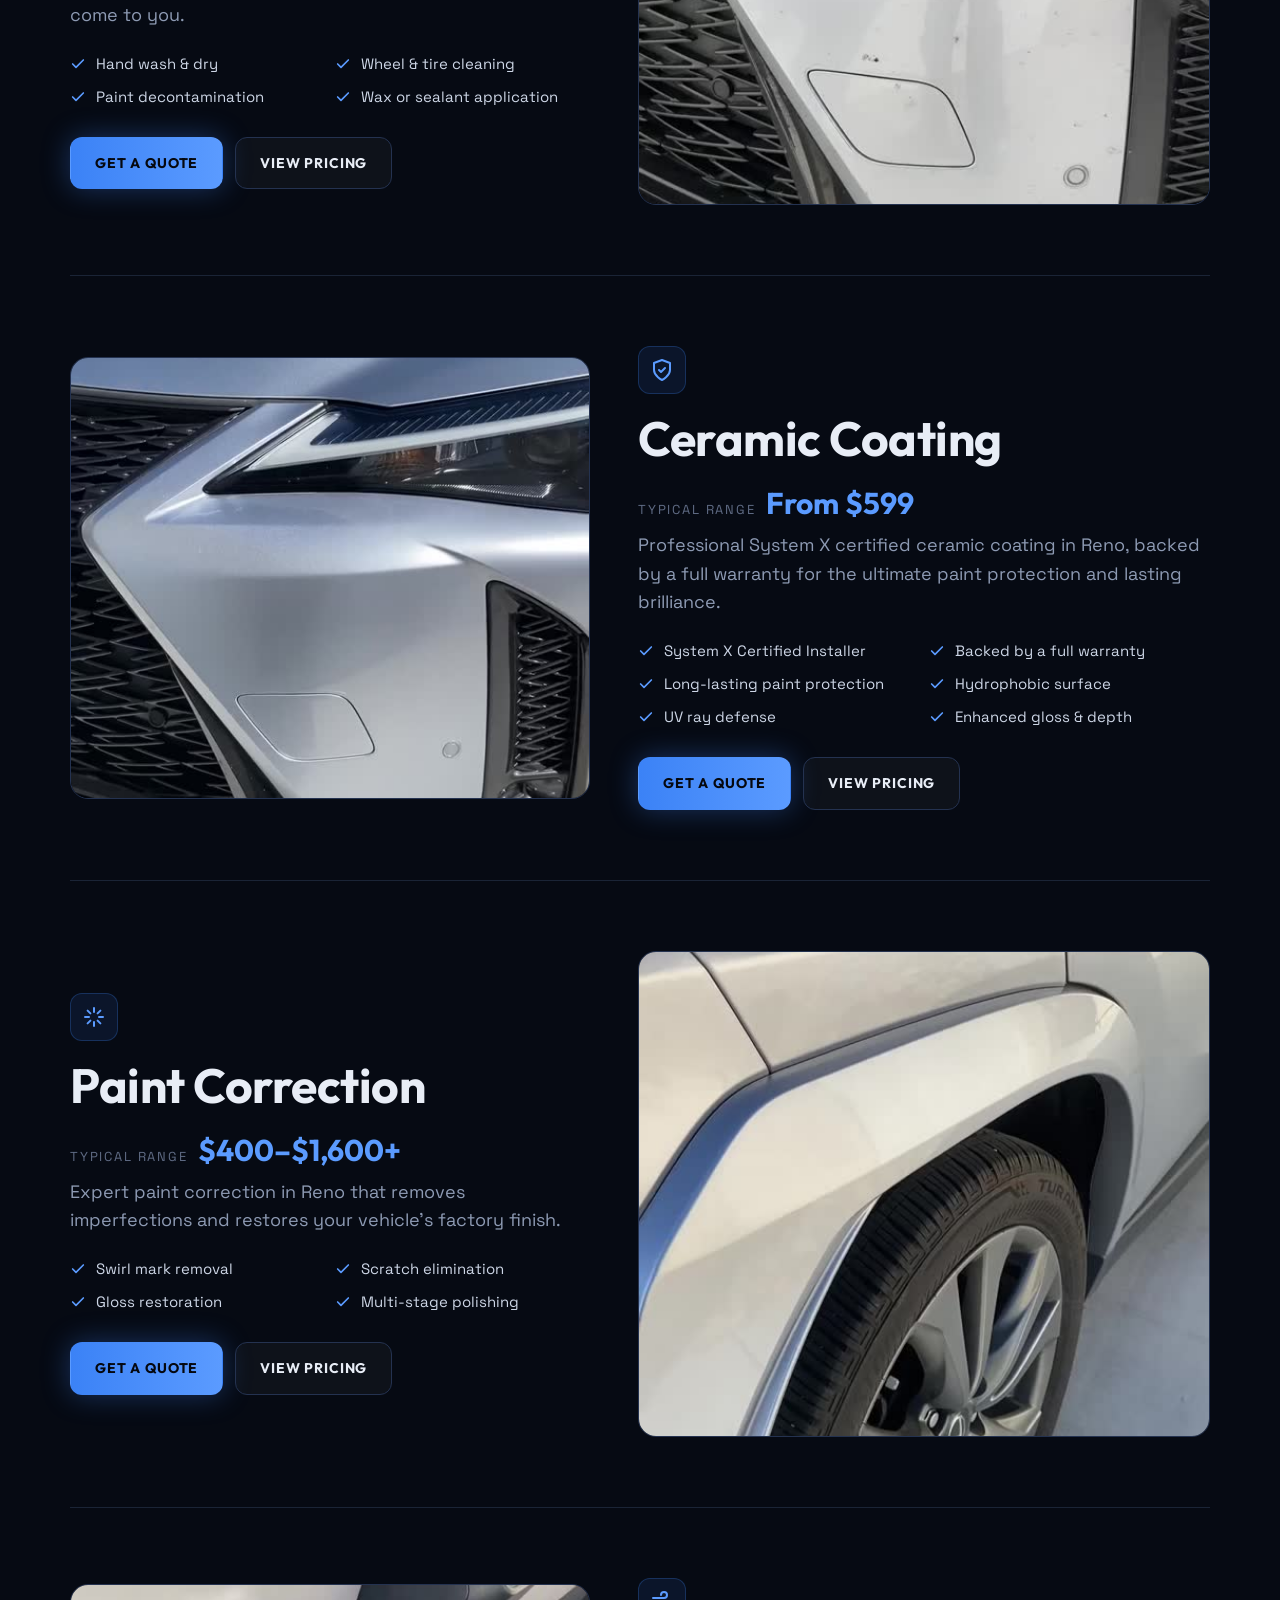
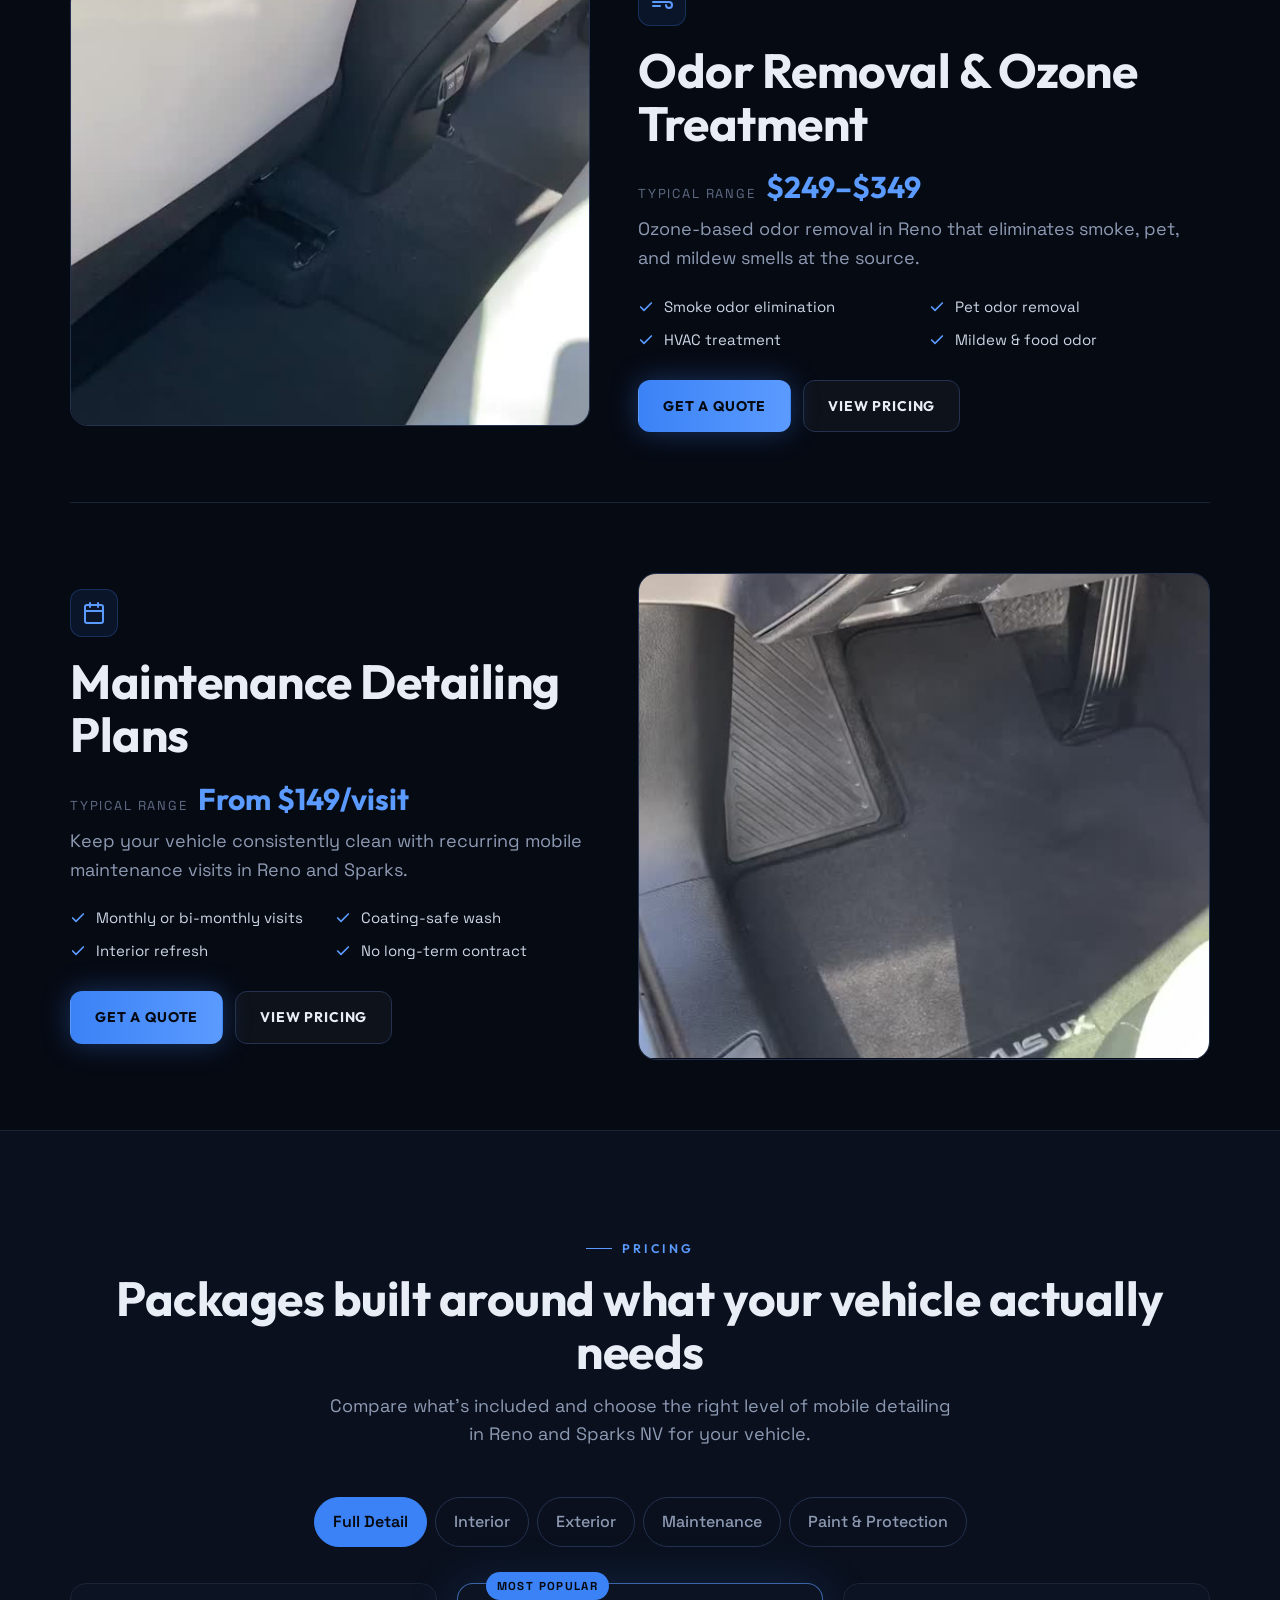
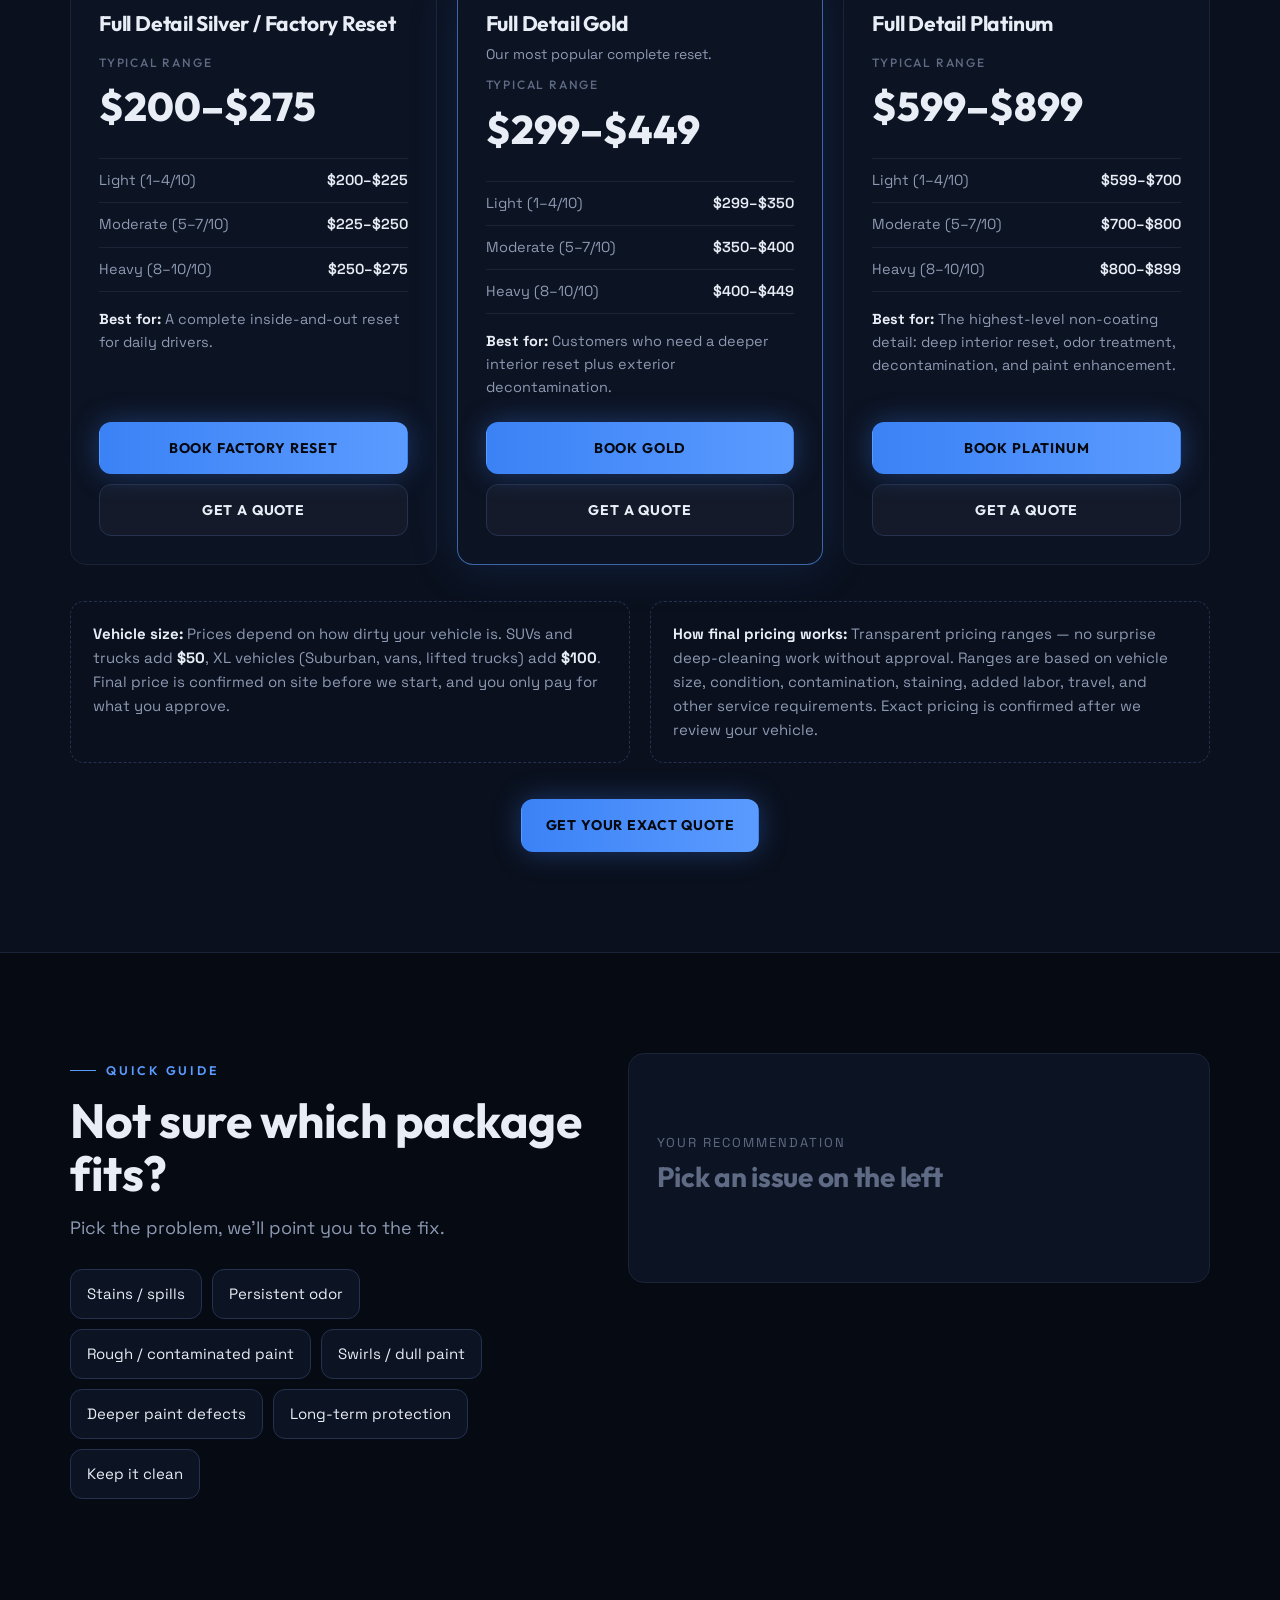
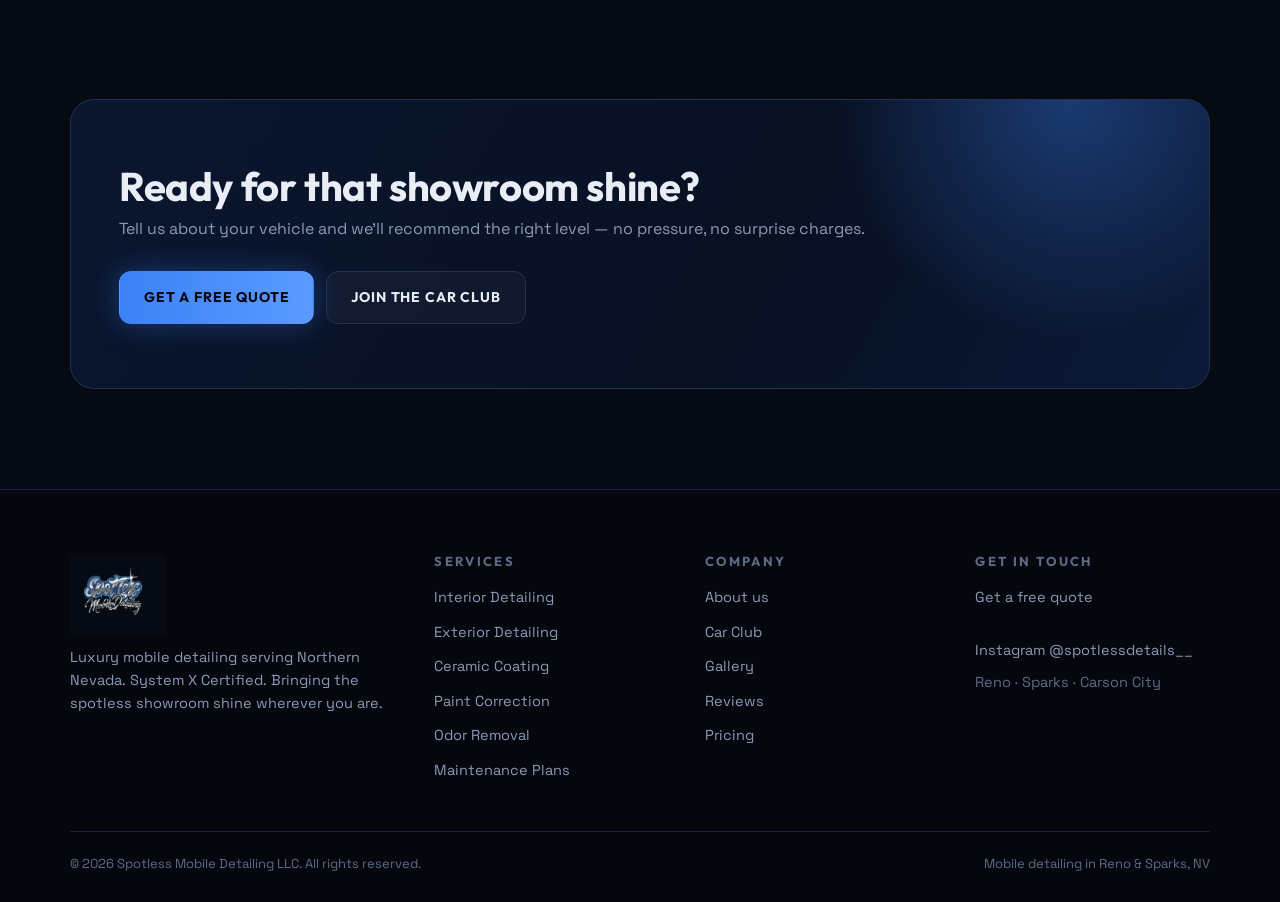
<file: services.html>
<!doctype html>
<html lang="en">
<head>
<meta charset="utf-8">
<meta name="viewport" content="width=device-width, initial-scale=1, viewport-fit=cover">
<title>Detailing Services & Pricing | Spotless Mobile Detailing Reno</title>
<meta name="description" content="Interior & exterior detailing, System X ceramic coating, paint correction, odor removal and maintenance plans in Reno & Sparks. Transparent pricing.">
<link rel="canonical" href="https://spotlessdetailingreno.com/services">
<meta name="theme-color" content="#060a13">
<meta property="og:type" content="website"><meta property="og:title" content="Detailing Services & Pricing | Spotless Mobile Detailing Reno"><meta property="og:description" content="Interior & exterior detailing, System X ceramic coating, paint correction, odor removal and maintenance plans in Reno & Sparks. Transparent pricing.">
<meta property="og:url" content="https://spotlessdetailingreno.com/services"><meta property="og:image" content="https://spotlessdetailingreno.com/assets/img/corvette.jpg">
<meta name="twitter:card" content="summary_large_image">
<link rel="icon" href="/assets/img/favicon.png">
<link rel="preconnect" href="https://fonts.googleapis.com"><link rel="preconnect" href="https://fonts.gstatic.com" crossorigin>
<link href="https://fonts.googleapis.com/css2?family=Outfit:wght@500;600;700;800&family=Space+Grotesk:wght@400;500;600&display=swap" rel="stylesheet">
<link rel="stylesheet" href="/assets/css/style.css">
<script type="application/ld+json">{"@context":"https://schema.org","@type":"AutoWash","name":"Spotless Mobile Detailing","alternateName":"Spotless Mobile Detailing LLC","url":"https://spotlessdetailingreno.com","logo":"https://spotlessdetailingreno.com/assets/img/logo.png","image":"https://spotlessdetailingreno.com/assets/img/corvette.jpg","description":"Luxury mobile detailing serving Reno, Sparks, Carson City and Northern Nevada. System X certified ceramic coating, paint correction and interior detailing.","areaServed":["Reno NV","Sparks NV","Carson City NV","Northern Nevada"],"priceRange":"$65–$1,600+","sameAs":["https://www.instagram.com/spotlessdetails__/"]}</script>
</head>
<body>
<a class="skip" href="#main">Skip to content</a>
<header class="hdr"><div class="wrap">
  <a class="brand" href="/" aria-label="Spotless Mobile Detailing home"><img src="/assets/img/logo.png" alt="Spotless Mobile Detailing" width="247" height="205"></a>
  <nav class="nav" aria-label="Main">
    <a href="/about">About</a>
    <div class="dd on"><button aria-expanded="false" aria-haspopup="true">Services <svg viewBox="0 0 24 24" fill="none" stroke="currentColor" stroke-width="2" stroke-linecap="round" stroke-linejoin="round" aria-hidden="true" ><path d="m6 9 6 6 6-6"/></svg></button>
      <div class="dd-menu"><a href="/services#interior">Interior Detailing<small>$165–$349</small></a><a href="/services#exterior">Exterior Detailing<small>$65–$499</small></a><a href="/services#ceramic-coating">Ceramic Coating<small>From $599</small></a><a href="/services#paint-correction">Paint Correction<small>$400–$1,600+</small></a><a href="/services#odor-removal">Odor Removal<small>$249–$349</small></a><a href="/services#maintenance">Maintenance Plans<small>From $149/visit</small></a><a href="/services#pricing" style="color:var(--blue2)">All packages &amp; pricing →</a></div></div>
    <a href="/car-club">Car Club</a>
    <a href="/gallery">Gallery</a>
    <a href="/reviews">Reviews</a>
    <a href="/contact">Contact</a>
    <div class="mob-cta"><a class="btn btn-p" href="/contact">Get a free quote</a><a class="btn btn-g" href="/car-club">Join the car club</a></div>
  </nav>
  <div class="hdr-cta">
    <a class="btn btn-g btn-sm" data-phone href="#"><svg viewBox="0 0 24 24" fill="none" stroke="currentColor" stroke-width="2" stroke-linecap="round" stroke-linejoin="round" aria-hidden="true" style="width:15px;height:15px"><path d="M22 16.9v3a2 2 0 0 1-2.2 2 19.8 19.8 0 0 1-8.6-3.1 19.5 19.5 0 0 1-6-6A19.8 19.8 0 0 1 2.1 4.2 2 2 0 0 1 4.1 2h3a2 2 0 0 1 2 1.7c.1 1 .4 1.9.7 2.8a2 2 0 0 1-.5 2.1L8 9.9a16 16 0 0 0 6 6l1.3-1.3a2 2 0 0 1 2.1-.4c.9.3 1.8.6 2.8.7a2 2 0 0 1 1.7 2z"/></svg><span data-phone-text></span></a>
    <a class="btn btn-p btn-sm" href="/contact">Free quote</a>
    <button class="burger" aria-label="Menu" aria-expanded="false"><span></span></button>
  </div>
</div></header>
<main id="main">

<section class="phero"><div class="wrap">
  <div class="crumbs"><a href="/">Home</a> / Services</div>
  <span class="eyebrow">What we offer</span>
  <h1>Mobile detailing services <span class="chrome">in Reno.</span></h1>
  <p class="lead">Complete car detailing in Reno and Sparks — including ceramic coating, paint correction, and interior detailing — all delivered on-site by our mobile detailing team across the Reno-Sparks NV area.</p>
  <div class="chips" style="margin-top:28px"><a class="chip" href="#interior">Interior Detailing</a><a class="chip" href="#exterior">Exterior Detailing</a><a class="chip" href="#ceramic-coating">Ceramic Coating</a><a class="chip" href="#paint-correction">Paint Correction</a><a class="chip" href="#odor-removal">Odor Removal</a><a class="chip" href="#maintenance">Maintenance Plans</a><a class="chip" href="#pricing" style="border-color:var(--blue);color:var(--blue2)">Packages &amp; pricing</a></div>
</div></section>
<section class="wrap"><div class="svc" id="interior">
  <div class="svc-media rv"><video data-auto muted loop playsinline preload="none" poster="/assets/video/clip-07.jpg" data-src="/assets/video/clip-07.mp4" aria-label="Interior Car Detailing"></video></div>
  <div class="rv"><div class="ico"><svg viewBox="0 0 24 24" fill="none" stroke="currentColor" stroke-width="2" stroke-linecap="round" stroke-linejoin="round" aria-hidden="true" ><path d="M7 3h6a2 2 0 0 1 2 2v8H7z"/><path d="M5 13h12a2 2 0 0 1 2 2v2H5z"/><path d="M7 17v4M17 17v4"/></svg></div><h2 style="margin-top:0">Interior Car Detailing</h2>
    <div class="rngline"><span>Typical range</span><b>$165–$349</b></div>
    <p class="lead">Complete interior car detailing in Reno that leaves your cabin fresh, sanitized, and looking like new.</p>
    <ul class="ticks"><li>Deep vacuum & steam cleaning</li><li>Stain removal</li><li>Interior wipe down</li><li>Leather cleaning & conditioning</li></ul>
    <div class="svc-acts"><a class="btn btn-p" href="/contact?service=Interior+Car+Detailing">Get a quote</a><a class="btn btn-g" href="#pricing">View pricing</a></div></div>
</div><div class="svc" id="exterior">
  <div class="svc-media rv"><video data-auto muted loop playsinline preload="none" poster="/assets/video/clip-01.jpg" data-src="/assets/video/clip-01.mp4" aria-label="Exterior & Mobile Detailing"></video></div>
  <div class="rv"><div class="ico"><svg viewBox="0 0 24 24" fill="none" stroke="currentColor" stroke-width="2" stroke-linecap="round" stroke-linejoin="round" aria-hidden="true" ><path d="M12 2.7S5 10 5 15a7 7 0 0 0 14 0c0-5-7-12.3-7-12.3z"/></svg></div><h2 style="margin-top:0">Exterior & Mobile Detailing</h2>
    <div class="rngline"><span>Typical range</span><b>$65–$499</b></div>
    <p class="lead">Full mobile exterior detailing across Reno and Sparks — we come to you.</p>
    <ul class="ticks"><li>Hand wash & dry</li><li>Wheel & tire cleaning</li><li>Paint decontamination</li><li>Wax or sealant application</li></ul>
    <div class="svc-acts"><a class="btn btn-p" href="/contact?service=Exterior+%26+Mobile+Detailing">Get a quote</a><a class="btn btn-g" href="#pricing">View pricing</a></div></div>
</div><div class="svc" id="ceramic-coating">
  <div class="svc-media rv"><video data-auto muted loop playsinline preload="none" poster="/assets/video/clip-02.jpg" data-src="/assets/video/clip-02.mp4" aria-label="Ceramic Coating"></video></div>
  <div class="rv"><div class="ico"><svg viewBox="0 0 24 24" fill="none" stroke="currentColor" stroke-width="2" stroke-linecap="round" stroke-linejoin="round" aria-hidden="true" ><path d="M12 22s8-4 8-10V5l-8-3-8 3v7c0 6 8 10 8 10z"/><path d="m9 12 2 2 4-4"/></svg></div><h2 style="margin-top:0">Ceramic Coating</h2>
    <div class="rngline"><span>Typical range</span><b>From $599</b></div>
    <p class="lead">Professional System X certified ceramic coating in Reno, backed by a full warranty for the ultimate paint protection and lasting brilliance.</p>
    <ul class="ticks"><li>System X Certified Installer</li><li>Backed by a full warranty</li><li>Long-lasting paint protection</li><li>Hydrophobic surface</li><li>UV ray defense</li><li>Enhanced gloss & depth</li></ul>
    <div class="svc-acts"><a class="btn btn-p" href="/contact?service=Ceramic+Coating">Get a quote</a><a class="btn btn-g" href="#pricing">View pricing</a></div></div>
</div><div class="svc" id="paint-correction">
  <div class="svc-media rv"><video data-auto muted loop playsinline preload="none" poster="/assets/video/clip-04.jpg" data-src="/assets/video/clip-04.mp4" aria-label="Paint Correction"></video></div>
  <div class="rv"><div class="ico"><svg viewBox="0 0 24 24" fill="none" stroke="currentColor" stroke-width="2" stroke-linecap="round" stroke-linejoin="round" aria-hidden="true" ><path d="M12 3v4M12 17v4M3 12h4M17 12h4M5.6 5.6l2.8 2.8M15.6 15.6l2.8 2.8M5.6 18.4l2.8-2.8M15.6 8.4l2.8-2.8"/></svg></div><h2 style="margin-top:0">Paint Correction</h2>
    <div class="rngline"><span>Typical range</span><b>$400–$1,600+</b></div>
    <p class="lead">Expert paint correction in Reno that removes imperfections and restores your vehicle's factory finish.</p>
    <ul class="ticks"><li>Swirl mark removal</li><li>Scratch elimination</li><li>Gloss restoration</li><li>Multi-stage polishing</li></ul>
    <div class="svc-acts"><a class="btn btn-p" href="/contact?service=Paint+Correction">Get a quote</a><a class="btn btn-g" href="#pricing">View pricing</a></div></div>
</div><div class="svc" id="odor-removal">
  <div class="svc-media rv"><video data-auto muted loop playsinline preload="none" poster="/assets/video/clip-09.jpg" data-src="/assets/video/clip-09.mp4" aria-label="Odor Removal & Ozone Treatment"></video></div>
  <div class="rv"><div class="ico"><svg viewBox="0 0 24 24" fill="none" stroke="currentColor" stroke-width="2" stroke-linecap="round" stroke-linejoin="round" aria-hidden="true" ><path d="M3 8h11a3 3 0 1 0-3-3"/><path d="M3 12h16a3 3 0 1 1-3 3"/><path d="M3 16h7"/></svg></div><h2 style="margin-top:0">Odor Removal & Ozone Treatment</h2>
    <div class="rngline"><span>Typical range</span><b>$249–$349</b></div>
    <p class="lead">Ozone-based odor removal in Reno that eliminates smoke, pet, and mildew smells at the source.</p>
    <ul class="ticks"><li>Smoke odor elimination</li><li>Pet odor removal</li><li>HVAC treatment</li><li>Mildew & food odor</li></ul>
    <div class="svc-acts"><a class="btn btn-p" href="/contact?service=Odor+Removal+%26+Ozone+Treatment">Get a quote</a><a class="btn btn-g" href="#pricing">View pricing</a></div></div>
</div><div class="svc" id="maintenance">
  <div class="svc-media rv"><video data-auto muted loop playsinline preload="none" poster="/assets/video/clip-06.jpg" data-src="/assets/video/clip-06.mp4" aria-label="Maintenance Detailing Plans"></video></div>
  <div class="rv"><div class="ico"><svg viewBox="0 0 24 24" fill="none" stroke="currentColor" stroke-width="2" stroke-linecap="round" stroke-linejoin="round" aria-hidden="true" ><rect x="3" y="4" width="18" height="18" rx="2"/><path d="M16 2v4M8 2v4M3 10h18"/></svg></div><h2 style="margin-top:0">Maintenance Detailing Plans</h2>
    <div class="rngline"><span>Typical range</span><b>From $149/visit</b></div>
    <p class="lead">Keep your vehicle consistently clean with recurring mobile maintenance visits in Reno and Sparks.</p>
    <ul class="ticks"><li>Monthly or bi-monthly visits</li><li>Coating-safe wash</li><li>Interior refresh</li><li>No long-term contract</li></ul>
    <div class="svc-acts"><a class="btn btn-p" href="/contact?service=Maintenance+Detailing+Plans">Get a quote</a><a class="btn btn-g" href="#pricing">View pricing</a></div></div>
</div></section>

<section class="sec sec-alt" id="pricing" style="scroll-margin-top:76px"><div class="wrap">
  <div class="sec-head center rv"><span class="eyebrow">Pricing</span><h2>Packages built around what your vehicle actually needs</h2>
  <p class="lead">Compare what's included and choose the right level of mobile detailing in Reno and Sparks NV for your vehicle.</p></div>
  <div class="tabs" role="tablist" aria-label="Package categories"><button class="tab" role="tab" id="t-full" aria-controls="p-full" aria-selected="true">Full Detail</button><button class="tab" role="tab" id="t-int" aria-controls="p-int" aria-selected="false">Interior</button><button class="tab" role="tab" id="t-ext" aria-controls="p-ext" aria-selected="false">Exterior</button><button class="tab" role="tab" id="t-mnt" aria-controls="p-mnt" aria-selected="false">Maintenance</button><button class="tab" role="tab" id="t-pp" aria-controls="p-pp" aria-selected="false">Paint &amp; Protection</button></div>
  <div class="panel" role="tabpanel" id="p-full" aria-labelledby="t-full"><div class="grid g3"><div class="card pkg rv"><h3>Full Detail Silver / Factory Reset</h3>
<div class="rng"><small>Typical range</small>$200–$275</div>
<ul class="tiers"><li><span>Light (1–4/10)</span><b>$200–$225</b></li><li><span>Moderate (5–7/10)</span><b>$225–$250</b></li><li><span>Heavy (8–10/10)</span><b>$250–$275</b></li></ul>
<p class="best"><b>Best for:</b> A complete inside-and-out reset for daily drivers.</p>
<div class="acts"><a class="btn btn-p" href="/contact?service=Full+Detail+Silver+%2F+Factory+Reset">Book Factory Reset</a><a class="btn btn-g" href="/contact">Get a quote</a></div></div><div class="card pkg pop rv"><span class="tag">Most popular</span><h3>Full Detail Gold</h3><p style="font-size:14px">Our most popular complete reset.</p>
<div class="rng"><small>Typical range</small>$299–$449</div>
<ul class="tiers"><li><span>Light (1–4/10)</span><b>$299–$350</b></li><li><span>Moderate (5–7/10)</span><b>$350–$400</b></li><li><span>Heavy (8–10/10)</span><b>$400–$449</b></li></ul>
<p class="best"><b>Best for:</b> Customers who need a deeper interior reset plus exterior decontamination.</p>
<div class="acts"><a class="btn btn-p" href="/contact?service=Full+Detail+Gold">Book Gold</a><a class="btn btn-g" href="/contact">Get a quote</a></div></div><div class="card pkg rv"><h3>Full Detail Platinum</h3>
<div class="rng"><small>Typical range</small>$599–$899</div>
<ul class="tiers"><li><span>Light (1–4/10)</span><b>$599–$700</b></li><li><span>Moderate (5–7/10)</span><b>$700–$800</b></li><li><span>Heavy (8–10/10)</span><b>$800–$899</b></li></ul>
<p class="best"><b>Best for:</b> The highest-level non-coating detail: deep interior reset, odor treatment, decontamination, and paint enhancement.</p>
<div class="acts"><a class="btn btn-p" href="/contact?service=Full+Detail+Platinum">Book Platinum</a><a class="btn btn-g" href="/contact">Get a quote</a></div></div></div></div><div class="panel" role="tabpanel" id="p-int" aria-labelledby="t-int" hidden><div class="grid g2"><div class="card pkg rv"><div class="ico"><svg viewBox="0 0 24 24" fill="none" stroke="currentColor" stroke-width="2" stroke-linecap="round" stroke-linejoin="round" aria-hidden="true" ><path d="M7 3h6a2 2 0 0 1 2 2v8H7z"/><path d="M5 13h12a2 2 0 0 1 2 2v2H5z"/><path d="M7 17v4M17 17v4"/></svg></div><h3>Interior Car Detailing</h3><div class="rng"><small>Typical range</small>$165–$349</div>
<ul class="ticks" style="margin-bottom:10px"><li>Deep vacuum & steam cleaning</li><li>Stain removal</li><li>Interior wipe down</li><li>Leather cleaning & conditioning</li></ul><p class="best">Complete interior car detailing in Reno that leaves your cabin fresh, sanitized, and looking like new.</p>
<div class="acts"><a class="btn btn-p" href="/contact?service=Interior+Car+Detailing">Get a quote</a><a class="btn btn-g" href="#interior">Details</a></div></div><div class="card pkg rv"><div class="ico"><svg viewBox="0 0 24 24" fill="none" stroke="currentColor" stroke-width="2" stroke-linecap="round" stroke-linejoin="round" aria-hidden="true" ><path d="M3 8h11a3 3 0 1 0-3-3"/><path d="M3 12h16a3 3 0 1 1-3 3"/><path d="M3 16h7"/></svg></div><h3>Odor Removal & Ozone Treatment</h3><div class="rng"><small>Typical range</small>$249–$349</div>
<ul class="ticks" style="margin-bottom:10px"><li>Smoke odor elimination</li><li>Pet odor removal</li><li>HVAC treatment</li><li>Mildew & food odor</li></ul><p class="best">Ozone-based odor removal in Reno that eliminates smoke, pet, and mildew smells at the source.</p>
<div class="acts"><a class="btn btn-p" href="/contact?service=Odor+Removal+%26+Ozone+Treatment">Get a quote</a><a class="btn btn-g" href="#odor-removal">Details</a></div></div></div></div><div class="panel" role="tabpanel" id="p-ext" aria-labelledby="t-ext" hidden><div class="grid g2"><div class="card pkg rv"><div class="ico"><svg viewBox="0 0 24 24" fill="none" stroke="currentColor" stroke-width="2" stroke-linecap="round" stroke-linejoin="round" aria-hidden="true" ><path d="M12 2.7S5 10 5 15a7 7 0 0 0 14 0c0-5-7-12.3-7-12.3z"/></svg></div><h3>Exterior & Mobile Detailing</h3><div class="rng"><small>Typical range</small>$65–$499</div>
<ul class="ticks" style="margin-bottom:10px"><li>Hand wash & dry</li><li>Wheel & tire cleaning</li><li>Paint decontamination</li><li>Wax or sealant application</li></ul><p class="best">Full mobile exterior detailing across Reno and Sparks — we come to you.</p>
<div class="acts"><a class="btn btn-p" href="/contact?service=Exterior+%26+Mobile+Detailing">Get a quote</a><a class="btn btn-g" href="#exterior">Details</a></div></div><div class="card pkg rv"><div class="ico"><svg viewBox="0 0 24 24" fill="none" stroke="currentColor" stroke-width="2" stroke-linecap="round" stroke-linejoin="round" aria-hidden="true" ><path d="M12 3v4M12 17v4M3 12h4M17 12h4M5.6 5.6l2.8 2.8M15.6 15.6l2.8 2.8M5.6 18.4l2.8-2.8M15.6 8.4l2.8-2.8"/></svg></div><h3>Paint Correction</h3><div class="rng"><small>Typical range</small>$400–$1,600+</div>
<ul class="ticks" style="margin-bottom:10px"><li>Swirl mark removal</li><li>Scratch elimination</li><li>Gloss restoration</li><li>Multi-stage polishing</li></ul><p class="best">Expert paint correction in Reno that removes imperfections and restores your vehicle's factory finish.</p>
<div class="acts"><a class="btn btn-p" href="/contact?service=Paint+Correction">Get a quote</a><a class="btn btn-g" href="#paint-correction">Details</a></div></div></div></div><div class="panel" role="tabpanel" id="p-mnt" aria-labelledby="t-mnt" hidden><div class="grid g2"><div class="card pkg rv"><div class="ico"><svg viewBox="0 0 24 24" fill="none" stroke="currentColor" stroke-width="2" stroke-linecap="round" stroke-linejoin="round" aria-hidden="true" ><rect x="3" y="4" width="18" height="18" rx="2"/><path d="M16 2v4M8 2v4M3 10h18"/></svg></div><h3>Maintenance Detailing Plans</h3><div class="rng"><small>Typical range</small>From $149/visit</div>
<ul class="ticks" style="margin-bottom:10px"><li>Monthly or bi-monthly visits</li><li>Coating-safe wash</li><li>Interior refresh</li><li>No long-term contract</li></ul><p class="best">Keep your vehicle consistently clean with recurring mobile maintenance visits in Reno and Sparks.</p>
<div class="acts"><a class="btn btn-p" href="/contact?service=Maintenance+Detailing+Plans">Get a quote</a><a class="btn btn-g" href="#maintenance">Details</a></div></div><div class="card pkg pop rv"><span class="tag">Best value</span><div class="ico"><svg viewBox="0 0 24 24" fill="none" stroke="currentColor" stroke-width="2" stroke-linecap="round" stroke-linejoin="round" aria-hidden="true" ><path d="m2 7 5 5 5-8 5 8 5-5-2 12H4z"/></svg></div><h3>Spotless Unlimited Car Club</h3><div class="rng"><small>Membership</small>$195<span style="font-size:18px;color:var(--muted);font-weight:500"> / month</span></div><ul class="ticks" style="margin-bottom:10px"><li>Unlimited full interior &amp; exterior details</li><li>Mobile service at your home or work</li><li>Water, power and equipment included</li><li>Free 1-year ceramic coating for our first 20 qualifying paid members</li></ul><p class="best">Visits are based on open availability.</p><div class="acts"><a class="btn btn-p" href="/car-club#join">Join the club</a></div></div></div></div><div class="panel" role="tabpanel" id="p-pp" aria-labelledby="t-pp" hidden><div class="grid g2"><div class="card pkg rv"><div class="ico"><svg viewBox="0 0 24 24" fill="none" stroke="currentColor" stroke-width="2" stroke-linecap="round" stroke-linejoin="round" aria-hidden="true" ><path d="M12 22s8-4 8-10V5l-8-3-8 3v7c0 6 8 10 8 10z"/><path d="m9 12 2 2 4-4"/></svg></div><h3>Ceramic Coating</h3><div class="rng"><small>Typical range</small>From $599</div>
<ul class="ticks" style="margin-bottom:10px"><li>System X Certified Installer</li><li>Backed by a full warranty</li><li>Long-lasting paint protection</li><li>Hydrophobic surface</li></ul><p class="best">Professional System X certified ceramic coating in Reno, backed by a full warranty for the ultimate paint protection and lasting brilliance.</p>
<div class="acts"><a class="btn btn-p" href="/contact?service=Ceramic+Coating">Get a quote</a><a class="btn btn-g" href="#ceramic-coating">Details</a></div></div><div class="card pkg rv"><div class="ico"><svg viewBox="0 0 24 24" fill="none" stroke="currentColor" stroke-width="2" stroke-linecap="round" stroke-linejoin="round" aria-hidden="true" ><path d="M12 3v4M12 17v4M3 12h4M17 12h4M5.6 5.6l2.8 2.8M15.6 15.6l2.8 2.8M5.6 18.4l2.8-2.8M15.6 8.4l2.8-2.8"/></svg></div><h3>Paint Correction</h3><div class="rng"><small>Typical range</small>$400–$1,600+</div>
<ul class="ticks" style="margin-bottom:10px"><li>Swirl mark removal</li><li>Scratch elimination</li><li>Gloss restoration</li><li>Multi-stage polishing</li></ul><p class="best">Expert paint correction in Reno that removes imperfections and restores your vehicle's factory finish.</p>
<div class="acts"><a class="btn btn-p" href="/contact?service=Paint+Correction">Get a quote</a><a class="btn btn-g" href="#paint-correction">Details</a></div></div></div></div>
  <div class="grid g2" style="margin-top:36px">
    <div class="note rv"><b>Vehicle size:</b> Prices depend on how dirty your vehicle is. SUVs and trucks add <b>$50</b>, XL vehicles (Suburban, vans, lifted trucks) add <b>$100</b>. Final price is confirmed on site before we start, and you only pay for what you approve.</div>
    <div class="note rv"><b>How final pricing works:</b> Transparent pricing ranges — no surprise deep-cleaning work without approval. Ranges are based on vehicle size, condition, contamination, staining, added labor, travel, and other service requirements. Exact pricing is confirmed after we review your vehicle.</div>
  </div>
  <div class="center rv" style="margin-top:36px"><a class="btn btn-p" href="/contact">Get your exact quote</a></div>
</div></section>

<section class="sec"><div class="wrap">
  <div class="matcher">
    <div class="rv"><span class="eyebrow">Quick guide</span><h2>Not sure which package fits?</h2>
      <p class="lead" style="margin-bottom:26px">Pick the problem, we'll point you to the fix.</p>
      <div class="chips"><button class="chip" aria-pressed="false" data-svc="Interior Gold" data-pick="Full detail Gold" data-link="/services#pricing" data-why="A deeper interior reset that targets stains, spills and ground-in grime.">Stains / spills</button><button class="chip" aria-pressed="false" data-svc="Interior Platinum" data-pick="Odor Removal &amp; Ozone Treatment" data-link="/services#odor-removal" data-why="Our top interior level plus ozone treatment to eliminate smoke, pet and mildew smells at the source.">Persistent odor</button><button class="chip" aria-pressed="false" data-svc="Exterior Gold" data-pick="Exterior &amp; Mobile Detailing" data-link="/services#exterior" data-why="Paint decontamination removes bonded contaminants so your paint feels glass-smooth again.">Rough / contaminated paint</button><button class="chip" aria-pressed="false" data-svc="Exterior Platinum or One-Step Polish" data-pick="Paint Correction" data-link="/services#paint-correction" data-why="A polish brings back gloss and clarity by removing light swirls and haze.">Swirls / dull paint</button><button class="chip" aria-pressed="false" data-svc="Multi-Step Paint Correction" data-pick="Paint Correction" data-link="/services#paint-correction" data-why="Multi-stage polishing for deeper scratches and heavy swirl marks to restore a factory finish.">Deeper paint defects</button><button class="chip" aria-pressed="false" data-svc="System X Ceramic Coating" data-pick="Ceramic Coating" data-link="/services#ceramic-coating" data-why="Certified, warranty-backed ceramic protection — hydrophobic, UV-resistant, with deeper gloss.">Long-term protection</button><button class="chip" aria-pressed="false" data-svc="Maintenance Program" data-pick="Maintenance Detailing Plans" data-link="/services#maintenance" data-why="Recurring mobile visits — monthly or bi-monthly, coating-safe, with no long-term contract. Or go unlimited with the Car Club.">Keep it clean</button></div></div>
    <div class="card match-out rv" id="match-out" aria-live="polite"><div class="k">Your recommendation</div><h3 style="color:var(--dim)">Pick an issue on the left</h3></div>
  </div>
</div></section>
<section class="wrap rv" style="margin-top:100px"><div class="band"><div style="position:relative;z-index:1"><h2>Ready for that showroom shine?</h2><p>Tell us about your vehicle and we'll recommend the right level — no pressure, no surprise charges.</p></div>
<div class="acts"><a class="btn btn-p" href="/contact">Get a free quote</a><a class="btn btn-g" href="/car-club">Join the car club</a></div></div></section>

</main>
<footer class="ftr"><div class="wrap">
  <div class="ftr-grid">
    <div><img src="/assets/img/logo.png" alt="Spotless Mobile Detailing" width="247" height="205" loading="lazy">
      <p>Luxury mobile detailing serving Northern Nevada. System X Certified. Bringing the spotless showroom shine wherever you are.</p></div>
    <div><h4>Services</h4><ul><li><a href="/services#interior">Interior Detailing</a></li><li><a href="/services#exterior">Exterior Detailing</a></li><li><a href="/services#ceramic-coating">Ceramic Coating</a></li><li><a href="/services#paint-correction">Paint Correction</a></li><li><a href="/services#odor-removal">Odor Removal</a></li><li><a href="/services#maintenance">Maintenance Plans</a></li></ul></div>
    <div><h4>Company</h4><ul><li><a href="/about">About us</a></li><li><a href="/car-club">Car Club</a></li><li><a href="/gallery">Gallery</a></li><li><a href="/reviews">Reviews</a></li><li><a href="/services#pricing">Pricing</a></li></ul></div>
    <div><h4>Get in touch</h4><ul>
      <li><a href="/contact">Get a free quote</a></li>
      <li><a data-phone href="#"><span data-phone-text></span></a></li>
      <li><a data-email href="#"><span data-email-text></span></a></li>
      <li><a data-ig href="#" target="_blank" rel="noopener">Instagram @spotlessdetails__</a></li>
      <li style="color:var(--dim);font-size:14.5px">Reno · Sparks · Carson City</li></ul></div>
  </div>
  <div class="ftr-base"><span>© <span id="yr">2026</span> Spotless Mobile Detailing LLC. All rights reserved.</span><span>Mobile detailing in Reno &amp; Sparks, NV</span></div>
</div></footer>
<div class="mbar"><a class="btn btn-g" data-phone href="#"><svg viewBox="0 0 24 24" fill="none" stroke="currentColor" stroke-width="2" stroke-linecap="round" stroke-linejoin="round" aria-hidden="true" style="width:15px;height:15px"><path d="M22 16.9v3a2 2 0 0 1-2.2 2 19.8 19.8 0 0 1-8.6-3.1 19.5 19.5 0 0 1-6-6A19.8 19.8 0 0 1 2.1 4.2 2 2 0 0 1 4.1 2h3a2 2 0 0 1 2 1.7c.1 1 .4 1.9.7 2.8a2 2 0 0 1-.5 2.1L8 9.9a16 16 0 0 0 6 6l1.3-1.3a2 2 0 0 1 2.1-.4c.9.3 1.8.6 2.8.7a2 2 0 0 1 1.7 2z"/></svg>Call</a><a class="btn btn-g" data-phone-fallback href="/car-club">Car Club</a><a class="btn btn-p" href="/contact">Free quote</a></div>
<script src="/assets/js/main.js" defer></script>
</body>
</html>
</file>
<file: assets/css/style.css>
:root{
  --bg:#060a13;--bg2:#0a101d;--card:#0c1322;--line:#1a2436;--line2:#243250;
  --text:#e8edf6;--muted:#8d9ab3;--dim:#5f6b84;
  --blue:#3b82f6;--blue2:#5b9bff;--glow:rgba(59,130,246,.35);
  --chrome:linear-gradient(180deg,#fff 0%,#c9d3e3 45%,#8e9bb2 55%,#eef2f8 100%);
  --r:16px;--max:1180px;
  --fh:"Outfit",system-ui,sans-serif;--fb:"Space Grotesk",system-ui,sans-serif;
}
*{box-sizing:border-box;margin:0;padding:0}
[hidden]{display:none!important}
html{scroll-behavior:smooth;-webkit-text-size-adjust:100%}
body{background:var(--bg);color:var(--text);font-family:var(--fb);font-size:16px;line-height:1.6;overflow-x:hidden}
img,video{display:block;max-width:100%}
a{color:inherit;text-decoration:none}
button,input,select,textarea{font:inherit;color:inherit}
.wrap{width:100%;max-width:var(--max);margin:0 auto;padding:0 20px}
.skip{position:absolute;left:-999px;top:0;background:var(--blue);color:#fff;padding:8px 14px;z-index:999}
.skip:focus{left:10px;top:10px}

/* ---------- header ---------- */
.hdr{position:sticky;top:0;z-index:50;background:rgba(6,10,19,.82);backdrop-filter:blur(14px);-webkit-backdrop-filter:blur(14px);border-bottom:1px solid var(--line)}
.hdr .wrap{display:flex;align-items:center;justify-content:space-between;height:76px;gap:20px}
.brand img{height:58px;width:auto}
.nav{display:flex;align-items:center;gap:4px}
.nav>a,.nav .dd>button{padding:10px 14px;border-radius:10px;color:var(--muted);font-weight:500;font-size:15px;background:none;border:0;cursor:pointer;display:flex;align-items:center;gap:6px;transition:color .2s,background .2s}
.nav>a:hover,.nav .dd>button:hover,.nav a.on,.nav .dd.on>button{color:var(--text);background:rgba(255,255,255,.04)}
.dd{position:relative}
.dd svg{width:12px;height:12px;transition:transform .2s}
.dd-menu{position:absolute;top:calc(100% + 8px);left:-10px;min-width:260px;background:var(--card);border:1px solid var(--line2);border-radius:14px;padding:8px;opacity:0;visibility:hidden;transform:translateY(-6px);transition:.2s;box-shadow:0 20px 50px rgba(0,0,0,.5)}
.dd:hover .dd-menu,.dd:focus-within .dd-menu,.dd.open .dd-menu{opacity:1;visibility:visible;transform:none}
.dd:hover svg,.dd.open svg{transform:rotate(180deg)}
.dd-menu a{display:block;padding:10px 12px;border-radius:9px;font-size:14.5px;color:var(--muted)}
.dd-menu a:hover{background:rgba(59,130,246,.1);color:var(--text)}
.dd-menu a small{display:block;color:var(--dim);font-size:12.5px}
.hdr-cta{display:flex;gap:10px;align-items:center}
.burger{display:none;width:44px;height:44px;border-radius:12px;border:1px solid var(--line2);background:none;cursor:pointer;align-items:center;justify-content:center}
.burger span{display:block;width:18px;height:2px;background:var(--text);position:relative;transition:.25s}
.burger span::before,.burger span::after{content:"";position:absolute;left:0;width:18px;height:2px;background:var(--text);transition:.25s}
.burger span::before{top:-6px}.burger span::after{top:6px}
.menu-open .burger span{background:transparent}
.menu-open .burger span::before{top:0;transform:rotate(45deg)}
.menu-open .burger span::after{top:0;transform:rotate(-45deg)}

/* ---------- buttons ---------- */
.btn{display:inline-flex;align-items:center;justify-content:center;gap:8px;padding:14px 24px;border-radius:12px;font-family:var(--fh);font-weight:700;letter-spacing:.06em;text-transform:uppercase;font-size:14px;border:1px solid transparent;cursor:pointer;transition:transform .2s,box-shadow .2s,background .2s;white-space:nowrap}
.btn-p{background:linear-gradient(90deg,var(--blue),var(--blue2));color:#05080f;box-shadow:0 0 28px var(--glow)}
.btn-p:hover{transform:translateY(-2px);box-shadow:0 0 40px rgba(59,130,246,.55)}
.btn-g{border-color:var(--line2);color:var(--text);background:rgba(255,255,255,.03)}
.btn-g:hover{border-color:var(--blue);background:rgba(59,130,246,.08)}
.btn-sm{padding:10px 16px;font-size:12.5px}
.btn-block{width:100%}

/* ---------- type ---------- */
.eyebrow{font-family:var(--fh);text-transform:uppercase;letter-spacing:.22em;font-size:12.5px;font-weight:600;color:var(--blue2);display:inline-flex;align-items:center;gap:10px}
.eyebrow::before{content:"";width:26px;height:1px;background:var(--blue2)}
h1,h2,h3,h4{font-family:var(--fh);line-height:1.1;letter-spacing:-.01em}
h1{font-size:clamp(40px,6.4vw,78px);font-weight:800}
h2{font-size:clamp(30px,4.2vw,48px);font-weight:700;margin:14px 0 14px}
h3{font-size:21px;font-weight:700}
.lead{color:var(--muted);font-size:18px;max-width:640px}
.chrome{background:var(--chrome);-webkit-background-clip:text;background-clip:text;color:transparent}
.blue{color:var(--blue2)}
.center{text-align:center}.center .lead{margin:0 auto}
.sec{padding:100px 0}
.sec-alt{background:var(--bg2);border-top:1px solid var(--line);border-bottom:1px solid var(--line)}
.sec-head{margin-bottom:48px}

/* ---------- hero ---------- */
.hero{position:relative;min-height:calc(100vh - 76px);min-height:calc(100svh - 76px);display:flex;align-items:center;overflow:hidden;padding:80px 0}
.hero-media{position:absolute;inset:0;z-index:0}
.hero-media video{width:100%;height:100%;object-fit:cover;opacity:.42;filter:saturate(.8)}
.hero-media::after{content:"";position:absolute;inset:0;background:radial-gradient(ellipse at 70% 50%,transparent 0%,rgba(6,10,19,.6) 55%,var(--bg) 100%),linear-gradient(90deg,var(--bg) 0%,rgba(6,10,19,.75) 45%,rgba(6,10,19,.2) 100%)}
.hero .wrap{position:relative;z-index:1}
.hero h1{max-width:820px;margin:20px 0 22px}
.hero .lead{font-size:19px}
.hero-ctas{display:flex;gap:14px;flex-wrap:wrap;margin-top:34px}
.hero-note{margin-top:20px;color:var(--dim);font-size:14px}
.badges{display:flex;flex-wrap:wrap;gap:10px;margin-top:44px}
.badge{display:flex;align-items:center;gap:8px;padding:9px 14px;border-radius:999px;border:1px solid var(--line2);background:rgba(10,16,29,.7);font-size:14px;color:var(--muted)}
.badge svg{width:16px;height:16px;color:var(--blue2);flex:none}
.stars{color:#fbbf24;letter-spacing:2px}

/* page hero */
.phero{padding:80px 0 60px;position:relative;overflow:hidden;border-bottom:1px solid var(--line)}
.phero::before{content:"";position:absolute;width:700px;height:700px;right:-200px;top:-380px;background:radial-gradient(circle,rgba(59,130,246,.18),transparent 65%)}
.phero .wrap{position:relative}
.phero h1{font-size:clamp(36px,5.2vw,62px);margin:16px 0 16px;max-width:860px}
.crumbs{font-size:13.5px;color:var(--dim);margin-bottom:6px}
.crumbs a:hover{color:var(--text)}

/* ---------- cards / grids ---------- */
.grid{display:grid;gap:20px}
.g2{grid-template-columns:repeat(2,1fr)}.g3{grid-template-columns:repeat(3,1fr)}.g4{grid-template-columns:repeat(4,1fr)}
.card{background:var(--card);border:1px solid var(--line);border-radius:var(--r);padding:28px;transition:border-color .25s,transform .25s,box-shadow .25s;position:relative}
a.card:hover,.card.hov:hover{border-color:rgba(59,130,246,.55);transform:translateY(-3px);box-shadow:0 14px 40px rgba(0,0,0,.35),0 0 0 1px rgba(59,130,246,.1)}
.ico{width:48px;height:48px;border-radius:12px;display:grid;place-items:center;background:rgba(59,130,246,.1);border:1px solid rgba(59,130,246,.25);color:var(--blue2);margin-bottom:18px}
.ico svg{width:24px;height:24px}
.card h3{margin-bottom:8px}
.card p{color:var(--muted);font-size:15px}
.price{font-family:var(--fh);font-weight:700;color:var(--blue2);font-size:15px;margin-top:16px;display:flex;align-items:center;justify-content:space-between}
.price span{color:var(--dim);font-weight:500;font-size:12.5px;text-transform:uppercase;letter-spacing:.12em}
.arrow{transition:transform .2s}
a.card:hover .arrow{transform:translateX(4px)}
.ticks{list-style:none;display:grid;gap:9px;margin-top:16px}
.ticks li{display:flex;gap:10px;align-items:flex-start;font-size:15px;color:#cdd6e6}
.ticks li::before{content:"";flex:none;width:16px;height:16px;margin-top:4px;background:no-repeat center/contain url("data:image/svg+xml,%3Csvg xmlns='http://www.w3.org/2000/svg' viewBox='0 0 24 24' fill='none' stroke='%235b9bff' stroke-width='2.5' stroke-linecap='round' stroke-linejoin='round'%3E%3Cpath d='M20 6 9 17l-5-5'/%3E%3C/svg%3E")}

/* steps */
.steps{counter-reset:s}
.step{padding-top:24px}
.step::before{counter-increment:s;content:"0" counter(s);font-family:var(--fh);font-weight:800;font-size:46px;line-height:1;display:block;margin-bottom:14px;background:var(--chrome);-webkit-background-clip:text;background-clip:text;color:transparent;opacity:.9}

/* matcher */
.matcher{display:grid;grid-template-columns:1fr 1.1fr;gap:28px;align-items:start}
.chips{display:flex;flex-wrap:wrap;gap:10px}
.chip{padding:12px 16px;border-radius:12px;border:1px solid var(--line2);background:var(--card);cursor:pointer;font-size:15px;transition:.2s;text-align:left}
.chip:hover{border-color:var(--blue)}
.chip[aria-pressed=true]{border-color:var(--blue);background:rgba(59,130,246,.14);color:#fff;box-shadow:0 0 20px rgba(59,130,246,.2)}
.match-out{min-height:230px;display:flex;flex-direction:column;justify-content:center}
.match-out .k{font-size:13px;color:var(--dim);text-transform:uppercase;letter-spacing:.15em}
.match-out h3{font-size:28px;margin:8px 0 10px}

/* club */
.club{max-width:470px;margin:0 auto;text-align:center;border:1px solid rgba(91,155,255,.45);border-radius:22px;padding:44px 34px 30px;background:linear-gradient(180deg,#0b1222,#070b15);box-shadow:0 0 60px rgba(59,130,246,.25),inset 0 0 0 1px rgba(255,255,255,.02)}
.club h3{font-size:24px;letter-spacing:.12em;text-transform:uppercase}
.club .amt{font-family:var(--fh);font-weight:800;font-size:64px;color:var(--blue);line-height:1;margin:10px 0 0}
.club .amt small{font-size:18px;font-weight:500;color:var(--muted);margin-left:6px}
.club .ticks{text-align:left;margin:28px 0 30px}
.club .fine{font-size:13px;color:var(--dim);margin-top:16px}
.ribbon{display:inline-block;padding:6px 12px;border-radius:999px;background:rgba(59,130,246,.15);border:1px solid rgba(59,130,246,.4);color:var(--blue2);font-size:12px;font-weight:600;letter-spacing:.1em;text-transform:uppercase;margin-bottom:18px}
.split{display:grid;grid-template-columns:1fr 1fr;gap:56px;align-items:center}
.contact-grid{grid-template-columns:1.5fr 1fr;align-items:start}

/* gallery */
.gal{display:grid;grid-template-columns:repeat(4,1fr);gap:14px}
.tile{position:relative;border-radius:14px;overflow:hidden;background:var(--card);border:1px solid var(--line);aspect-ratio:4/5}
.tile video,.tile img{width:100%;height:100%;object-fit:cover;transition:transform .6s}
.tile:hover video,.tile:hover img{transform:scale(1.04)}
.tile .cap{position:absolute;left:0;right:0;bottom:0;padding:30px 14px 12px;background:linear-gradient(transparent,rgba(0,0,0,.75));font-size:13.5px;font-weight:500}
.tile.wide{grid-column:span 2;aspect-ratio:auto}
.reel{display:grid;grid-template-columns:minmax(0,380px) 1fr;gap:48px;align-items:center}
.reel video{width:100%;border-radius:18px;border:1px solid var(--line2);aspect-ratio:9/16;object-fit:cover;background:#000}

/* reviews */
.rev{display:flex;flex-direction:column}
.rev .stars{font-size:15px;margin-bottom:12px}
.rev p{color:#d5dceb;font-size:15.5px;flex:1}
.rev .who{display:flex;align-items:center;gap:12px;margin-top:22px;padding-top:18px;border-top:1px solid var(--line)}
.av{width:40px;height:40px;border-radius:50%;display:grid;place-items:center;font-family:var(--fh);font-weight:700;background:linear-gradient(135deg,#1d3a6e,#3b82f6);color:#fff;flex:none}
.who b{display:block;font-size:15px}.who small{color:var(--dim);font-size:13px}
.g-tag{display:inline-flex;align-items:center;gap:8px;font-size:13px;color:var(--muted)}
.g-tag svg{width:16px;height:16px}
.reply{margin-top:14px;padding:12px 14px;border-left:2px solid var(--blue);background:rgba(59,130,246,.05);border-radius:0 10px 10px 0;font-size:14px;color:var(--muted)}
.reply b{color:var(--text);font-size:13px;display:block;margin-bottom:2px}
.masonry{columns:3;column-gap:20px}
.masonry .card{break-inside:avoid;margin-bottom:20px}

/* pricing */
.tabs{display:flex;gap:8px;flex-wrap:wrap;justify-content:center;margin-bottom:36px}
.tab{padding:11px 18px;border-radius:999px;border:1px solid var(--line2);background:none;cursor:pointer;font-weight:500;color:var(--muted);transition:.2s}
.tab:hover{color:var(--text)}
.tab[aria-selected=true]{background:var(--blue);border-color:var(--blue);color:#05080f;font-weight:600}
.panel[hidden]{display:none}
.pkg{display:flex;flex-direction:column}
.pkg.pop{border-color:rgba(91,155,255,.6);box-shadow:0 0 50px rgba(59,130,246,.18)}
.pkg .tag{position:absolute;top:-12px;left:28px;background:var(--blue);color:#05080f;font-size:11.5px;font-weight:700;letter-spacing:.12em;text-transform:uppercase;padding:5px 11px;border-radius:999px}
.pkg .rng{font-family:var(--fh);font-size:40px;font-weight:800;margin:10px 0 4px}
.pkg .rng small{display:block;font-size:12px;color:var(--dim);font-weight:500;letter-spacing:.15em;text-transform:uppercase;margin-bottom:2px}
.tiers{list-style:none;margin:16px 0;border-top:1px solid var(--line)}
.tiers li{display:flex;justify-content:space-between;padding:10px 0;border-bottom:1px solid var(--line);font-size:14.5px;color:var(--muted)}
.tiers li b{color:var(--text);font-weight:600}
.pkg .best{font-size:14.5px;color:var(--muted);flex:1}
.pkg .best b{color:var(--text)}
.pkg .acts{display:grid;gap:10px;margin-top:22px}
.note{border:1px dashed var(--line2);border-radius:14px;padding:20px 22px;color:var(--muted);font-size:15px}
.note b{color:var(--text)}

/* service detail rows */
.svc{display:grid;grid-template-columns:1fr 1.1fr;gap:48px;align-items:center;padding:70px 0;border-bottom:1px solid var(--line);scroll-margin-top:90px}
.svc:last-child{border-bottom:0}
.svc:nth-child(even) .svc-media{order:2}
.svc-media{border-radius:18px;overflow:hidden;border:1px solid var(--line2);aspect-ratio:4/3.4;background:var(--card)}
.svc-media video,.svc-media img{width:100%;height:100%;object-fit:cover}
.svc .rngline{display:flex;align-items:baseline;gap:10px;margin:6px 0 4px}
.svc .rngline b{font-family:var(--fh);font-size:30px;color:var(--blue2)}
.svc .rngline span{color:var(--dim);font-size:13px;letter-spacing:.14em;text-transform:uppercase}
.svc .ticks{grid-template-columns:1fr 1fr;margin:22px 0 28px}
.svc-acts{display:flex;gap:12px;flex-wrap:wrap}

/* faq */
.faq{max-width:820px;margin:0 auto}
.faq details{border-bottom:1px solid var(--line);padding:20px 0}
.faq summary{cursor:pointer;list-style:none;font-family:var(--fh);font-weight:600;font-size:18px;display:flex;justify-content:space-between;gap:20px}
.faq summary::-webkit-details-marker{display:none}
.faq summary::after{content:"+";font-size:24px;color:var(--blue2);line-height:1;transition:transform .2s}
.faq details[open] summary::after{transform:rotate(45deg)}
.faq details p{color:var(--muted);margin-top:12px}

/* forms */
.form{display:grid;grid-template-columns:1fr 1fr;gap:16px}
.form .full{grid-column:1/-1}
.field label{display:block;font-size:13.5px;color:var(--muted);margin-bottom:7px;font-weight:500}
.field input,.field select,.field textarea{width:100%;background:#070c17;border:1px solid var(--line2);border-radius:11px;padding:13px 14px;font-size:16px;transition:border-color .2s,box-shadow .2s}
.field textarea{min-height:110px;resize:vertical}
.field input:focus,.field select:focus,.field textarea:focus{outline:0;border-color:var(--blue);box-shadow:0 0 0 3px rgba(59,130,246,.2)}
.field select{appearance:none;background-image:url("data:image/svg+xml,%3Csvg xmlns='http://www.w3.org/2000/svg' viewBox='0 0 24 24' fill='none' stroke='%238d9ab3' stroke-width='2'%3E%3Cpath d='m6 9 6 6 6-6'/%3E%3C/svg%3E");background-repeat:no-repeat;background-position:right 12px center;background-size:18px;padding-right:40px}
.seg{display:flex;gap:8px;flex-wrap:wrap}
.seg label{margin:0;flex:1;min-width:0;position:relative}
.seg input{position:absolute;inset:0;opacity:0;pointer-events:none;width:100%;height:100%}
.seg span{display:block;text-align:center;padding:12px 6px;white-space:nowrap;border:1px solid var(--line2);border-radius:11px;cursor:pointer;font-size:14.5px;color:var(--muted);transition:.2s}
.seg input:checked+span{border-color:var(--blue);background:rgba(59,130,246,.14);color:#fff}
.seg input:focus-visible+span{box-shadow:0 0 0 3px rgba(59,130,246,.35)}
.range-row{display:flex;align-items:center;gap:14px}
.range-row input[type=range]{flex:1;accent-color:var(--blue);padding:0;border:0;background:none}
.range-val{font-family:var(--fh);font-weight:700;min-width:120px;text-align:right;color:var(--blue2)}
.form-msg{grid-column:1/-1;padding:16px;border-radius:12px;display:none;font-size:15px}
.form-msg.ok{display:block;background:rgba(34,197,94,.1);border:1px solid rgba(34,197,94,.35);color:#bbf7d0}
.form-msg.err{display:block;background:rgba(239,68,68,.1);border:1px solid rgba(239,68,68,.35);color:#fecaca}
.contact-side .card{margin-bottom:16px}
.contact-side a.line{display:flex;align-items:center;gap:12px;padding:6px 0;color:var(--text)}
.contact-side a.line:hover{color:var(--blue2)}
.contact-side svg{width:20px;height:20px;color:var(--blue2);flex:none}

/* cta band */
.band{position:relative;overflow:hidden;border-radius:24px;padding:64px 48px;border:1px solid var(--line2);background:linear-gradient(120deg,#0b1730 0%,#081022 60%,#0b1a38 100%);display:flex;align-items:center;justify-content:space-between;gap:30px;flex-wrap:wrap}
.band::after{content:"";position:absolute;width:520px;height:520px;right:-120px;top:-260px;background:radial-gradient(circle,rgba(59,130,246,.35),transparent 65%);pointer-events:none}
.band h2{margin:0 0 8px;font-size:clamp(28px,3.6vw,40px)}
.band p{color:var(--muted)}
.band .acts{display:flex;gap:12px;flex-wrap:wrap;position:relative;z-index:1}

/* footer */
.ftr{border-top:1px solid var(--line);padding:64px 0 28px;margin-top:100px;background:#04070e}
.ftr-grid{display:grid;grid-template-columns:1.4fr 1fr 1fr 1fr;gap:36px}
.ftr img{height:80px;width:auto;margin-bottom:12px}
.ftr p{color:var(--muted);font-size:14.5px;max-width:320px}
.ftr h4{font-size:13px;text-transform:uppercase;letter-spacing:.18em;color:var(--dim);margin-bottom:16px}
.ftr ul{list-style:none;display:grid;gap:9px}
.ftr ul a{color:var(--muted);font-size:14.5px}
.ftr ul a:hover{color:var(--text)}
.ftr-base{display:flex;justify-content:space-between;gap:16px;flex-wrap:wrap;margin-top:48px;padding-top:22px;border-top:1px solid var(--line);color:var(--dim);font-size:13px}

/* mobile sticky bar */
.mbar{display:none}

/* reveal */
.rv{opacity:0;transform:translateY(22px);transition:opacity .7s ease,transform .7s ease}
.rv.in{opacity:1;transform:none}
@media (prefers-reduced-motion:reduce){.rv{opacity:1;transform:none;transition:none}html{scroll-behavior:auto}}

/* ---------- responsive ---------- */
@media (max-width:1020px){
  .g4{grid-template-columns:repeat(2,1fr)}
  .g3{grid-template-columns:repeat(2,1fr)}
  .gal{grid-template-columns:repeat(3,1fr)}
  .ftr-grid{grid-template-columns:1fr 1fr}
  .masonry{columns:2}
}
@media (max-width:900px){
  .burger{display:flex}
  .hdr-cta .btn{display:none}
  .nav{position:fixed;top:76px;left:0;right:0;bottom:0;background:var(--bg);flex-direction:column;align-items:stretch;padding:16px 20px 120px;gap:2px;overflow-y:auto;opacity:0;visibility:hidden;transform:translateY(-10px);transition:opacity .25s,transform .25s,visibility .25s;border-top:1px solid var(--line)}
  .menu-open .nav{opacity:1;visibility:visible;transform:none}
  .menu-open{overflow:hidden}
  .nav>a,.nav .dd>button{font-size:19px;padding:15px 8px;width:100%;justify-content:space-between;border-bottom:1px solid var(--line);border-radius:0;color:var(--text)}
  .dd-menu{position:static;opacity:1;visibility:visible;transform:none;box-shadow:none;border:0;background:none;padding:0 0 0 10px;display:none}
  .dd.open .dd-menu{display:block}
  .dd:hover .dd-menu{display:none}.dd.open:hover .dd-menu{display:block}
  .nav .mob-cta{display:grid!important;gap:10px;margin-top:20px}
  .split,.matcher,.reel,.svc,.contact-grid{grid-template-columns:1fr;gap:32px}
  .svc:nth-child(even) .svc-media{order:0}
  .sec{padding:72px 0}
  .mbar{display:grid;grid-template-columns:1fr 1fr;gap:10px;position:fixed;left:0;right:0;bottom:0;z-index:40;padding:10px 14px calc(10px + env(safe-area-inset-bottom));background:rgba(6,10,19,.92);backdrop-filter:blur(12px);border-top:1px solid var(--line)}
  .mbar .btn{padding:13px 10px;font-size:12.5px}
  body{padding-bottom:74px}
  .ftr{margin-top:72px}
}
@media (max-width:620px){
  .wrap{padding:0 16px}
  .g2,.g3,.g4{grid-template-columns:1fr}
  .gal{grid-template-columns:repeat(2,1fr);gap:10px}
  .tile.wide{grid-column:span 2}
  .masonry{columns:1}
  .form{grid-template-columns:1fr}
  .svc .ticks{grid-template-columns:1fr}
  .band{padding:40px 24px}
  .hero{padding:56px 0 70px}
  .hero-ctas .btn{flex:1}
  .ftr-grid{grid-template-columns:1fr}
  .brand img{height:50px}
  .club{padding:36px 22px 26px}
  .club .amt{font-size:54px}
  .card{padding:22px}
  .range-val{min-width:96px;font-size:14px}
}
.nav .mob-cta{display:none}
</file>
